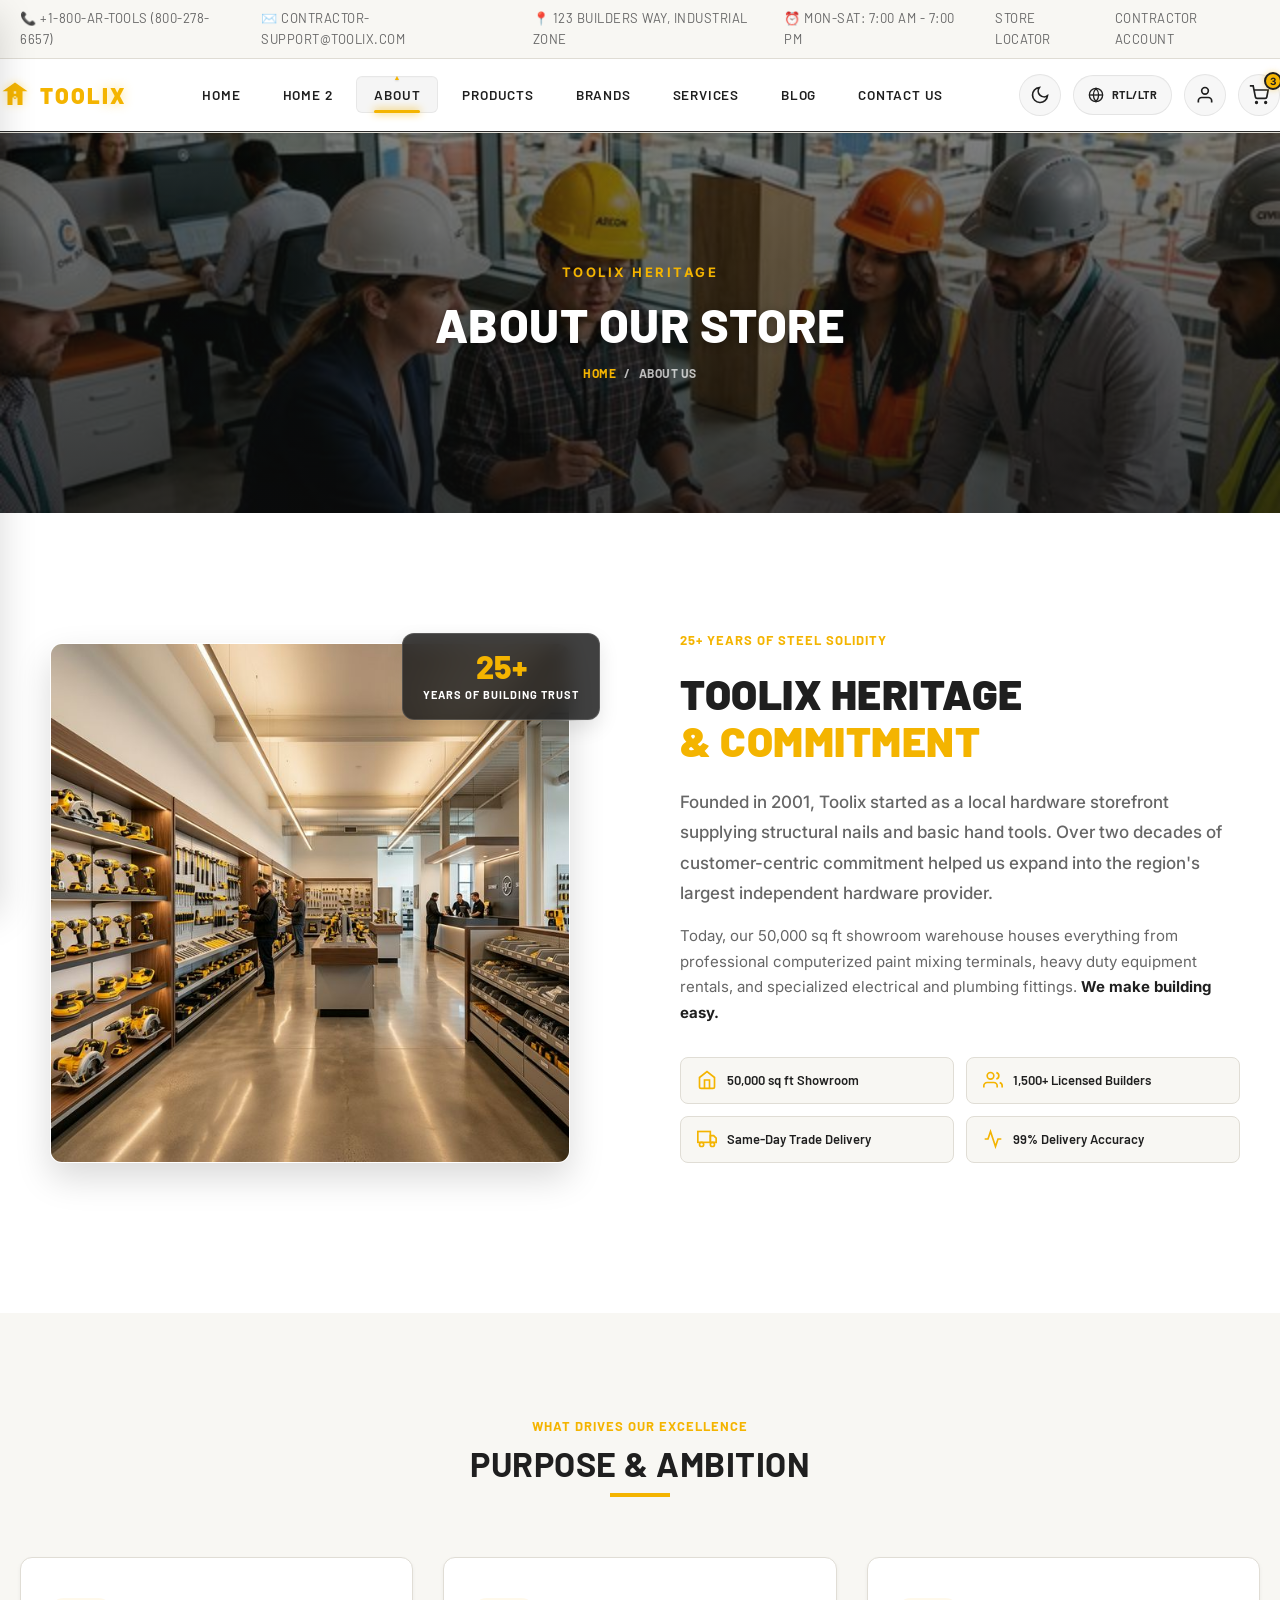
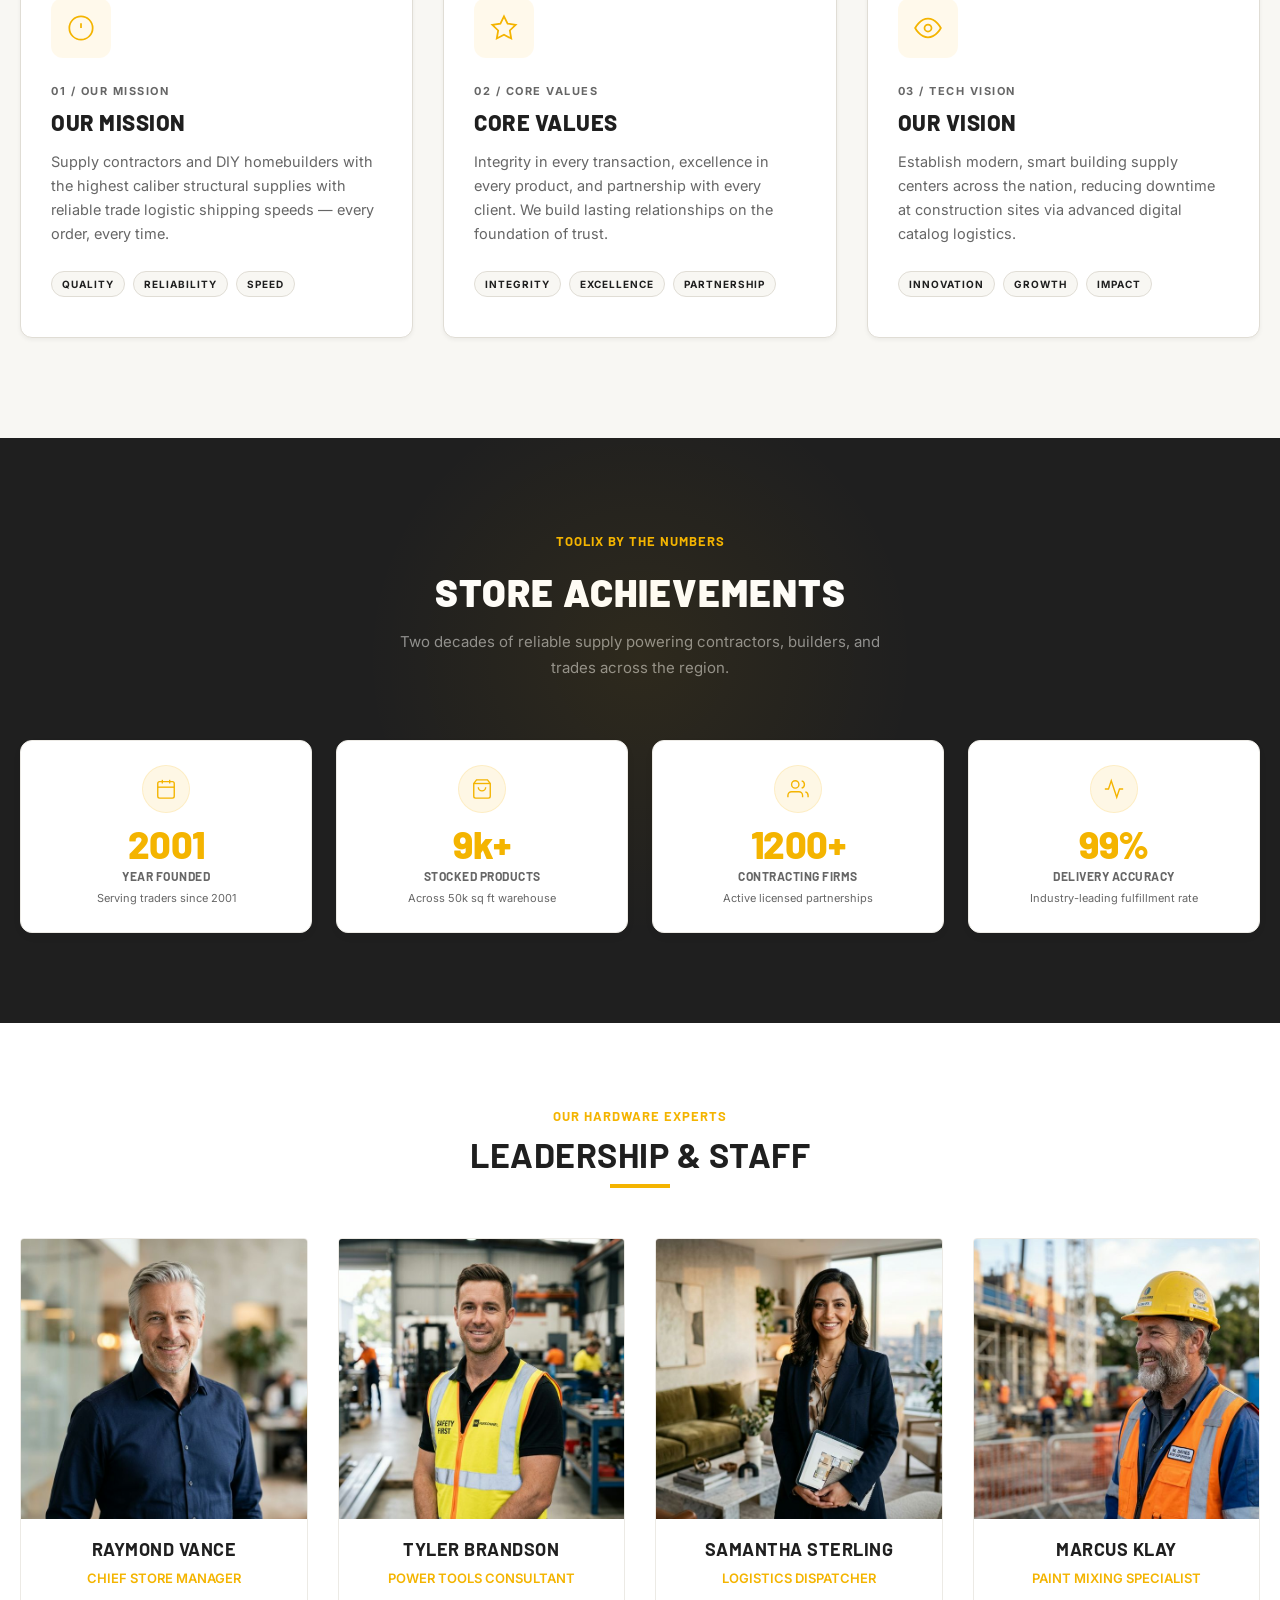
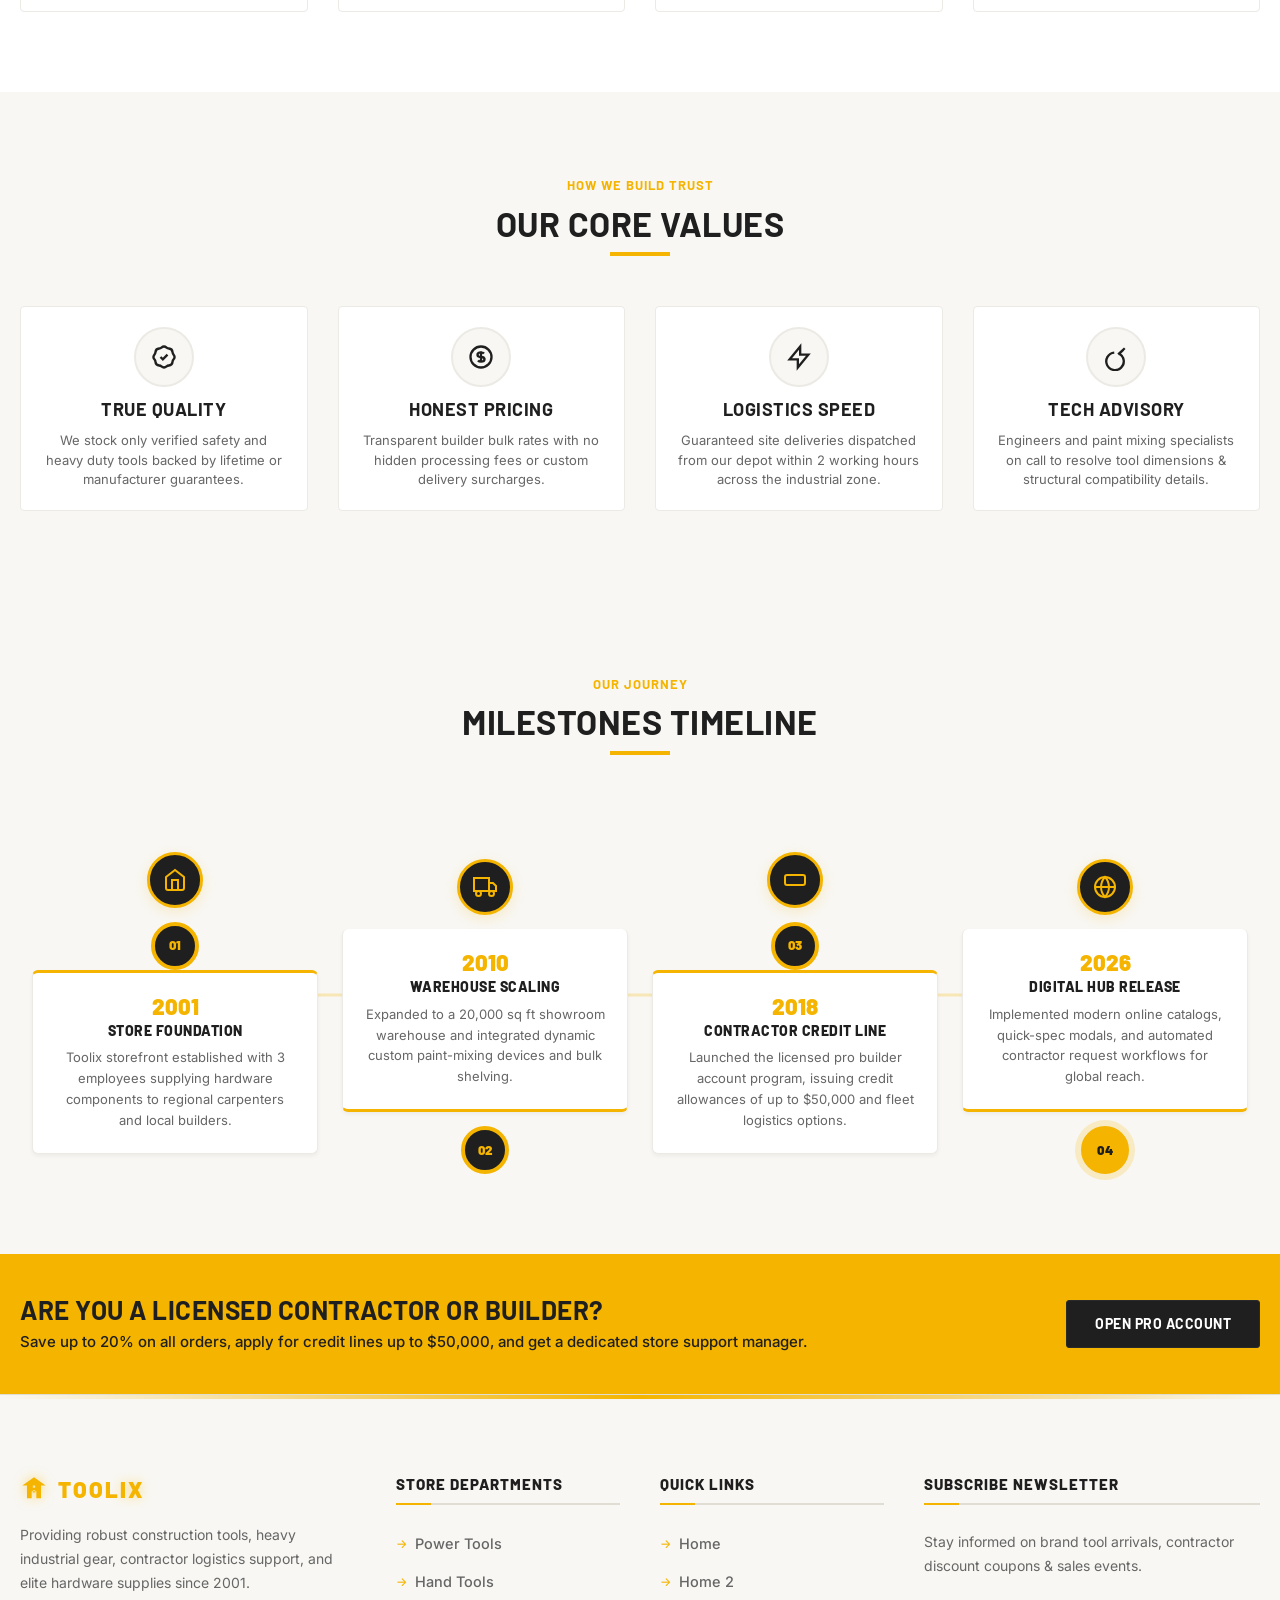
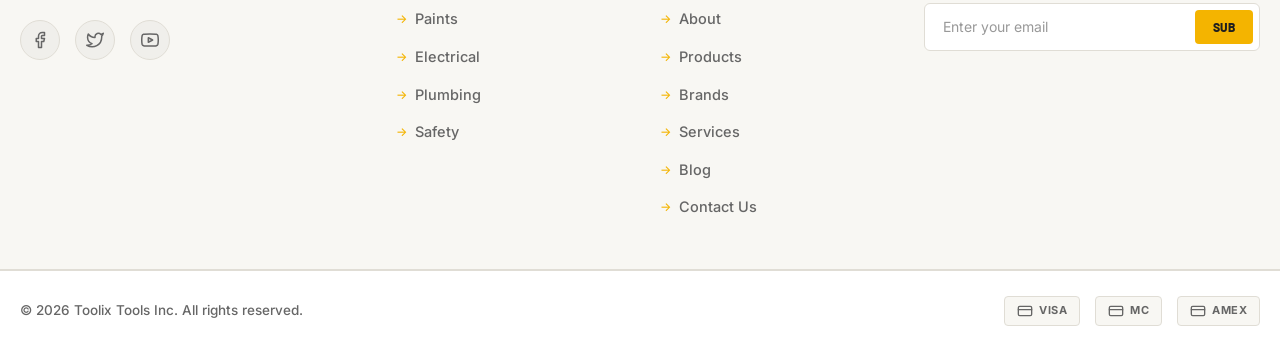
<file: about.html>
﻿<!DOCTYPE html>
<html lang="en">

<head>
    <meta charset="UTF-8">
    <meta name="viewport" content="width=device-width, initial-scale=1.0">
    <title>About Us | Toolix Hardware Store</title>
    <meta name="description"
        content="Learn about Toolix, our story since 2001, our mission, vision, our specialized hardware consultants, and contractor supply expertise.">
    <link rel="stylesheet" href="css/style.css">
    <script>
        // Apply theme/RTL early to prevent visual flicker
        if (localStorage.getItem('toolix-theme') === 'dark') {
            document.documentElement.classList.add('dark-mode');
        }
        if (localStorage.getItem('toolix-dir') === 'rtl') {
            document.documentElement.setAttribute('dir', 'rtl');
        }
    </script>
    <link rel="icon" type="image/svg+xml" href="favicon.svg">
    <link rel="apple-touch-icon" href="favicon.svg">
</head>

<body>

    <!-- Top Bar -->
    <div class="topbar">
        <div class="container topbar-content">
            <div class="topbar-info">
                <span>📞 +1-800-AR-TOOLS (800-278-6657)</span>
                <span>✉️ contractor-support@toolix.com</span>
                <span>📍 123 Builders Way, Industrial Zone</span>
            </div>
            <div class="topbar-links">
                <span>⏰ Mon-Sat: 7:00 AM - 7:00 PM</span>
                <a href="contact.html">Store Locator</a>
                <a href="services.html#contractor-portal">Contractor Account</a>
            </div>
        </div>
    </div>

    <!-- Header -->
    <header>
        <div class="container header-main">
            <!-- Logo -->
            <div class="logo-container">
                <a href="index.html" class="brand-logo" id="logoLink">
                    <svg class="brand-icon" viewBox="0 0 24 24">
                        <path d="M12 2L2 9h4v11h4v-6h4v6h4V9h4L12 2zm1 9h-2V9h2v2zm-2 2h2v2h-2v-2z" />
                    </svg>
                    <span class="toolix-brand">Tool<span class="brand-accent-letter">ix</span></span>
                </a>
            </div>

            <!-- Center: Main Navigation Menu -->
            <nav class="desktop-nav">
                <ul class="nav-links">
                    <li><a href="index.html">Home</a></li>
                    <li><a href="home2.html">Home 2</a></li>
                    <li class="active"><a href="about.html">About</a></li>
                    <li><a href="products.html">Products</a></li>
                    <li><a href="brands.html">Brands</a></li>
                    <li><a href="services.html">Services</a></li>
                    <li><a href="blog.html">Blog</a></li>
                    <li><a href="contact.html">Contact Us</a></li>
                </ul>
            </nav>

            <!-- Header Actions -->
            <div class="header-actions">
                <button class="header-action-btn" id="themeToggleBtn" title="Toggle Light/Dark Mode">
                    <svg viewBox="0 0 24 24" fill="none" stroke="currentColor" stroke-width="2" class="sun-icon"
                        style="display:none; width:20px; height:20px;">
                        <circle cx="12" cy="12" r="5"></circle>
                        <line x1="12" y1="1" x2="12" y2="3"></line>
                        <line x1="12" y1="21" x2="12" y2="23"></line>
                        <line x1="4.22" y1="4.22" x2="5.64" y2="5.64"></line>
                        <line x1="18.36" y1="18.36" x2="19.78" y2="19.78"></line>
                        <line x1="1" y1="12" x2="3" y2="12"></line>
                        <line x1="21" y1="12" x2="23" y2="12"></line>
                        <line x1="4.22" y1="19.78" x2="5.64" y2="18.36"></line>
                        <line x1="18.36" y1="5.64" x2="19.78" y2="4.22"></line>
                    </svg>
                    <svg viewBox="0 0 24 24" fill="none" stroke="currentColor" stroke-width="2" class="moon-icon"
                        style="width:20px; height:20px;">
                        <path d="M21 12.79A9 9 0 1 1 11.21 3 7 7 0 0 0 21 12.79z"></path>
                    </svg>
                </button>
                <button class="header-action-btn" id="rtlToggleBtn" title="Toggle RTL/LTR Direction">
                    <svg viewBox="0 0 24 24" fill="none" stroke="currentColor" stroke-width="2" class="lang-icon"
                        style="width:20px; height:20px;">
                        <circle cx="12" cy="12" r="10"></circle>
                        <line x1="2" y1="12" x2="22" y2="12"></line>
                        <path
                            d="M12 2a15.3 15.3 0 0 1 4 10 15.3 15.3 0 0 1-4 10 15.3 15.3 0 0 1-4-10 15.3 15.3 0 0 1 4-10z">
                        </path>
                    </svg>
                </button>
                <div class="user-menu-wrapper">
                    <button class="header-action-btn" id="userAccountBtn" title="User Account">
                        <svg viewBox="0 0 24 24" fill="none" stroke="currentColor" stroke-width="2"
                            style="width:20px; height:20px;">
                            <path d="M20 21v-2a4 4 0 0 0-4-4H8a4 4 0 0 0-4 4v2" />
                            <circle cx="12" cy="7" r="4" />
                        </svg>
                    </button>
                    <div class="user-dropdown" id="userDropdown">
                        <a href="login.html" class="dropdown-item">Log In</a>
                        <a href="signup.html" class="dropdown-item">Sign Up</a>
                    </div>
                </div>
                <a href="cart.html" class="header-action-btn" title="Your Cart">
                    <svg viewBox="0 0 24 24" fill="none" stroke="currentColor" stroke-width="2">
                        <circle cx="9" cy="21" r="1" />
                        <circle cx="20" cy="21" r="1" />
                        <path d="M1 1h4l2.68 13.39a2 2 0 0 0 2 1.61h9.72a2 2 0 0 0 2-1.61L23 6H6" />
                    </svg>
                    <span class="cart-count">3</span>
                </a>
                <!-- Burger menu link for Mobile screens -->
                <button class="burger-menu" id="burgerMenuBtn" aria-label="Open navigation menu">
                    <svg viewBox="0 0 24 24" fill="none" stroke="currentColor" stroke-width="2">
                        <line x1="3" y1="12" x2="21" y2="12"></line>
                        <line x1="3" y1="6" x2="21" y2="6"></line>
                        <line x1="3" y1="18" x2="21" y2="18"></line>
                    </svg>
                </button>
            </div>
        </div>
    </header>

    <!-- Mobile Navigation Sidebar Drawer -->
    <div class="mobile-menu-overlay" id="mobileOverlay"></div>
    <div class="mobile-nav" id="mobileNav">
        <div class="mobile-nav-header">
            <a href="index.html" class="brand-logo" style="font-size: 22px;">
                <svg class="brand-icon" style="width: 22px; height: 22px;" viewBox="0 0 24 24">
                    <path d="M12 2L2 9h4v11h4v-6h4v6h4V9h4L12 2zm1 9h-2V9h2v2zm-2 2h2v2h-2v-2z" />
                </svg>
                <span class="toolix-brand">Tool<span class="brand-accent-letter">ix</span></span>
            </a>
            <button class="mobile-close-btn" id="mobileCloseBtn">
                <svg viewBox="0 0 24 24" fill="none" stroke="currentColor" stroke-width="2">
                    <line x1="18" y1="6" x2="6" y2="18"></line>
                    <line x1="6" y1="6" x2="18" y2="18"></line>
                </svg>
            </button>
        </div>
        <ul class="mobile-menu-links">
            <li><a href="index.html">Home</a></li>
            <li><a href="home2.html">Home 2</a></li>
            <li><a href="about.html">About</a></li>
            <li><a href="products.html">Products</a></li>
            <li><a href="brands.html">Brands</a></li>
            <li><a href="services.html">Services</a></li>
            <li><a href="blog.html">Blog</a></li>
            <li><a href="contact.html">Contact Us</a></li>
        </ul>
        <div class="mobile-auth-section">
            <a href="login.html" class="mobile-auth-btn mobile-login-btn">
                <svg viewBox="0 0 24 24" fill="none" stroke="currentColor" stroke-width="2">
                    <path d="M15 3h4a2 2 0 0 1 2 2v14a2 2 0 0 1-2 2h-4" />
                    <polyline points="10 17 15 12 10 7" />
                    <line x1="15" y1="12" x2="3" y2="12" />
                </svg>
                Log In
            </a>
            <a href="signup.html" class="mobile-auth-btn mobile-signup-btn">
                <svg viewBox="0 0 24 24" fill="none" stroke="currentColor" stroke-width="2">
                    <path d="M16 21v-2a4 4 0 0 0-4-4H5a4 4 0 0 0-4 4v2" />
                    <circle cx="8.5" cy="7" r="4" />
                    <line x1="20" y1="8" x2="20" y2="14" />
                    <line x1="23" y1="11" x2="17" y2="11" />
                </svg>
                Sign Up
            </a>
        </div>
    </div>

    <!-- Page Header / Subpage Hero -->
    <section class="subpage-hero about-hero">
        <div class="container">
            <span class="subpage-hero-eyebrow">Toolix Heritage</span>
            <h1 class="subpage-hero-title">About Our Store</h1>

            <div class="subpage-hero-breadcrumbs">
                <a href="index.html">Home</a>
                <span>/</span>
                <span>About Us</span>
            </div>
        </div>
    </section>


    <!-- About Intro Section (Premium Redesign) -->
    <section class="about-intro-section fade-in">
        <div class="container">
            <div class="about-intro-grid">

                <!-- Left: Multi-Image collage -->
                <div class="about-intro-image-wrap">
                    <div class="about-img-collage">
                        <div class="about-img-main">
                            <img src="images/store_interior.png" alt="Toolix Store Showroom Floor" loading="lazy">
                        </div>

                        <div class="about-floating-card">
                            <div class="experience-year">25+</div>
                            <div class="experience-text">Years of Building Trust</div>
                        </div>
                    </div>
                </div>

                <!-- Right: Content Block -->
                <div class="about-intro-content">
                    <div class="about-content-inner">
                        <span class="section-subtitle">25+ Years of Steel Solidity</span>
                        <h2 class="about-heading">Toolix Heritage<br><span>&amp; Commitment</span></h2>

                        <p class="about-lead">Founded in 2001, Toolix started as a local hardware storefront supplying
                            structural nails and basic hand tools. Over two decades of customer-centric commitment
                            helped us expand into the region's largest independent hardware provider.</p>

                        <p class="about-desc">Today, our 50,000 sq ft showroom warehouse houses everything from
                            professional computerized paint mixing terminals, heavy duty equipment rentals, and
                            specialized electrical and plumbing fittings. <strong>We make building easy.</strong></p>

                        <!-- Feature Chips -->
                        <div class="about-features">
                            <div class="about-feature-chip">
                                <svg viewBox="0 0 24 24" fill="none" stroke="currentColor" stroke-width="2">
                                    <path d="M3 9l9-7 9 7v11a2 2 0 0 1-2 2H5a2 2 0 0 1-2-2z" />
                                    <polyline points="9 22 9 12 15 12 15 22" />
                                </svg>
                                <span>50,000 sq ft Showroom</span>
                            </div>
                            <div class="about-feature-chip">
                                <svg viewBox="0 0 24 24" fill="none" stroke="currentColor" stroke-width="2">
                                    <path d="M17 21v-2a4 4 0 0 0-4-4H5a4 4 0 0 0-4 4v2" />
                                    <circle cx="9" cy="7" r="4" />
                                    <path d="M23 21v-2a4 4 0 0 0-3-3.87" />
                                    <path d="M16 3.13a4 4 0 0 1 0 7.75" />
                                </svg>
                                <span>1,500+ Licensed Builders</span>
                            </div>
                            <div class="about-feature-chip">
                                <svg viewBox="0 0 24 24" fill="none" stroke="currentColor" stroke-width="2">
                                    <rect x="1" y="3" width="15" height="13" />
                                    <polygon points="16 8 20 8 23 11 23 16 16 16 16 8" />
                                    <circle cx="5.5" cy="18.5" r="2.5" />
                                    <circle cx="18.5" cy="18.5" r="2.5" />
                                </svg>
                                <span>Same-Day Trade Delivery</span>
                            </div>
                            <div class="about-feature-chip">
                                <svg viewBox="0 0 24 24" fill="none" stroke="currentColor" stroke-width="2">
                                    <polyline points="22 12 18 12 15 21 9 3 6 12 2 12" />
                                </svg>
                                <span>99% Delivery Accuracy</span>
                            </div>
                        </div>

                    </div>
                </div>

            </div>
        </div>
    </section>

    <!-- Mission & Vision Section (Redesigned) -->
    <section class="mv-section fade-in">
        <div class="container">
            <div class="mv-section-header">
                <span class="section-subtitle">What Drives Our Excellence</span>
                <h2 class="section-title">Purpose &amp; Ambition</h2>
            </div>
            <div class="mv-cards-grid">
                <!-- Mission -->
                <div class="mv-card mv-card--mission">
                    <div class="mv-card-icon">
                        <svg viewBox="0 0 24 24" fill="none" stroke="currentColor" stroke-width="1.5">
                            <circle cx="12" cy="12" r="10" />
                            <line x1="12" y1="8" x2="12" y2="12" />
                            <line x1="12" y1="16" x2="12.01" y2="16" />
                        </svg>
                    </div>
                    <div class="mv-card-tag">01 / Our Mission</div>
                    <h3>Our Mission</h3>
                    <p>Supply contractors and DIY homebuilders with the highest caliber structural supplies with
                        reliable trade logistic shipping speeds — every order, every time.</p>
                    <div class="mv-card-footer">
                        <span>Quality</span><span>Reliability</span><span>Speed</span>
                    </div>
                </div>
                <!-- Core Value -->
                <div class="mv-card mv-card--values">
                    <div class="mv-card-icon">
                        <svg viewBox="0 0 24 24" fill="none" stroke="currentColor" stroke-width="1.5">
                            <polygon
                                points="12 2 15.09 8.26 22 9.27 17 14.14 18.18 21.02 12 17.77 5.82 21.02 7 14.14 2 9.27 8.91 8.26 12 2" />
                        </svg>
                    </div>
                    <div class="mv-card-tag">02 / Core Values</div>
                    <h3>Core Values</h3>
                    <p>Integrity in every transaction, excellence in every product, and partnership with every client.
                        We build lasting relationships on the foundation of trust.</p>
                    <div class="mv-card-footer">
                        <span>Integrity</span><span>Excellence</span><span>Partnership</span>
                    </div>
                </div>
                <!-- Vision -->
                <div class="mv-card mv-card--vision">
                    <div class="mv-card-icon">
                        <svg viewBox="0 0 24 24" fill="none" stroke="currentColor" stroke-width="1.5">
                            <path d="M1 12s4-8 11-8 11 8 11 8-4 8-11 8-11-8-11-8z" />
                            <circle cx="12" cy="12" r="3" />
                        </svg>
                    </div>
                    <div class="mv-card-tag">03 / Tech Vision</div>
                    <h3>Our Vision</h3>
                    <p>Establish modern, smart building supply centers across the nation, reducing downtime at
                        construction sites via advanced digital catalog logistics.</p>
                    <div class="mv-card-footer">
                        <span>Innovation</span><span>Growth</span><span>Impact</span>
                    </div>
                </div>
            </div>
        </div>
    </section>

    <!-- Stats Section (Redesigned) -->
    <section class="stats-section fade-in">
        <div class="stats-bg-strip"></div>
        <div class="container">
            <div class="stats-section-header">
                <span class="section-subtitle">Toolix By The Numbers</span>
                <h2>Store Achievements</h2>
                <p>Two decades of reliable supply powering contractors, builders, and trades across the region.</p>
            </div>
            <div class="stats-grid">
                <div class="stat-item">
                    <div class="stat-icon">
                        <svg viewBox="0 0 24 24" fill="none" stroke="currentColor" stroke-width="1.5">
                            <rect x="3" y="4" width="18" height="18" rx="2" />
                            <line x1="16" y1="2" x2="16" y2="6" />
                            <line x1="8" y1="2" x2="8" y2="6" />
                            <line x1="3" y1="10" x2="21" y2="10" />
                        </svg>
                    </div>
                    <div class="stat-number" data-target="2001" data-suffix="">0</div>
                    <div class="stat-label">Year Founded</div>
                    <div class="stat-desc">Serving traders since 2001</div>
                </div>
                <div class="stat-item">
                    <div class="stat-icon">
                        <svg viewBox="0 0 24 24" fill="none" stroke="currentColor" stroke-width="1.5">
                            <path d="M6 2L3 6v14a2 2 0 002 2h14a2 2 0 002-2V6l-3-4z" />
                            <line x1="3" y1="6" x2="21" y2="6" />
                            <path d="M16 10a4 4 0 01-8 0" />
                        </svg>
                    </div>
                    <div class="stat-number" data-target="15" data-suffix="k+">0</div>
                    <div class="stat-label">Stocked Products</div>
                    <div class="stat-desc">Across 50k sq ft warehouse</div>
                </div>
                <div class="stat-item">
                    <div class="stat-icon">
                        <svg viewBox="0 0 24 24" fill="none" stroke="currentColor" stroke-width="1.5">
                            <path d="M17 21v-2a4 4 0 00-4-4H5a4 4 0 00-4 4v2" />
                            <circle cx="9" cy="7" r="4" />
                            <path d="M23 21v-2a4 4 0 00-3-3.87" />
                            <path d="M16 3.13a4 4 0 010 7.75" />
                        </svg>
                    </div>
                    <div class="stat-number" data-target="1200" data-suffix="+">0</div>
                    <div class="stat-label">Contracting Firms</div>
                    <div class="stat-desc">Active licensed partnerships</div>
                </div>
                <div class="stat-item">
                    <div class="stat-icon">
                        <svg viewBox="0 0 24 24" fill="none" stroke="currentColor" stroke-width="1.5">
                            <polyline points="22 12 18 12 15 21 9 3 6 12 2 12" />
                        </svg>
                    </div>
                    <div class="stat-number" data-target="99" data-suffix="%">0</div>
                    <div class="stat-label">Delivery Accuracy</div>
                    <div class="stat-desc">Industry-leading fulfillment rate</div>
                </div>
            </div>
        </div>
    </section>

    <!-- Team Members section (Redesigned) -->
    <section class="section-padding fade-in">
        <div class="container">
            <div class="section-title-wrap">
                <span class="section-subtitle">Our Hardware Experts</span>
                <h2 class="section-title">Leadership &amp; Staff</h2>
            </div>

            <div class="team-grid">
                <!-- 1 -->
                <div class="team-card">
                    <div class="team-image">
                        <img src="images/staff_raymond.png" alt="Raymond Vance – Chief Store Manager" />
                        <div class="team-social-overlay">
                            <a href="#" class="team-social-btn" aria-label="LinkedIn">
                                <svg viewBox="0 0 24 24" fill="none" stroke="currentColor" stroke-width="2">
                                    <path
                                        d="M16 8a6 6 0 0 1 6 6v7h-4v-7a2 2 0 0 0-2-2 2 2 0 0 0-2 2v7h-4v-7a6 6 0 0 1 6-6z">
                                    </path>
                                    <rect x="2" y="9" width="4" height="12"></rect>
                                    <circle cx="4" cy="4" r="2"></circle>
                                </svg>
                            </a>
                            <a href="mailto:raymond@toolix.com" class="team-social-btn" aria-label="Email">
                                <svg viewBox="0 0 24 24" fill="none" stroke="currentColor" stroke-width="2">
                                    <path
                                        d="M4 4h16c1.1 0 2 .9 2 2v12c0 1.1-.9 2-2 2H4c-1.1 0-2-.9-2-2V6c0-1.1.9-2 2-2z">
                                    </path>
                                    <polyline points="22,6 12,13 2,6"></polyline>
                                </svg>
                            </a>
                        </div>
                    </div>
                    <div class="team-info">
                        <h4>Raymond Vance</h4>
                        <span>Chief Store Manager</span>
                    </div>
                </div>
                <!-- 2 -->
                <div class="team-card">
                    <div class="team-image">
                        <img src="images/staff_tyler.png" alt="Tyler Brandson – Power Tools Consultant" />
                        <div class="team-social-overlay">
                            <a href="#" class="team-social-btn" aria-label="LinkedIn">
                                <svg viewBox="0 0 24 24" fill="none" stroke="currentColor" stroke-width="2">
                                    <path
                                        d="M16 8a6 6 0 0 1 6 6v7h-4v-7a2 2 0 0 0-2-2 2 2 0 0 0-2 2v7h-4v-7a6 6 0 0 1 6-6z">
                                    </path>
                                    <rect x="2" y="9" width="4" height="12"></rect>
                                    <circle cx="4" cy="4" r="2"></circle>
                                </svg>
                            </a>
                            <a href="mailto:tyler@toolix.com" class="team-social-btn" aria-label="Email">
                                <svg viewBox="0 0 24 24" fill="none" stroke="currentColor" stroke-width="2">
                                    <path
                                        d="M4 4h16c1.1 0 2 .9 2 2v12c0 1.1-.9 2-2 2H4c-1.1 0-2-.9-2-2V6c0-1.1.9-2 2-2z">
                                    </path>
                                    <polyline points="22,6 12,13 2,6"></polyline>
                                </svg>
                            </a>
                        </div>
                    </div>
                    <div class="team-info">
                        <h4>Tyler Brandson</h4>
                        <span>Power Tools Consultant</span>
                    </div>
                </div>
                <!-- 3 -->
                <div class="team-card">
                    <div class="team-image">
                        <img src="images/staff_samantha.png" alt="Samantha Sterling – Logistics Dispatcher" />
                        <div class="team-social-overlay">
                            <a href="#" class="team-social-btn" aria-label="LinkedIn">
                                <svg viewBox="0 0 24 24" fill="none" stroke="currentColor" stroke-width="2">
                                    <path
                                        d="M16 8a6 6 0 0 1 6 6v7h-4v-7a2 2 0 0 0-2-2 2 2 0 0 0-2 2v7h-4v-7a6 6 0 0 1 6-6z">
                                    </path>
                                    <rect x="2" y="9" width="4" height="12"></rect>
                                    <circle cx="4" cy="4" r="2"></circle>
                                </svg>
                            </a>
                            <a href="mailto:samantha@toolix.com" class="team-social-btn" aria-label="Email">
                                <svg viewBox="0 0 24 24" fill="none" stroke="currentColor" stroke-width="2">
                                    <path
                                        d="M4 4h16c1.1 0 2 .9 2 2v12c0 1.1-.9 2-2 2H4c-1.1 0-2-.9-2-2V6c0-1.1.9-2 2-2z">
                                    </path>
                                    <polyline points="22,6 12,13 2,6"></polyline>
                                </svg>
                            </a>
                        </div>
                    </div>
                    <div class="team-info">
                        <h4>Samantha Sterling</h4>
                        <span>Logistics Dispatcher</span>
                    </div>
                </div>
                <!-- 4 -->
                <div class="team-card">
                    <div class="team-image">
                        <img src="images/staff_marcus_k.png" alt="Marcus Klay – Paint Mixing Specialist" />
                        <div class="team-social-overlay">
                            <a href="#" class="team-social-btn" aria-label="LinkedIn">
                                <svg viewBox="0 0 24 24" fill="none" stroke="currentColor" stroke-width="2">
                                    <path
                                        d="M16 8a6 6 0 0 1 6 6v7h-4v-7a2 2 0 0 0-2-2 2 2 0 0 0-2 2v7h-4v-7a6 6 0 0 1 6-6z">
                                    </path>
                                    <rect x="2" y="9" width="4" height="12"></rect>
                                    <circle cx="4" cy="4" r="2"></circle>
                                </svg>
                            </a>
                            <a href="mailto:marcus@toolix.com" class="team-social-btn" aria-label="Email">
                                <svg viewBox="0 0 24 24" fill="none" stroke="currentColor" stroke-width="2">
                                    <path
                                        d="M4 4h16c1.1 0 2 .9 2 2v12c0 1.1-.9 2-2 2H4c-1.1 0-2-.9-2-2V6c0-1.1.9-2 2-2z">
                                    </path>
                                    <polyline points="22,6 12,13 2,6"></polyline>
                                </svg>
                            </a>
                        </div>
                    </div>
                    <div class="team-info">
                        <h4>Marcus Klay</h4>
                        <span>Paint Mixing Specialist</span>
                    </div>
                </div>
            </div>
        </div>
    </section>

    <!-- SECTION 5: Core Values -->
    <section class="section-padding bg-beige fade-in">
        <div class="container">
            <div class="section-title-wrap">
                <span class="section-subtitle">How We Build Trust</span>
                <h2 class="section-title">Our Core Values</h2>
            </div>

            <div class="values-grid">
                <div class="value-card">
                    <div class="value-icon">
                        <svg fill="none" stroke="currentColor" stroke-width="2" viewBox="0 0 24 24">
                            <path
                                d="M9 12l2 2 4-4M7.835 4.697a3.42 3.42 0 001.946-.806 3.42 3.42 0 014.438 0 3.42 3.42 0 001.946.806 3.42 3.42 0 013.138 3.138 3.42 3.42 0 00.806 1.946 3.42 3.42 0 010 4.438 3.42 3.42 0 00-.806 1.946 3.42 3.42 0 01-3.138 3.138 3.42 3.42 0 00-1.946.806 3.42 3.42 0 01-4.438 0 3.42 3.42 0 00-1.946-.806 3.42 3.42 0 01-3.138-3.138 3.42 3.42 0 00-.806-1.946 3.42 3.42 0 010-4.438 3.42 3.42 0 00.806-1.946 3.42 3.42 0 013.138-3.138z" />
                        </svg>
                    </div>
                    <h3>True Quality</h3>
                    <p>We stock only verified safety and heavy duty tools backed by lifetime or manufacturer guarantees.
                    </p>
                </div>

                <div class="value-card">
                    <div class="value-icon">
                        <svg fill="none" stroke="currentColor" stroke-width="2" viewBox="0 0 24 24">
                            <path
                                d="M12 8c-1.657 0-3 .895-3 2s1.343 2 3 2 3 .895 3 2-1.343 2-3 2m0-8c1.11 0 2.08.402 2.599 1M12 8V7m0 1v8m0 0v1m0-1c-1.11 0-2.08-.402-2.599-1M21 12a9 9 0 11-18 0 9 9 0 0118 0z" />
                        </svg>
                    </div>
                    <h3>Honest Pricing</h3>
                    <p>Transparent builder bulk rates with no hidden processing fees or custom delivery surcharges.</p>
                </div>

                <div class="value-card">
                    <div class="value-icon">
                        <svg fill="none" stroke="currentColor" stroke-width="2" viewBox="0 0 24 24">
                            <path d="M13 10V3L4 14h7v7l9-11h-7z" />
                        </svg>
                    </div>
                    <h3>Logistics Speed</h3>
                    <p>Guaranteed site deliveries dispatched from our depot within 2 working hours across the industrial
                        zone.</p>
                </div>

                <div class="value-card">
                    <div class="value-icon">
                        <svg fill="none" stroke="currentColor" stroke-width="2" viewBox="0 0 24 24">
                            <path d="M18.364 5.636l-3.536 3.536m0 0A7.5 7.5 0 1110.5 8.25m3.328 1.48L19.5 4.5" />
                        </svg>
                    </div>
                    <h3>Tech Advisory</h3>
                    <p>Engineers and paint mixing specialists on call to resolve tool dimensions & structural
                        compatibility details.</p>
                </div>
            </div>
        </div>
    </section>

    <!-- SECTION 6: Key Milestones Timeline -->
    <section class="section-padding milestone-section fade-in">
        <div class="container">
            <div class="section-title-wrap">
                <span class="section-subtitle">Our Journey</span>
                <h2 class="section-title">Milestones Timeline</h2>
            </div>

            <div class="milestones-track">

                <!-- Line -->
                <div class="milestones-line"></div>

                <!-- Card 1 -->
                <div class="milestone-card ms-card-top">
                    <div class="ms-icon-wrap">
                        <svg fill="none" stroke="currentColor" stroke-width="2" viewBox="0 0 24 24">
                            <path d="M3 9l9-7 9 7v11a2 2 0 0 1-2 2H5a2 2 0 0 1-2-2z" />
                            <polyline points="9 22 9 12 15 12 15 22" />
                        </svg>
                    </div>
                    <div class="ms-dot"><span>01</span></div>
                    <div class="ms-body">
                        <span class="ms-year">2001</span>
                        <h3 class="ms-title">Store Foundation</h3>
                        <p class="ms-desc">Toolix storefront established with 3 employees supplying hardware components
                            to regional carpenters and local builders.</p>
                    </div>
                </div>

                <!-- Card 2 -->
                <div class="milestone-card ms-card-bottom">
                    <div class="ms-body ms-body-bottom">
                        <span class="ms-year">2010</span>
                        <h3 class="ms-title">Warehouse Scaling</h3>
                        <p class="ms-desc">Expanded to a 20,000 sq ft showroom warehouse and integrated dynamic custom
                            paint-mixing devices and bulk shelving.</p>
                    </div>
                    <div class="ms-dot"><span>02</span></div>
                    <div class="ms-icon-wrap ms-icon-bottom">
                        <svg fill="none" stroke="currentColor" stroke-width="2" viewBox="0 0 24 24">
                            <rect x="1" y="3" width="15" height="13" />
                            <polygon points="16 8 20 8 23 11 23 16 16 16 16 8" />
                            <circle cx="5.5" cy="18.5" r="2.5" />
                            <circle cx="18.5" cy="18.5" r="2.5" />
                        </svg>
                    </div>
                </div>

                <!-- Card 3 -->
                <div class="milestone-card ms-card-top">
                    <div class="ms-icon-wrap">
                        <svg fill="none" stroke="currentColor" stroke-width="2" viewBox="0 0 24 24">
                            <path d="M20 7H4a2 2 0 0 0-2 2v6a2 2 0 0 0 2 2h16a2 2 0 0 0 2-2V9a2 2 0 0 0-2-2z" />
                            <line x1="12" y1="12" x2="12" y2="12" />
                            <path d="M6 12h.01M12 12h.01M18 12h.01" />
                        </svg>
                    </div>
                    <div class="ms-dot"><span>03</span></div>
                    <div class="ms-body">
                        <span class="ms-year">2018</span>
                        <h3 class="ms-title">Contractor Credit Line</h3>
                        <p class="ms-desc">Launched the licensed pro builder account program, issuing credit allowances
                            of up to $50,000 and fleet logistics options.</p>
                    </div>
                </div>

                <!-- Card 4 -->
                <div class="milestone-card ms-card-bottom">
                    <div class="ms-body ms-body-bottom">
                        <span class="ms-year">2026</span>
                        <h3 class="ms-title">Digital Hub Release</h3>
                        <p class="ms-desc">Implemented modern online catalogs, quick-spec modals, and automated
                            contractor request workflows for global reach.</p>
                    </div>
                    <div class="ms-dot ms-dot-active"><span>04</span></div>
                    <div class="ms-icon-wrap ms-icon-bottom">
                        <svg fill="none" stroke="currentColor" stroke-width="2" viewBox="0 0 24 24">
                            <circle cx="12" cy="12" r="10" />
                            <line x1="2" y1="12" x2="22" y2="12" />
                            <path
                                d="M12 2a15.3 15.3 0 0 1 4 10 15.3 15.3 0 0 1-4 10 15.3 15.3 0 0 1-4-10 15.3 15.3 0 0 1 4-10z" />
                        </svg>
                    </div>
                </div>

            </div>
        </div>
    </section>

    <!-- SECTION 7: Contractor CTA Bar -->
    <div class="cta-banner">
        <div class="container cta-banner-content">
            <div class="cta-banner-text">
                <h2>Are You a Licensed Contractor or Builder?</h2>
                <p>Save up to 20% on all orders, apply for credit lines up to $50,000, and get a dedicated store support
                    manager.</p>
            </div>
            <a href="contact.html" class="btn btn-dark">Open Pro Account</a>
        </div>
    </div>

    <!-- Footer -->
    <footer>
        <div class="footer-top">
            <div class="container footer-grid">
                <!-- 1 -->
                <div class="footer-widget">
                    <a href="index.html" class="footer-logo">
                        <svg class="footer-logo-svg" viewBox="0 0 24 24">
                            <path d="M12 2L2 9h4v11h4v-6h4v6h4V9h4L12 2zm1 9h-2V9h2v2zm-2 2h2v2h-2v-2z" />
                        </svg>
                        <span class="toolix-brand">Tool<span class="brand-accent-letter">ix</span></span>
                    </a>
                    <p>Providing robust construction tools, heavy industrial gear, contractor logistics support, and
                        elite hardware supplies since 2001.</p>
                    <div class="social-links">
                        <a href="https://facebook.com" target="_blank" class="social-btn" aria-label="Facebook">
                            <svg viewBox="0 0 24 24" fill="none" stroke="currentColor" stroke-width="2"
                                stroke-linecap="round" stroke-linejoin="round">
                                <path d="M18 2h-3a5 5 0 0 0-5 5v3H7v4h3v8h4v-8h3l1-4h-4V7a1 1 0 0 1 1-1h3z"></path>
                            </svg>
                        </a>
                        <a href="https://twitter.com" target="_blank" class="social-btn" aria-label="Twitter">
                            <svg viewBox="0 0 24 24" fill="none" stroke="currentColor" stroke-width="2"
                                stroke-linecap="round" stroke-linejoin="round">
                                <path
                                    d="M23 3a10.9 10.9 0 0 1-3.14 1.53 4.48 4.48 0 0 0-7.86 3v1A10.66 10.66 0 0 1 3 4s-4 9 5 13a11.64 11.64 0 0 1-7 2c9 5 20 0 20-11.5a4.5 4.5 0 0 0-.08-.83A7.72 7.72 0 0 0 23 3z">
                                </path>
                            </svg>
                        </a>
                        <a href="https://youtube.com" target="_blank" class="social-btn" aria-label="YouTube">
                            <svg viewBox="0 0 24 24" fill="none" stroke="currentColor" stroke-width="2"
                                stroke-linecap="round" stroke-linejoin="round">
                                <path
                                    d="M22.54 6.42a2.78 2.78 0 0 0-1.95-1.96C18.88 4 12 4 12 4s-6.88 0-8.59.46A2.78 2.78 0 0 0 1.46 6.42 29 29 0 0 0 1 12a29 29 0 0 0 .46 5.58 2.78 2.78 0 0 0 1.95 1.96C5.12 20 12 20 12 20s6.88 0 8.59-.46a2.78 2.78 0 0 0 1.95-1.96A29 29 0 0 0 23 12a29 29 0 0 0-.46-5.58z">
                                </path>
                                <polygon points="9.75 15.02 15.5 12 9.75 8.98 9.75 15.02"></polygon>
                            </svg>
                        </a>
                    </div>
                </div>
                <!-- 2 -->
                <div class="footer-widget">
                    <h3>Store Departments</h3>
                    <ul>
                        <li><a href="products.html?category=powertools">Power Tools</a></li>
                        <li><a href="products.html?category=handtools">Hand Tools</a></li>
                        <li><a href="products.html?category=paints">Paints</a></li>
                        <li><a href="products.html?category=electrical">Electrical</a></li>
                        <li><a href="products.html?category=plumbing">Plumbing</a></li>
                        <li><a href="products.html?category=safety">Safety</a></li>
                    </ul>
                </div>
                <!-- 3 -->
                <div class="footer-widget">
                    <h3>Quick Links</h3>
                    <ul>
                        <li><a href="index.html">Home</a></li>
                        <li><a href="home2.html">Home 2</a></li>
                        <li><a href="about.html">About</a></li>
                        <li><a href="products.html">Products</a></li>
                        <li><a href="brands.html">Brands</a></li>
                        <li><a href="services.html">Services</a></li>
                        <li><a href="blog.html">Blog</a></li>
                        <li><a href="contact.html">Contact Us</a></li>
                    </ul>
                </div>
                <!-- 4 -->
                <div class="footer-widget">
                    <h3>Subscribe Newsletter</h3>
                    <p class="footer-newsletter">Stay informed on brand tool arrivals, contractor discount coupons &
                        sales events.</p>
                    <form class="newsletter-form">
                        <input type="email" placeholder="Enter your email" required>
                        <button type="submit">SUB</button>
                    </form>
                </div>
            </div>
        </div>
        <div class="footer-bottom bg-dark">
            <div class="container footer-bottom-content">
                <p>&copy; 2026 Toolix Tools Inc. All rights reserved.</p>
                <div class="footer-payment">
                    <span class="payment-card" title="Visa">
                        <svg viewBox="0 0 24 24" fill="none" stroke="currentColor" stroke-width="2"
                            stroke-linecap="round" stroke-linejoin="round">
                            <rect x="2" y="5" width="20" height="14" rx="2"></rect>
                            <line x1="2" y1="10" x2="22" y2="10"></line>
                        </svg>
                        VISA
                    </span>
                    <span class="payment-card" title="Mastercard">
                        <svg viewBox="0 0 24 24" fill="none" stroke="currentColor" stroke-width="2"
                            stroke-linecap="round" stroke-linejoin="round">
                            <rect x="2" y="5" width="20" height="14" rx="2"></rect>
                            <line x1="2" y1="10" x2="22" y2="10"></line>
                        </svg>
                        MC
                    </span>
                    <span class="payment-card" title="American Express">
                        <svg viewBox="0 0 24 24" fill="none" stroke="currentColor" stroke-width="2"
                            stroke-linecap="round" stroke-linejoin="round">
                            <rect x="2" y="5" width="20" height="14" rx="2"></rect>
                            <line x1="2" y1="10" x2="22" y2="10"></line>
                        </svg>
                        AMEX
                    </span>
                </div>
            </div>
        </div>
    </footer>

    <!-- Scroll to Top Button -->
    <button class="scroll-top" aria-label="Scroll back to top">
        <svg viewBox="0 0 24 24" fill="none" stroke="currentColor" stroke-width="2">
            <polyline points="18 15 12 9 6 15"></polyline>
        </svg>
    </button>

    <script src="js/script.js"></script>
</body>

</html>
</file>
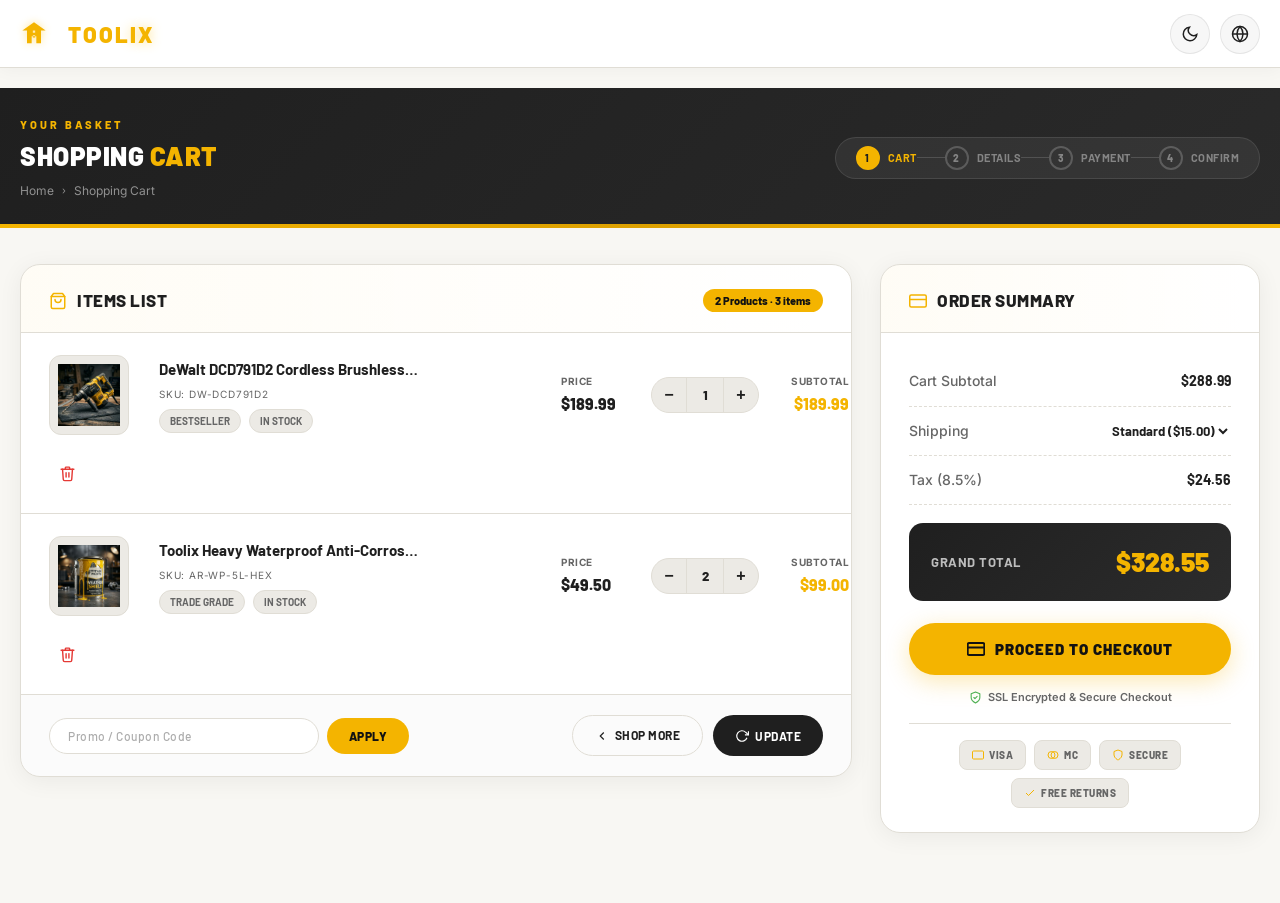
<file: cart.html>
﻿<!DOCTYPE html>
<html lang="en">

<head>
    <meta charset="UTF-8">
    <meta name="viewport" content="width=device-width, initial-scale=1.0">
    <title>Your Shopping Cart | Toolix Tools &amp; Hardware</title>
    <meta name="description"
        content="Review your selected trade-grade tools, building materials, and hardware gear. Apply discount codes and proceed securely to contractor checkout.">
    <link rel="stylesheet" href="css/style.css">
    <script>
        if (localStorage.getItem('toolix-theme') === 'dark') document.documentElement.classList.add('dark-mode');
        if (localStorage.getItem('toolix-dir') === 'rtl') document.documentElement.setAttribute('dir', 'rtl');
    </script>
    <style>
        /* ── Base Reset ── */
        *,
        *::before,
        *::after {
            box-sizing: border-box;
        }

        body {
            display: flex;
            flex-direction: column;
            min-height: 100vh;
            background: var(--bg-light);
            color: var(--dark);
            transition: background 0.3s ease, color 0.3s ease;
            font-family: var(--font-secondary);
            margin: 0;
            padding: 0;
            overflow-x: hidden;
        }

        /* ── Simplified Header ── */
        .simplified-header {
            position: fixed;
            top: 0;
            left: 0;
            width: 100%;
            height: 68px;
            background: var(--light);
            border-bottom: 1px solid var(--gray-border);
            z-index: 1000;
            display: flex;
            align-items: center;
            box-shadow: 0 2px 16px rgba(0, 0, 0, 0.04);
            backdrop-filter: blur(8px);
        }

        .dark-mode .simplified-header {
            box-shadow: 0 2px 16px rgba(0, 0, 0, 0.25);
        }

        .simplified-header .container {
            display: flex;
            justify-content: space-between;
            align-items: center;
            width: 100%;
            max-width: 1320px;
            margin: 0 auto;
            padding: 0 20px;
        }

        .simplified-brand {
            display: flex;
            align-items: center;
            gap: 10px;
            text-decoration: none;
            color: var(--dark) !important;
            font-family: var(--font-primary);
            font-size: 24px;
            font-weight: 800;
            text-transform: uppercase;
            letter-spacing: 0.5px;
        }

        .dark-mode .simplified-brand {
            color: #fff !important;
        }

        .simplified-brand svg {
            width: 28px;
            height: 28px;
            fill: var(--primary);
            transition: transform 0.3s;
        }

        .simplified-brand:hover svg {
            transform: scale(1.08) rotate(-5deg);
        }

        .simplified-actions {
            display: flex;
            align-items: center;
            gap: 10px;
        }

        .simplified-btn {
            background: rgba(0, 0, 0, 0.03) !important;
            border: 1px solid rgba(0, 0, 0, 0.08) !important;
            width: 40px;
            height: 40px;
            border-radius: 50%;
            cursor: pointer;
            display: flex;
            align-items: center;
            justify-content: center;
            transition: all 0.3s ease;
            color: #1F1F1F !important;
        }

        .simplified-btn svg {
            width: 18px;
            height: 18px;
            stroke: #1F1F1F !important;
            fill: none !important;
            transition: all 0.3s;
        }

        .simplified-btn:hover {
            border-color: var(--primary) !important;
            background: rgba(244, 180, 0, 0.08) !important;
            transform: translateY(-2px);
        }

        .simplified-btn:hover svg {
            stroke: var(--primary) !important;
        }

        .dark-mode .simplified-btn {
            background: rgba(255, 255, 255, 0.08) !important;
            border-color: rgba(255, 255, 255, 0.15) !important;
        }

        .dark-mode .simplified-btn svg {
            stroke: #fff !important;
        }

        .dark-mode .simplified-btn:hover {
            background: rgba(244, 180, 0, 0.18) !important;
            border-color: var(--primary) !important;
        }

        #themeToggleBtn:hover svg {
            transform: rotate(45deg) scale(1.1);
        }

        #rtlToggleBtn:hover svg {
            transform: rotate(180deg) scale(1.1);
        }

        /* ── Page shell ── */
        .cart-page {
            padding: 88px 0 70px;
            flex: 1;
        }

        .cart-page .container {
            max-width: 1280px;
            margin: 0 auto;
            padding: 0 20px;
        }

        /* ── Hero strip ── */
        .cart-hero {
            background: linear-gradient(135deg, var(--dark) 0%, #2a2a2a 100%);
            padding: 28px 0;
            margin-bottom: 36px;
            position: relative;
            overflow: hidden;
        }

        .cart-hero::after {
            content: '';
            position: absolute;
            bottom: 0;
            left: 0;
            right: 0;
            height: 4px;
            background: linear-gradient(90deg, var(--primary), var(--primary-hover), var(--primary));
        }

        .cart-hero .container {
            display: flex;
            align-items: center;
            justify-content: space-between;
            flex-wrap: wrap;
            gap: 12px;
        }

        .cart-hero-left {
            display: flex;
            flex-direction: column;
            gap: 4px;
        }

        .cart-hero-eyebrow {
            font-family: var(--font-primary);
            font-size: 11px;
            font-weight: 800;
            text-transform: uppercase;
            letter-spacing: 3px;
            color: var(--primary);
            margin-bottom: 2px;
        }

        .cart-hero-title {
            font-family: var(--font-primary);
            font-size: 26px;
            font-weight: 900;
            text-transform: uppercase;
            color: #fff;
            letter-spacing: 0.5px;
            margin: 0;
        }

        .cart-hero-title span {
            color: var(--primary);
        }

        .cart-hero-breadcrumb {
            display: flex;
            align-items: center;
            gap: 8px;
            font-size: 12px;
            color: rgba(255, 255, 255, 0.5);
            margin-top: 6px;
        }

        .cart-hero-breadcrumb a {
            color: rgba(255, 255, 255, 0.5);
            text-decoration: none;
            transition: color 0.2s;
        }

        .cart-hero-breadcrumb a:hover {
            color: var(--primary);
        }

        .cart-hero-breadcrumb .sep {
            font-size: 10px;
        }

        /* ── Checkout Stepper ── */
        .checkout-stepper {
            display: flex;
            align-items: center;
            gap: 0;
            background: rgba(255, 255, 255, 0.06);
            border: 1px solid rgba(255, 255, 255, 0.1);
            border-radius: 50px;
            padding: 8px 20px;
        }

        .step-item {
            display: flex;
            align-items: center;
            gap: 8px;
            font-family: var(--font-primary);
            font-size: 11px;
            font-weight: 700;
            text-transform: uppercase;
            letter-spacing: 0.5px;
            color: rgba(255, 255, 255, 0.4);
            white-space: nowrap;
        }

        .step-item.active {
            color: var(--primary);
        }

        .step-item.done {
            color: rgba(255, 255, 255, 0.7);
        }

        .step-num {
            width: 24px;
            height: 24px;
            border-radius: 50%;
            border: 2px solid rgba(255, 255, 255, 0.2);
            display: flex;
            align-items: center;
            justify-content: center;
            font-size: 10px;
            font-weight: 800;
            flex-shrink: 0;
        }

        .step-item.active .step-num {
            border-color: var(--primary);
            background: var(--primary);
            color: var(--dark);
        }

        .step-item.done .step-num {
            border-color: rgba(255, 255, 255, 0.4);
            background: rgba(255, 255, 255, 0.1);
            color: #fff;
        }

        .step-connector {
            width: 28px;
            height: 1px;
            background: rgba(255, 255, 255, 0.15);
            flex-shrink: 0;
        }

        @media (max-width: 640px) {
            .checkout-stepper {
                display: none;
            }
        }

        /* ── Cart grid ── */
        .cart-grid {
            display: grid;
            grid-template-columns: 1fr;
            gap: 28px;
            align-items: start;
        }

        @media (min-width: 1024px) {
            .cart-grid {
                grid-template-columns: 1fr 380px;
            }
        }

        /* ── Cards ── */
        .cart-card {
            background: var(--light);
            border: 1px solid var(--gray-border);
            border-radius: 20px;
            box-shadow: 0 4px 24px rgba(0, 0, 0, 0.06);
            overflow: hidden;
            animation: slideUp 0.5s cubic-bezier(0.16, 1, 0.3, 1) both;
        }

        .dark-mode .cart-card {
            box-shadow: 0 4px 24px rgba(0, 0, 0, 0.3);
        }

        .cart-card:nth-child(2) {
            animation-delay: 0.12s;
        }

        @keyframes slideUp {
            from {
                opacity: 0;
                transform: translateY(24px);
            }

            to {
                opacity: 1;
                transform: translateY(0);
            }
        }

        .cart-card-header {
            padding: 22px 28px 18px;
            border-bottom: 1px solid var(--gray-border);
            display: flex;
            align-items: center;
            justify-content: space-between;
            gap: 12px;
            background: linear-gradient(to right, rgba(244, 180, 0, 0.04), transparent);
        }

        .cart-card-title {
            font-family: var(--font-primary);
            font-size: 17px;
            font-weight: 800;
            text-transform: uppercase;
            letter-spacing: 0.5px;
            color: var(--dark);
            display: flex;
            align-items: center;
            gap: 10px;
        }

        .cart-card-title svg {
            width: 18px;
            height: 18px;
            stroke: var(--primary);
            fill: none;
            flex-shrink: 0;
        }

        .cart-badge {
            background: var(--primary);
            color: var(--dark-deep);
            font-family: var(--font-primary);
            font-size: 11px;
            font-weight: 800;
            border-radius: 20px;
            padding: 3px 12px;
            white-space: nowrap;
        }

        .cart-card-body {
            padding: 0;
        }

        /* ── Item row ── */
        .cart-item-card {
            display: grid;
            grid-template-columns: 80px 1fr;
            gap: 0;
            padding: 22px 28px;
            border-bottom: 1px solid var(--gray-border);
            transition: background 0.25s ease;
            position: relative;
        }

        .cart-item-card:last-child {
            border-bottom: none;
        }

        .cart-item-card:hover {
            background: rgba(244, 180, 0, 0.02);
        }

        @media (min-width: 600px) {
            .cart-item-card {
                grid-template-columns: 90px 1fr auto auto 44px;
                gap: 20px;
                align-items: center;
            }
        }

        .cart-item-img-wrap {
            width: 80px;
            height: 80px;
            border-radius: 12px;
            background: var(--gray-light);
            border: 1px solid var(--gray-border);
            overflow: hidden;
            display: flex;
            align-items: center;
            justify-content: center;
            flex-shrink: 0;
            transition: border-color 0.2s;
        }

        .cart-item-card:hover .cart-item-img-wrap {
            border-color: var(--primary);
        }

        .cart-item-img-wrap img {
            width: 100%;
            height: 100%;
            object-fit: contain;
            padding: 8px;
        }

        .cart-item-info {
            display: flex;
            flex-direction: column;
            gap: 5px;
            min-width: 0;
        }

        .cart-item-name {
            font-family: var(--font-primary);
            font-size: 15px;
            font-weight: 700;
            color: var(--dark);
            text-decoration: none;
            transition: color 0.2s;
            white-space: nowrap;
            overflow: hidden;
            text-overflow: ellipsis;
            max-width: 260px;
        }

        .cart-item-name:hover {
            color: var(--primary);
        }

        .cart-item-sku {
            font-size: 10px;
            color: var(--gray);
            letter-spacing: 0.8px;
            text-transform: uppercase;
        }

        .cart-item-meta {
            display: flex;
            gap: 8px;
            margin-top: 2px;
            flex-wrap: wrap;
        }

        .cart-item-tag {
            background: var(--gray-light);
            border: 1px solid var(--gray-border);
            border-radius: 20px;
            font-size: 10px;
            font-weight: 700;
            padding: 3px 10px;
            color: var(--gray);
            font-family: var(--font-primary);
            text-transform: uppercase;
        }

        /* Mobile stacking for price+qty */
        .cart-item-mobile-row {
            grid-column: 1 / -1;
            display: flex;
            align-items: center;
            justify-content: space-between;
            flex-wrap: wrap;
            gap: 12px;
            margin-top: 14px;
        }

        @media (min-width: 600px) {
            .cart-item-mobile-row {
                display: contents;
            }
        }

        .cart-price-col {
            display: flex;
            flex-direction: column;
            gap: 2px;
            min-width: 70px;
        }

        .cart-col-label {
            font-size: 10px;
            color: var(--gray);
            text-transform: uppercase;
            font-weight: 700;
            letter-spacing: 0.5px;
        }

        .cart-price-val {
            font-family: var(--font-primary);
            font-size: 16px;
            font-weight: 800;
            color: var(--dark);
        }

        .cart-subtotal-val {
            font-family: var(--font-primary);
            font-size: 16px;
            font-weight: 800;
            color: var(--primary);
        }

        /* Qty stepper */
        .qty-stepper {
            display: inline-flex;
            align-items: center;
            border: 1.5px solid var(--gray-border);
            border-radius: 50px;
            overflow: hidden;
            background: var(--gray-light);
            transition: border-color 0.2s;
        }

        .qty-stepper:focus-within {
            border-color: var(--primary);
        }

        .qty-btn {
            width: 34px;
            height: 34px;
            background: transparent;
            border: none;
            cursor: pointer;
            font-size: 16px;
            font-weight: 700;
            color: var(--dark);
            display: flex;
            align-items: center;
            justify-content: center;
            transition: all 0.2s;
        }

        .qty-btn:hover {
            background: var(--primary);
            color: var(--dark-deep);
        }

        .qty-val {
            width: 38px;
            height: 34px;
            text-align: center;
            border: none;
            border-left: 1.5px solid var(--gray-border);
            border-right: 1.5px solid var(--gray-border);
            background: transparent;
            font-family: var(--font-primary);
            font-size: 13px;
            font-weight: 800;
            color: var(--dark);
        }

        .qty-val::-webkit-outer-spin-button,
        .qty-val::-webkit-inner-spin-button {
            -webkit-appearance: none;
        }

        /* Remove btn */
        .remove-btn {
            background: transparent;
            border: none;
            width: 36px;
            height: 36px;
            border-radius: 50%;
            cursor: pointer;
            display: flex;
            align-items: center;
            justify-content: center;
            color: #e53935;
            transition: all 0.2s;
        }

        .remove-btn:hover {
            background: rgba(229, 57, 53, 0.1);
            transform: scale(1.1);
        }

        .remove-btn svg {
            width: 17px;
            height: 17px;
            stroke: currentColor;
            fill: none;
        }

        /* ── Cart actions bar ── */
        .cart-actions-bar {
            padding: 20px 28px;
            display: flex;
            flex-direction: column;
            gap: 14px;
            border-top: 1px solid var(--gray-border);
            background: rgba(0, 0, 0, 0.015);
        }

        @media (min-width: 640px) {
            .cart-actions-bar {
                flex-direction: row;
                align-items: center;
                justify-content: space-between;
            }
        }

        .dark-mode .cart-actions-bar {
            background: rgba(255, 255, 255, 0.02);
        }

        .coupon-form {
            display: flex;
            gap: 8px;
            width: 100%;
            max-width: 360px;
        }

        .coupon-input {
            flex: 1;
            padding: 10px 18px;
            border: 1.5px solid var(--gray-border);
            border-radius: 50px;
            font-family: var(--font-primary);
            font-size: 12px;
            font-weight: 700;
            text-transform: uppercase;
            letter-spacing: 0.5px;
            background: var(--light);
            color: var(--dark);
            transition: border-color 0.2s;
        }

        .coupon-input:focus {
            outline: none;
            border-color: var(--primary);
        }

        .coupon-input::placeholder {
            text-transform: none;
            font-weight: 500;
            opacity: 0.6;
        }

        .btn-coupon {
            padding: 10px 22px;
            border-radius: 50px;
            border: none;
            background: var(--primary);
            color: var(--dark-deep);
            font-family: var(--font-primary);
            font-size: 12px;
            font-weight: 800;
            text-transform: uppercase;
            letter-spacing: 0.5px;
            cursor: pointer;
            white-space: nowrap;
            transition: all 0.2s;
        }

        .btn-coupon:hover {
            background: var(--primary-hover);
            transform: translateY(-1px);
        }

        .cart-controls {
            display: flex;
            gap: 10px;
            flex-wrap: wrap;
        }

        .btn-link {
            padding: 10px 22px;
            border-radius: 50px;
            border: 1.5px solid var(--gray-border);
            background: transparent;
            color: var(--dark);
            cursor: pointer;
            font-family: var(--font-primary);
            font-size: 12px;
            font-weight: 700;
            text-transform: uppercase;
            letter-spacing: 0.5px;
            text-decoration: none;
            display: inline-flex;
            align-items: center;
            gap: 6px;
            transition: all 0.25s;
        }

        .btn-link svg {
            width: 14px;
            height: 14px;
            stroke: currentColor;
            fill: none;
        }

        .btn-link:hover {
            border-color: var(--dark);
            background: var(--gray-light);
        }

        .btn-update {
            padding: 10px 22px;
            border-radius: 50px;
            border: none;
            background: var(--dark);
            color: var(--light);
            font-family: var(--font-primary);
            font-size: 12px;
            font-weight: 700;
            text-transform: uppercase;
            letter-spacing: 0.5px;
            cursor: pointer;
            display: inline-flex;
            align-items: center;
            gap: 6px;
            transition: all 0.25s;
        }

        .btn-update svg {
            width: 14px;
            height: 14px;
            stroke: currentColor;
            fill: none;
        }

        .btn-update:hover {
            background: #333;
            transform: translateY(-1px);
        }

        .dark-mode .btn-update {
            background: rgba(255, 255, 255, 0.1);
            border: 1px solid rgba(255, 255, 255, 0.15);
        }

        .dark-mode .btn-update:hover {
            background: rgba(255, 255, 255, 0.18);
        }

        /* ── Order Summary Panel ── */
        .summary-panel {
            position: sticky;
            top: 88px;
        }

        .summary-body {
            padding: 24px 28px;
            display: flex;
            flex-direction: column;
            gap: 0;
        }

        .summary-row {
            display: flex;
            justify-content: space-between;
            align-items: center;
            padding: 13px 0;
            border-bottom: 1px dashed var(--gray-border);
            font-size: 14px;
        }

        .summary-row:last-of-type {
            border-bottom: none;
        }

        .summary-label {
            color: var(--gray);
            font-weight: 500;
        }

        .summary-val {
            font-family: var(--font-primary);
            font-size: 14px;
            font-weight: 700;
            color: var(--dark);
        }

        .summary-discount-val {
            color: #4caf50;
            font-weight: 800;
        }

        .summary-shipping-select {
            border: none;
            background: transparent;
            font-family: var(--font-primary);
            font-size: 13px;
            font-weight: 700;
            color: var(--dark);
            cursor: pointer;
            text-align: right;
        }

        .summary-shipping-select:focus {
            outline: none;
        }

        .summary-shipping-select option {
            background: var(--light);
            color: var(--dark);
        }

        .summary-total-block {
            background: linear-gradient(135deg, var(--dark) 0%, #2c2c2c 100%);
            border-radius: 14px;
            padding: 18px 22px;
            margin: 18px 0 22px;
            display: flex;
            justify-content: space-between;
            align-items: center;
        }

        .summary-total-label {
            font-family: var(--font-primary);
            font-size: 13px;
            font-weight: 700;
            text-transform: uppercase;
            letter-spacing: 0.5px;
            color: rgba(255, 255, 255, 0.7);
        }

        .summary-total-val {
            font-family: var(--font-primary);
            font-size: 26px;
            font-weight: 900;
            color: var(--primary);
        }

        /* Checkout CTA */
        .checkout-btn {
            width: 100%;
            padding: 17px 24px;
            border-radius: 50px;
            border: none;
            background: var(--primary);
            color: var(--dark-deep);
            font-family: var(--font-primary);
            font-size: 15px;
            font-weight: 900;
            text-transform: uppercase;
            letter-spacing: 1px;
            cursor: pointer;
            display: flex;
            align-items: center;
            justify-content: center;
            gap: 10px;
            box-shadow: 0 6px 24px rgba(244, 180, 0, 0.3);
            transition: all 0.3s;
            animation: pulseCTA 2.5s ease-in-out infinite;
        }

        .checkout-btn:hover {
            background: var(--primary-hover);
            transform: translateY(-3px);
            box-shadow: 0 10px 30px rgba(244, 180, 0, 0.45);
            animation: none;
        }

        .checkout-btn svg {
            width: 18px;
            height: 18px;
            stroke: currentColor;
            fill: none;
            flex-shrink: 0;
        }

        @keyframes pulseCTA {

            0%,
            100% {
                box-shadow: 0 6px 24px rgba(244, 180, 0, 0.3);
            }

            50% {
                box-shadow: 0 8px 30px rgba(244, 180, 0, 0.5);
            }
        }

        .summary-security {
            display: flex;
            align-items: center;
            justify-content: center;
            gap: 6px;
            font-size: 11px;
            color: var(--gray);
            margin-top: 14px;
            font-weight: 600;
        }

        .summary-security svg {
            width: 13px;
            height: 13px;
            stroke: #4caf50;
            fill: none;
        }

        .summary-trust-badges {
            display: flex;
            gap: 8px;
            justify-content: center;
            flex-wrap: wrap;
            margin-top: 16px;
            padding-top: 16px;
            border-top: 1px solid var(--gray-border);
        }

        .trust-badge {
            background: var(--gray-light);
            border: 1px solid var(--gray-border);
            border-radius: 8px;
            padding: 6px 12px;
            font-family: var(--font-primary);
            font-size: 10px;
            font-weight: 800;
            text-transform: uppercase;
            letter-spacing: 0.5px;
            color: var(--gray);
            display: flex;
            align-items: center;
            gap: 5px;
        }

        .trust-badge svg {
            width: 12px;
            height: 12px;
            stroke: var(--primary);
            fill: none;
        }

        /* ── Empty state ── */
        .cart-empty-state {
            text-align: center;
            padding: 90px 30px;
            background: var(--light);
            border: 2px dashed var(--gray-border);
            border-radius: 20px;
            box-shadow: var(--shadow-sm);
            animation: slideUp 0.5s ease both;
            max-width: 560px;
            margin: 0 auto;
        }

        .empty-icon {
            width: 90px;
            height: 90px;
            margin: 0 auto 28px;
            stroke: var(--gray);
            fill: none;
            opacity: 0.5;
        }

        .cart-empty-state h3 {
            font-family: var(--font-primary);
            font-size: 24px;
            font-weight: 800;
            text-transform: uppercase;
            color: var(--dark);
            margin-bottom: 10px;
        }

        .cart-empty-state p {
            color: var(--gray);
            font-size: 14px;
            line-height: 1.7;
            max-width: 400px;
            margin: 0 auto 28px;
        }

        .btn-start-shop {
            display: inline-flex;
            align-items: center;
            gap: 8px;
            padding: 14px 36px;
            border-radius: 50px;
            border: none;
            background: var(--primary);
            color: var(--dark-deep);
            font-family: var(--font-primary);
            font-size: 13px;
            font-weight: 800;
            text-transform: uppercase;
            letter-spacing: 0.5px;
            text-decoration: none;
            cursor: pointer;
            box-shadow: 0 6px 20px rgba(244, 180, 0, 0.25);
            transition: all 0.3s;
        }

        .btn-start-shop:hover {
            background: var(--primary-hover);
            transform: translateY(-2px);
            box-shadow: 0 10px 28px rgba(244, 180, 0, 0.38);
        }

        .btn-start-shop svg {
            width: 16px;
            height: 16px;
            stroke: currentColor;
            fill: none;
        }

        /* ── Toast notification ── */
        .cart-toast {
            position: fixed;
            bottom: 28px;
            right: 28px;
            background: var(--dark);
            color: var(--light);
            border-radius: 14px;
            padding: 14px 22px;
            font-family: var(--font-primary);
            font-size: 13px;
            font-weight: 700;
            box-shadow: 0 12px 36px rgba(0, 0, 0, 0.3);
            z-index: 3000;
            transform: translateY(120px);
            opacity: 0;
            transition: all 0.4s cubic-bezier(0.175, 0.885, 0.32, 1.275);
            display: flex;
            align-items: center;
            gap: 10px;
            max-width: calc(100vw - 56px);
            border-left: 4px solid var(--primary);
        }

        .cart-toast.show {
            transform: translateY(0);
            opacity: 1;
        }

        .cart-toast svg {
            width: 16px;
            height: 16px;
            stroke: var(--primary);
            fill: none;
            flex-shrink: 0;
        }

        /* ── Mobile responsiveness ── */
        @media (max-width: 599px) {
            .cart-hero {
                padding: 22px 0;
            }

            .cart-hero-title {
                font-size: 20px;
            }

            .cart-card-header {
                padding: 16px 18px 14px;
            }

            .cart-card-title {
                font-size: 14px;
            }

            .cart-item-card {
                padding: 16px 18px;
                grid-template-columns: 72px 1fr;
            }

            .cart-item-img-wrap {
                width: 72px;
                height: 72px;
            }

            .cart-item-name {
                font-size: 13px;
                max-width: 200px;
            }

            .summary-body {
                padding: 18px 18px;
            }

            .cart-actions-bar {
                padding: 16px 18px;
            }

            .checkout-btn {
                font-size: 13px;
                padding: 14px 20px;
            }

            .summary-total-val {
                font-size: 22px;
            }

            [dir="rtl"] .cart-toast {
                right: auto;
                left: 28px;
            }
        }
    </style>
    <link rel="icon" type="image/svg+xml" href="favicon.svg">
</head>

<body>

    <!-- Simplified Fixed Header -->
    <header class="simplified-header">
        <div class="container">
            <a href="index.html" class="simplified-brand" id="logoLink">
                <svg class="brand-icon" viewBox="0 0 24 24">
                    <path d="M12 2L2 9h4v11h4v-6h4v6h4V9h4L12 2zm1 9h-2V9h2v2zm-2 2h2v2h-2v-2z" />
                </svg>
                <span class="toolix-brand">Tool<span class="brand-accent-letter">ix</span></span>
            </a>
            <div class="simplified-actions">
                <button class="simplified-btn" id="themeToggleBtn" title="Toggle Light/Dark Mode">
                    <svg viewBox="0 0 24 24" fill="none" stroke="currentColor" stroke-width="2" class="sun-icon"
                        style="display:none;">
                        <circle cx="12" cy="12" r="5"></circle>
                        <line x1="12" y1="1" x2="12" y2="3"></line>
                        <line x1="12" y1="21" x2="12" y2="23"></line>
                        <line x1="4.22" y1="4.22" x2="5.64" y2="5.64"></line>
                        <line x1="18.36" y1="18.36" x2="19.78" y2="19.78"></line>
                        <line x1="1" y1="12" x2="3" y2="12"></line>
                        <line x1="21" y1="12" x2="23" y2="12"></line>
                        <line x1="4.22" y1="19.78" x2="5.64" y2="18.36"></line>
                        <line x1="18.36" y1="5.64" x2="19.78" y2="4.22"></line>
                    </svg>
                    <svg viewBox="0 0 24 24" fill="none" stroke="currentColor" stroke-width="2" class="moon-icon">
                        <path d="M21 12.79A9 9 0 1 1 11.21 3 7 7 0 0 0 21 12.79z"></path>
                    </svg>
                </button>
                <button class="simplified-btn" id="rtlToggleBtn" title="Toggle RTL/LTR Direction">
                    <svg viewBox="0 0 24 24" fill="none" stroke="currentColor" stroke-width="2" class="lang-icon">
                        <circle cx="12" cy="12" r="10"></circle>
                        <line x1="2" y1="12" x2="22" y2="12"></line>
                        <path
                            d="M12 2a15.3 15.3 0 0 1 4 10 15.3 15.3 0 0 1-4 10 15.3 15.3 0 0 1-4-10 15.3 15.3 0 0 1 4-10z">
                        </path>
                    </svg>
                </button>
            </div>
        </div>
    </header>

    <!-- Page Shell -->
    <main class="cart-page">

        <!-- Hero Strip -->
        <div class="cart-hero">
            <div class="container">
                <div class="cart-hero-left">
                    <span class="cart-hero-eyebrow">Your Basket</span>
                    <h1 class="cart-hero-title">Shopping <span>Cart</span></h1>
                    <div class="cart-hero-breadcrumb">
                        <a href="index.html">Home</a>
                        <span class="sep">›</span>
                        <span>Shopping Cart</span>
                    </div>
                </div>
                <!-- Checkout Stepper -->
                <div class="checkout-stepper">
                    <div class="step-item active">
                        <div class="step-num">1</div>
                        Cart
                    </div>
                    <div class="step-connector"></div>
                    <div class="step-item">
                        <div class="step-num">2</div>
                        Details
                    </div>
                    <div class="step-connector"></div>
                    <div class="step-item">
                        <div class="step-num">3</div>
                        Payment
                    </div>
                    <div class="step-connector"></div>
                    <div class="step-item">
                        <div class="step-num">4</div>
                        Confirm
                    </div>
                </div>
            </div>
        </div>

        <div class="container">

            <!-- Populated State -->
            <div id="populatedCartState">
                <div class="cart-grid">
                    <!-- Left: Items Panel -->
                    <div class="cart-card">
                        <div class="cart-card-header">
                            <div class="cart-card-title">
                                <svg viewBox="0 0 24 24" stroke-width="2" stroke-linecap="round"
                                    stroke-linejoin="round">
                                    <path d="M6 2L3 6v14a2 2 0 0 0 2 2h14a2 2 0 0 0 2-2V6l-3-4z" />
                                    <line x1="3" y1="6" x2="21" y2="6" />
                                    <path d="M16 10a4 4 0 0 1-8 0" />
                                </svg>
                                Items List
                            </div>
                            <span class="cart-badge" id="cartTotalItemsLabel">2 Products</span>
                        </div>
                        <div class="cart-card-body">
                            <div id="cartItemsContainer">
                                <!-- Rendered by JS -->
                            </div>
                        </div>
                        <!-- Cart Actions Bar -->
                        <div class="cart-actions-bar">
                            <form class="coupon-form" id="couponCodeForm">
                                <input type="text" id="couponInput" class="coupon-input"
                                    placeholder="Promo / Coupon Code">
                                <button type="submit" class="btn-coupon">Apply</button>
                            </form>
                            <div class="cart-controls">
                                <a href="products.html" class="btn-link">
                                    <svg viewBox="0 0 24 24" stroke-width="2">
                                        <polyline points="15 18 9 12 15 6" />
                                    </svg>
                                    Shop More
                                </a>
                                <button type="button" class="btn-update" id="updateCartBtn">
                                    <svg viewBox="0 0 24 24" stroke-width="2">
                                        <polyline points="23 4 23 10 17 10" />
                                        <path d="M20.49 15a9 9 0 1 1-2.12-9.36L23 10" />
                                    </svg>
                                    Update
                                </button>
                            </div>
                        </div>
                    </div>

                    <!-- Right: Order Summary Panel -->
                    <div class="cart-card summary-panel">
                        <div class="cart-card-header">
                            <div class="cart-card-title">
                                <svg viewBox="0 0 24 24" stroke-width="2" stroke-linecap="round"
                                    stroke-linejoin="round">
                                    <rect x="1" y="4" width="22" height="16" rx="2" ry="2" />
                                    <line x1="1" y1="10" x2="23" y2="10" />
                                </svg>
                                Order Summary
                            </div>
                        </div>
                        <div class="summary-body">
                            <div class="summary-row">
                                <span class="summary-label">Cart Subtotal</span>
                                <span class="summary-val" id="summarySubtotal">$0.00</span>
                            </div>
                            <div class="summary-row" id="discountSummaryRow" style="display:none;">
                                <span class="summary-label" style="color:var(--primary);">Promo Discount</span>
                                <span class="summary-val summary-discount-val" id="summaryDiscount">-$0.00</span>
                            </div>
                            <div class="summary-row">
                                <span class="summary-label">Shipping</span>
                                <select class="summary-shipping-select" id="shippingSelector">
                                    <option value="15.00">Standard ($15.00)</option>
                                    <option value="35.00">Express ($35.00)</option>
                                    <option value="0.00">Store Pick-up (Free)</option>
                                </select>
                            </div>
                            <div class="summary-row">
                                <span class="summary-label">Tax (8.5%)</span>
                                <span class="summary-val" id="summaryTax">$0.00</span>
                            </div>

                            <!-- Total block -->
                            <div class="summary-total-block">
                                <span class="summary-total-label">Grand Total</span>
                                <span class="summary-total-val" id="summaryGrandTotal">$0.00</span>
                            </div>

                            <!-- Checkout Button -->
                            <button type="button" class="checkout-btn" id="proceedCheckoutBtn">
                                <svg viewBox="0 0 24 24" stroke-width="2.5" stroke-linecap="round"
                                    stroke-linejoin="round">
                                    <rect x="1" y="4" width="22" height="16" rx="2" />
                                    <line x1="1" y1="10" x2="23" y2="10" />
                                </svg>
                                Proceed to Checkout
                            </button>

                            <!-- Security note -->
                            <div class="summary-security">
                                <svg viewBox="0 0 24 24" stroke-width="2" stroke-linecap="round"
                                    stroke-linejoin="round">
                                    <path d="M12 22s8-4 8-10V5l-8-3-8 3v7c0 6 8 10 8 10z" />
                                    <polyline points="9 12 11 14 15 10" />
                                </svg>
                                SSL Encrypted &amp; Secure Checkout
                            </div>

                            <!-- Trust badges -->
                            <div class="summary-trust-badges">
                                <div class="trust-badge">
                                    <svg viewBox="0 0 24 24" stroke-width="2">
                                        <rect x="1" y="4" width="22" height="16" rx="2" />
                                    </svg>
                                    VISA
                                </div>
                                <div class="trust-badge">
                                    <svg viewBox="0 0 24 24" stroke-width="2">
                                        <circle cx="9" cy="12" r="7" />
                                        <circle cx="15" cy="12" r="7" />
                                    </svg>
                                    MC
                                </div>
                                <div class="trust-badge">
                                    <svg viewBox="0 0 24 24" stroke-width="2">
                                        <path d="M12 22s8-4 8-10V5l-8-3-8 3v7c0 6 8 10 8 10z" />
                                    </svg>
                                    SECURE
                                </div>
                                <div class="trust-badge">
                                    <svg viewBox="0 0 24 24" stroke-width="2">
                                        <polyline points="20 6 9 17 4 12" />
                                    </svg>
                                    FREE RETURNS
                                </div>
                            </div>
                        </div>
                    </div>
                </div>
            </div>

            <!-- Empty State -->
            <div id="emptyCartState" style="display:none;">
                <div class="cart-empty-state">
                    <svg class="empty-icon" viewBox="0 0 24 24" stroke-linecap="round" stroke-linejoin="round"
                        stroke-width="1.2">
                        <circle cx="9" cy="21" r="1"></circle>
                        <circle cx="20" cy="21" r="1"></circle>
                        <path d="M1 1h4l2.68 13.39a2 2 0 0 0 2 1.61h9.72a2 2 0 0 0 2-1.61L23 6H6"></path>
                        <line x1="10" y1="11" x2="14" y2="15" stroke-linecap="round" />
                        <line x1="14" y1="11" x2="10" y2="15" stroke-linecap="round" />
                    </svg>
                    <h3>Your Cart is Empty</h3>
                    <p>Equip your trade projects with professional-grade power tools, building supplies and contractor
                        hardware from global leading brands.</p>
                    <a href="products.html" class="btn-start-shop">
                        <svg viewBox="0 0 24 24" stroke-width="2">
                            <line x1="5" y1="12" x2="19" y2="12" />
                            <polyline points="12 5 19 12 12 19" />
                        </svg>
                        Start Shopping
                    </a>
                </div>
            </div>

        </div>
    </main>

    <!-- Toast -->
    <div class="cart-toast" id="cartToast">
        <svg viewBox="0 0 24 24">
            <polyline points="20 6 9 17 4 12"></polyline>
        </svg>
        <span id="cartToastMessage">Cart updated!</span>
    </div>

    <script src="js/script.js"></script>
    <script>
        document.addEventListener('DOMContentLoaded', () => {

            let cartItems = [
                { id: 1, name: "DeWalt DCD791D2 Cordless Brushless Compact Drill", sku: "DW-DCD791D2", price: 189.99, qty: 1, image: "images/flash_sale_drill.png", badge: "Bestseller" },
                { id: 2, name: "Toolix Heavy Waterproof Anti-Corrosive Paint (5L)", sku: "AR-WP-5L-HEX", price: 49.50, qty: 2, image: "images/flash_sale_paint.png", badge: "Trade Grade" }
            ];

            let discountRate = 0;
            let activeCoupon = null;

            const cartContainer = document.getElementById('cartItemsContainer');
            const totalItemsLabel = document.getElementById('cartTotalItemsLabel');
            const populatedState = document.getElementById('populatedCartState');
            const emptyState = document.getElementById('emptyCartState');
            const summarySubtotal = document.getElementById('summarySubtotal');
            const summaryDiscount = document.getElementById('summaryDiscount');
            const discountRow = document.getElementById('discountSummaryRow');
            const shippingSelector = document.getElementById('shippingSelector');
            const summaryTax = document.getElementById('summaryTax');
            const summaryGrandTotal = document.getElementById('summaryGrandTotal');

            function renderCart() {
                if (!cartItems.length) {
                    populatedState.style.display = 'none';
                    emptyState.style.display = 'block';
                    updateCartBadge(0);
                    return;
                }
                populatedState.style.display = 'block';
                emptyState.style.display = 'none';

                const totalQty = cartItems.reduce((a, i) => a + i.qty, 0);
                totalItemsLabel.textContent = `${cartItems.length} Product${cartItems.length > 1 ? 's' : ''} · ${totalQty} item${totalQty > 1 ? 's' : ''}`;
                updateCartBadge(totalQty);

                cartContainer.innerHTML = '';
                cartItems.forEach(item => {
                    const sub = (item.price * item.qty).toFixed(2);
                    const el = document.createElement('div');
                    el.className = 'cart-item-card';
                    el.setAttribute('data-id', item.id);
                    el.innerHTML = `
                        <div class="cart-item-img-wrap">
                            <img src="${item.image}" alt="${item.name}" loading="lazy">
                        </div>
                        <div class="cart-item-info">
                            <a href="products.html" class="cart-item-name" title="${item.name}">${item.name}</a>
                            <span class="cart-item-sku">SKU: ${item.sku}</span>
                            <div class="cart-item-meta">
                                ${item.badge ? `<span class="cart-item-tag">${item.badge}</span>` : ''}
                                <span class="cart-item-tag">In Stock</span>
                            </div>
                        </div>
                        <div class="cart-item-mobile-row">
                            <div class="cart-price-col">
                                <span class="cart-col-label">Price</span>
                                <span class="cart-price-val">$${item.price.toFixed(2)}</span>
                            </div>
                            <div class="qty-stepper">
                                <button type="button" class="qty-btn dec-qty" data-id="${item.id}" aria-label="Decrease">&#8722;</button>
                                <input type="number" class="qty-val" value="${item.qty}" min="1" max="99" data-id="${item.id}" aria-label="Quantity">
                                <button type="button" class="qty-btn inc-qty" data-id="${item.id}" aria-label="Increase">&#43;</button>
                            </div>
                            <div class="cart-price-col" style="text-align:right;">
                                <span class="cart-col-label">Subtotal</span>
                                <span class="cart-subtotal-val">$${sub}</span>
                            </div>
                        </div>
                        <button type="button" class="remove-btn rm-item" data-id="${item.id}" title="Remove item">
                            <svg viewBox="0 0 24 24" stroke-width="2" stroke-linecap="round" stroke-linejoin="round">
                                <polyline points="3 6 5 6 21 6"/>
                                <path d="M19 6l-1 14a2 2 0 0 1-2 2H8a2 2 0 0 1-2-2L5 6"/>
                                <path d="M10 11v6M14 11v6"/>
                                <path d="M9 6V4a1 1 0 0 1 1-1h4a1 1 0 0 1 1 1v2"/>
                            </svg>
                        </button>
                    `;
                    cartContainer.appendChild(el);
                });

                cartContainer.querySelectorAll('.dec-qty').forEach(btn =>
                    btn.addEventListener('click', () => changeQty(+btn.dataset.id, -1)));
                cartContainer.querySelectorAll('.inc-qty').forEach(btn =>
                    btn.addEventListener('click', () => changeQty(+btn.dataset.id, 1)));
                cartContainer.querySelectorAll('.qty-val').forEach(inp =>
                    inp.addEventListener('change', () => {
                        let v = Math.max(1, parseInt(inp.value) || 1);
                        inp.value = v;
                        setQty(+inp.dataset.id, v);
                    }));
                cartContainer.querySelectorAll('.rm-item').forEach(btn =>
                    btn.addEventListener('click', () => removeItem(+btn.dataset.id)));

                calcTotals();
            }

            function changeQty(id, delta) {
                const item = cartItems.find(i => i.id === id);
                if (item) { item.qty = Math.max(1, item.qty + delta); renderCart(); }
            }
            function setQty(id, val) {
                const item = cartItems.find(i => i.id === id);
                if (item) { item.qty = val; renderCart(); }
            }
            function removeItem(id) {
                const item = cartItems.find(i => i.id === id);
                if (item) {
                    const el = document.querySelector(`.cart-item-card[data-id="${id}"]`);
                    if (el) { el.style.opacity = '0'; el.style.transform = 'translateX(20px)'; el.style.transition = 'all 0.3s'; }
                    setTimeout(() => {
                        cartItems = cartItems.filter(i => i.id !== id);
                        showToast(`"${item.name.substring(0, 28)}..." removed.`);
                        renderCart();
                    }, 300);
                }
            }

            function calcTotals() {
                const sub = cartItems.reduce((a, i) => a + i.price * i.qty, 0);
                const disc = sub * discountRate;
                const afterDisc = sub - disc;
                const ship = parseFloat(shippingSelector.value);
                const tax = afterDisc * 0.085;
                const total = afterDisc + ship + tax;

                summarySubtotal.textContent = `$${sub.toFixed(2)}`;
                if (disc > 0) {
                    summaryDiscount.textContent = `-$${disc.toFixed(2)}`;
                    discountRow.style.display = 'flex';
                } else {
                    discountRow.style.display = 'none';
                }
                summaryTax.textContent = `$${tax.toFixed(2)}`;
                summaryGrandTotal.textContent = `$${total.toFixed(2)}`;
            }

            function updateCartBadge(count) {
                document.querySelectorAll('.cart-count').forEach(el => el.textContent = count);
            }

            function showToast(msg) {
                const toast = document.getElementById('cartToast');
                document.getElementById('cartToastMessage').textContent = msg;
                toast.classList.add('show');
                clearTimeout(toast._timer);
                toast._timer = setTimeout(() => toast.classList.remove('show'), 3200);
            }

            shippingSelector.addEventListener('change', calcTotals);

            document.getElementById('couponCodeForm').addEventListener('submit', e => {
                e.preventDefault();
                const code = document.getElementById('couponInput').value.trim().toUpperCase();
                const codes = { 'CONTR20': [0.20, "20% Contractor discount applied!"], 'FALL10': [0.10, "10% seasonal discount applied!"], 'TOOLIX15': [0.15, "15% Toolix loyalty discount applied!"] };
                if (codes[code]) {
                    discountRate = codes[code][0];
                    activeCoupon = code;
                    showToast(`Code '${code}': ${codes[code][1]}`);
                    calcTotals();
                } else {
                    showToast("Invalid code. Try: CONTR20, FALL10, or TOOLIX15.");
                }
            });

            document.getElementById('updateCartBtn').addEventListener('click', () => {
                showToast("Cart totals updated and synced.");
                calcTotals();
            });

            document.getElementById('proceedCheckoutBtn').addEventListener('click', () => {
                const total = summaryGrandTotal.textContent;
                showToast(`Initiating secure checkout — ${total}`);
                setTimeout(() => {
                    window.location.href = 'login.html';
                }, 1400);
            });

            renderCart();
        });
    </script>
</body>

</html>
</file>
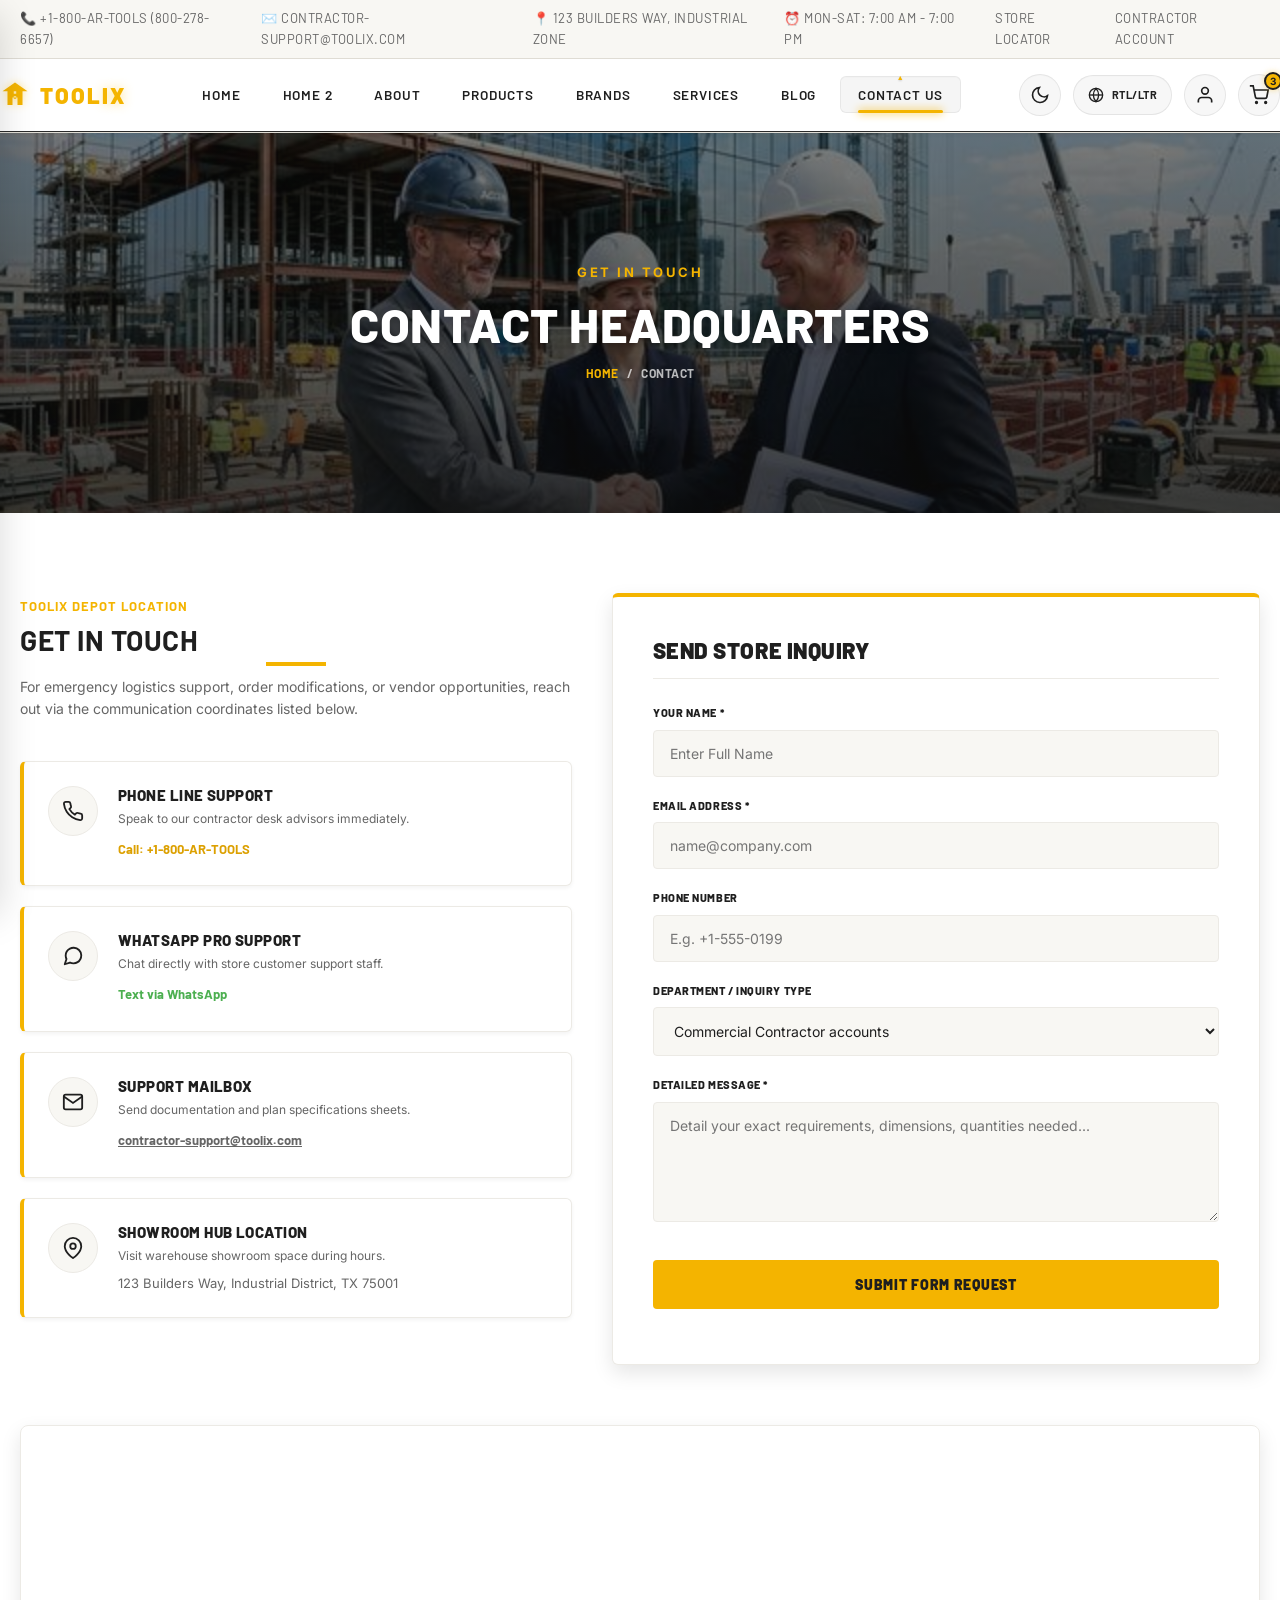
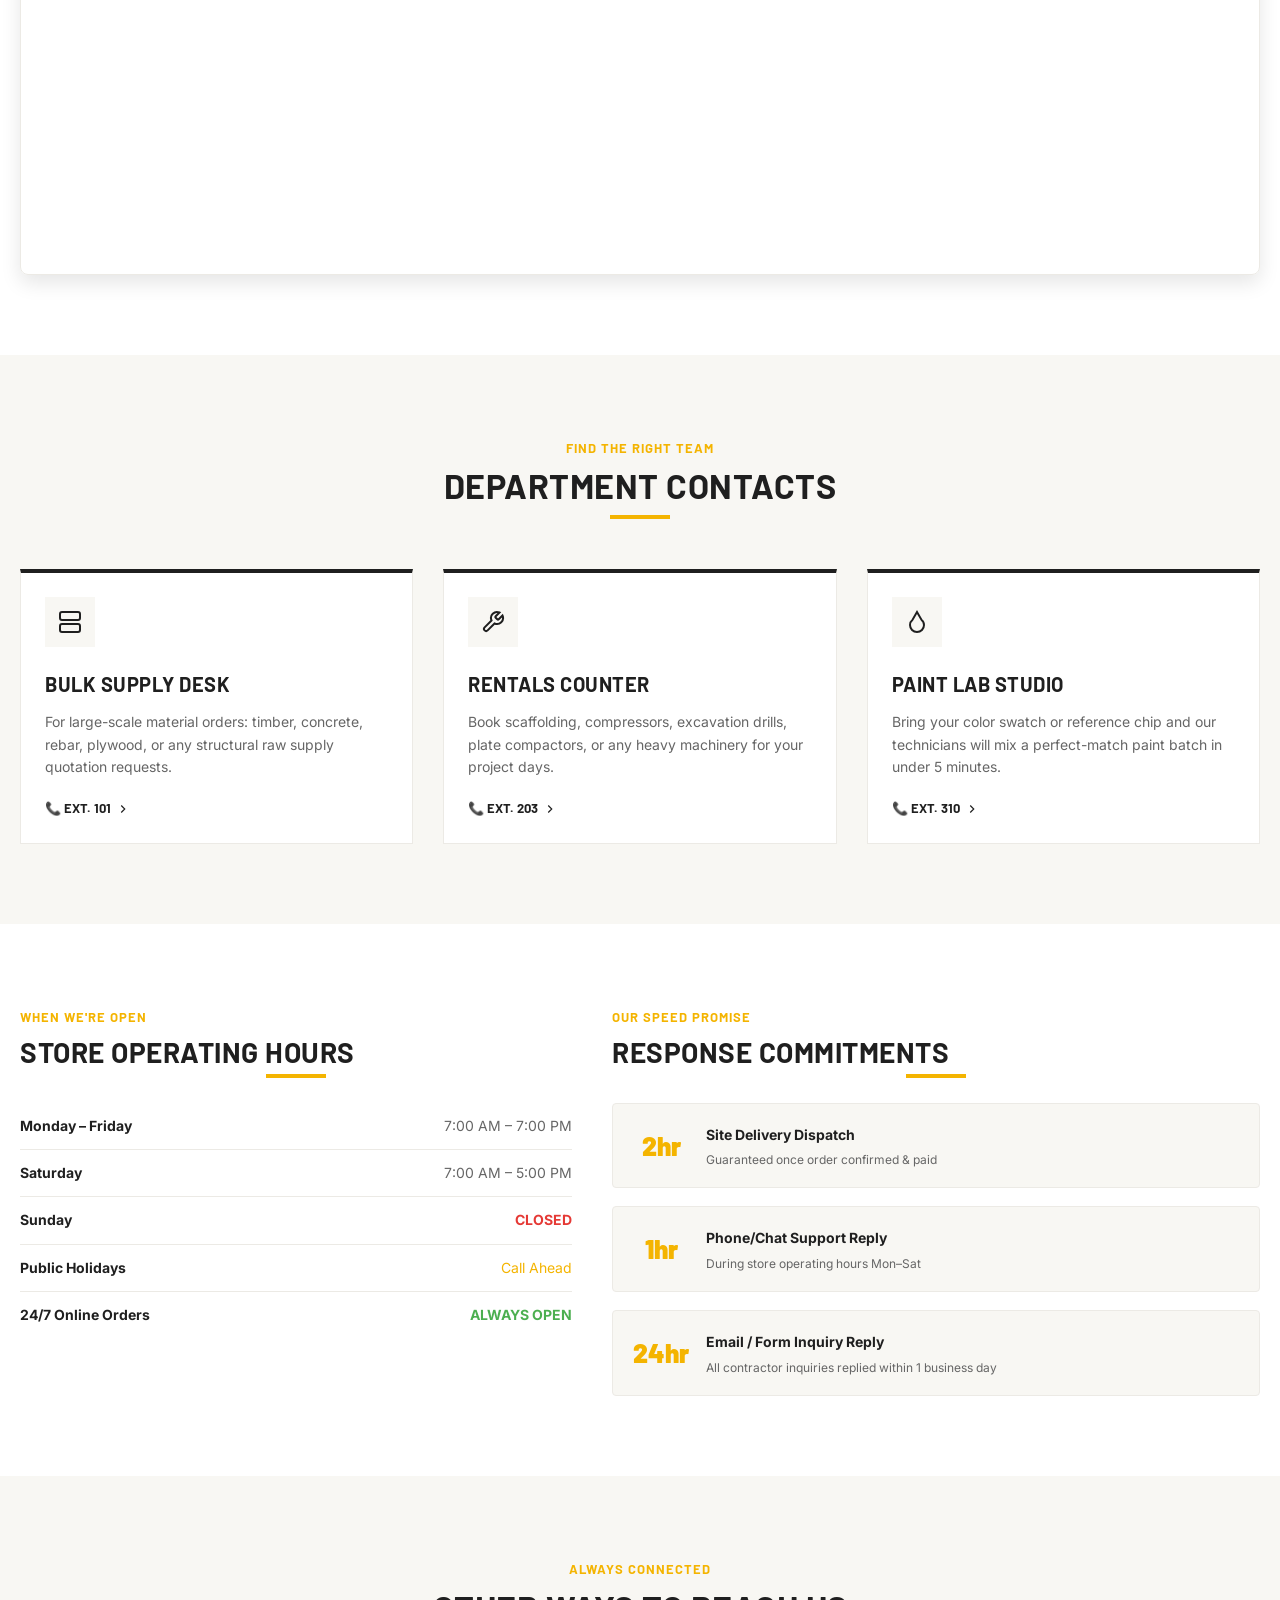
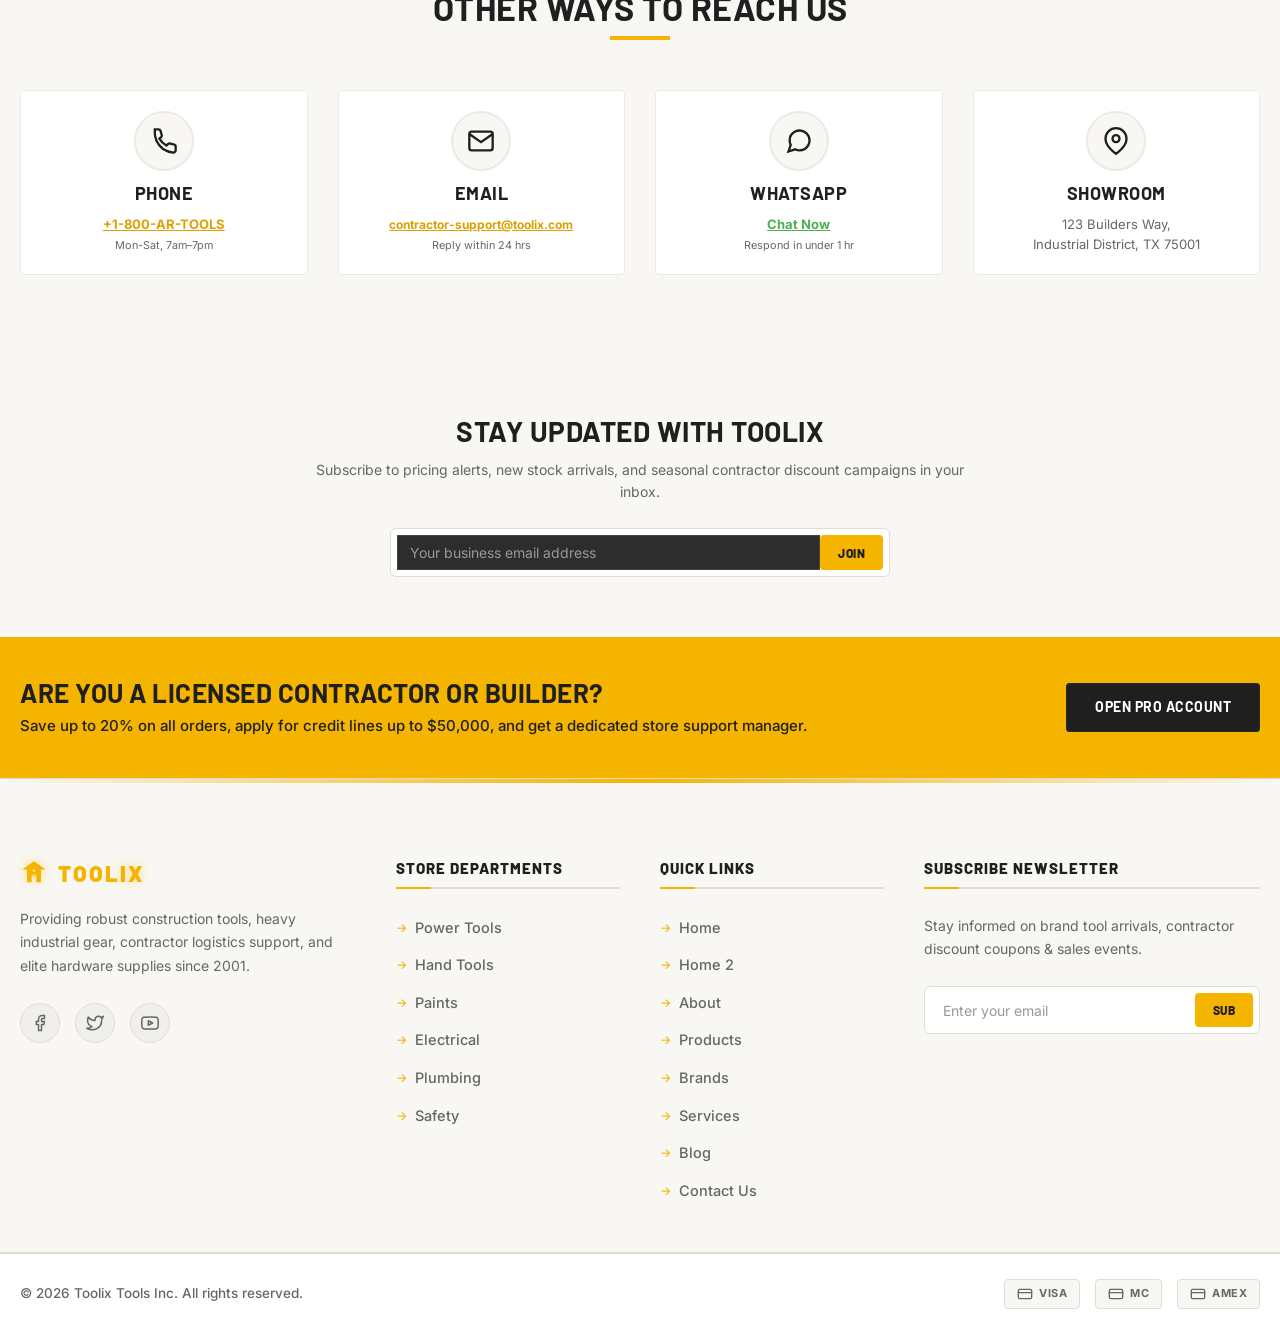
<file: contact.html>
﻿<!DOCTYPE html>
<html lang="en">

<head>
    <meta charset="UTF-8">
    <meta name="viewport" content="width=device-width, initial-scale=1.0">
    <title>Contact Us | Toolix Store Support Desk</title>
    <meta name="description"
        content="Get in touch with Toolix. Click-to-call, text via WhatsApp, submit contractor inquiries, verify operational hours or view store showroom coordinates.">
    <link rel="stylesheet" href="css/style.css">
    <style>
        /* ── Modern Premium Contact Cards Redesign ── */
        .contact-grid {
            display: grid;
            grid-template-columns: 1.15fr 1.35fr;
            gap: 40px;
            align-items: start;
        }

        .contact-info-wrap {
            display: flex;
            flex-direction: column;
            gap: 20px;
        }

        .contact-info-item {
            background: var(--light);
            border: 1px solid var(--gray-light) !important;
            border-left: 4px solid var(--primary) !important;
            /* signature yellow left border */
            padding: 24px;
            border-radius: 6px;
            display: flex;
            gap: 20px;
            box-shadow: var(--shadow-sm) !important;
            transition: transform 0.3s ease, box-shadow 0.3s ease, border-color 0.3s ease;
        }

        [dir="rtl"] .contact-info-item {
            border-left: 1px solid var(--gray-light) !important;
            border-right: 4px solid var(--primary) !important;
        }

        .contact-info-item:hover {
            transform: translateY(-3px);
            box-shadow: var(--shadow-md) !important;
            border-color: var(--primary) !important;
        }

        .contact-info-icon {
            width: 50px;
            height: 50px;
            background: var(--bg-light) !important;
            border: 1px solid var(--gray-light) !important;
            border-radius: 50% !important;
            /* perfect circle */
            display: flex;
            align-items: center;
            justify-content: center;
            flex: 0 0 50px;
            transition: background-color 0.3s ease, transform 0.3s ease;
        }

        .contact-info-item:hover .contact-info-icon {
            background-color: var(--primary) !important;
            transform: scale(1.05);
        }

        .contact-info-icon svg {
            width: 22px;
            height: 22px;
            stroke: var(--dark) !important;
            fill: none;
            transition: stroke 0.3s ease;
        }

        .contact-info-item:hover .contact-info-icon svg {
            stroke: var(--dark-deep) !important;
        }

        .contact-info-text h3 {
            font-family: var(--font-primary);
            font-size: 15px;
            text-transform: uppercase;
            font-weight: 800;
            letter-spacing: 0.03em;
            margin-bottom: 6px;
            color: var(--dark) !important;
            margin-top: 0;
        }

        .contact-info-text p {
            font-size: 12px;
            line-height: 1.5;
            color: var(--gray) !important;
            margin-bottom: 8px;
        }

        .contact-info-text a {
            font-family: var(--font-primary);
            font-size: 13px;
            font-weight: 700;
            text-decoration: none;
            transition: color 0.2s;
        }

        /* Form Wrapper Modernization */
        .contact-form-wrap {
            background: var(--light);
            border: 1px solid var(--gray-light) !important;
            border-top: 4px solid var(--primary) !important;
            /* yellow highlight on top */
            padding: 40px;
            border-radius: 6px;
            box-shadow: var(--shadow-md) !important;
        }

        .contact-form-wrap h2 {
            font-family: var(--font-primary);
            font-size: 22px;
            text-transform: uppercase;
            font-weight: 900;
            letter-spacing: 0.02em;
            color: var(--dark) !important;
            margin-bottom: 25px;
            border-bottom: 1px solid var(--gray-light);
            padding-bottom: 15px;
            margin-top: 0;
        }

        .form-group {
            margin-bottom: 20px;
        }

        .form-group label {
            font-family: var(--font-primary);
            font-weight: 800;
            font-size: 11px;
            letter-spacing: 0.05em;
            color: var(--dark) !important;
            margin-bottom: 8px;
            display: block;
        }

        .form-control {
            border: 1px solid var(--gray-light) !important;
            background: var(--bg-light) !important;
            color: var(--dark) !important;
            border-radius: 4px;
            padding: 14px 16px;
            font-size: 14px;
            transition: border-color 0.2s, box-shadow 0.2s, background-color 0.2s;
        }

        .form-control:focus {
            background-color: var(--light) !important;
            border-color: var(--primary) !important;
            box-shadow: 0 0 0 3px rgba(244, 180, 0, 0.15) !important;
        }

        /* Submit Button custom spacing */
        #contactForm button[type="submit"] {
            padding: 16px;
            font-size: 14px;
            font-weight: 900;
            letter-spacing: 0.05em;
            text-transform: uppercase;
            border-radius: 4px;
            margin-top: 10px;
            transition: background-color 0.2s, transform 0.2s;
        }

        #contactForm button[type="submit"]:hover {
            transform: translateY(-2px);
        }

        /* Custom styling for embedded map */
        .map-container {
            margin-top: 60px;
            border: 1px solid var(--gray-light) !important;
            border-radius: 8px;
            box-shadow: var(--shadow-md) !important;
            overflow: hidden;
            height: 450px;
        }

        /* Dark Mode contact styles override */
        .dark-mode .contact-info-item {
            background-color: #1a1a19 !important;
            border-color: #2c2c2b !important;
            border-left: 4px solid var(--primary) !important;
        }

        [dir="rtl"].dark-mode .contact-info-item {
            border-left: 1px solid #2c2c2b !important;
            border-right: 4px solid var(--primary) !important;
        }

        .dark-mode .contact-info-icon {
            background-color: #242220 !important;
            border-color: #383633 !important;
        }

        .dark-mode .contact-form-wrap {
            background-color: #1a1a19 !important;
            border-color: #2c2c2b !important;
            border-top: 4px solid var(--primary) !important;
        }

        .dark-mode .form-control {
            background-color: #242220 !important;
            border-color: #383633 !important;
            color: #ffffff !important;
        }

        .dark-mode .form-control:focus {
            background-color: #1a1a19 !important;
            border-color: var(--primary) !important;
        }

        @media (max-width: 992px) {
            .contact-grid {
                grid-template-columns: 1fr;
                gap: 40px;
            }
        }
    </style>
    <script>
        // Apply theme/RTL early to prevent visual flicker
        if (localStorage.getItem('toolix-theme') === 'dark') {
            document.documentElement.classList.add('dark-mode');
        }
        if (localStorage.getItem('toolix-dir') === 'rtl') {
            document.documentElement.setAttribute('dir', 'rtl');
        }
    </script>
    <link rel="icon" type="image/svg+xml" href="favicon.svg">
    <link rel="apple-touch-icon" href="favicon.svg">
</head>

<body>

    <!-- Top Bar -->
    <div class="topbar">
        <div class="container topbar-content">
            <div class="topbar-info">
                <span>📞 +1-800-AR-TOOLS (800-278-6657)</span>
                <span>✉️ contractor-support@toolix.com</span>
                <span>📍 123 Builders Way, Industrial Zone</span>
            </div>
            <div class="topbar-links">
                <span>⏰ Mon-Sat: 7:00 AM - 7:00 PM</span>
                <a href="contact.html">Store Locator</a>
                <a href="services.html#contractor-portal">Contractor Account</a>
            </div>
        </div>
    </div>

    <!-- Header -->
    <header>
        <div class="container header-main">
            <!-- Logo -->
            <div class="logo-container">
                <a href="index.html" class="brand-logo" id="logoLink">
                    <svg class="brand-icon" viewBox="0 0 24 24">
                        <path d="M12 2L2 9h4v11h4v-6h4v6h4V9h4L12 2zm1 9h-2V9h2v2zm-2 2h2v2h-2v-2z" />
                    </svg>
                    <span class="toolix-brand">Tool<span class="brand-accent-letter">ix</span></span>
                </a>
            </div>

            <!-- Center: Main Navigation Menu -->
            <nav class="desktop-nav">
                <ul class="nav-links">
                    <li><a href="index.html">Home</a></li>
                    <li><a href="home2.html">Home 2</a></li>
                    <li><a href="about.html">About</a></li>
                    <li><a href="products.html">Products</a></li>
                    <li><a href="brands.html">Brands</a></li>
                    <li><a href="services.html">Services</a></li>
                    <li><a href="blog.html">Blog</a></li>
                    <li class="active"><a href="contact.html">Contact Us</a></li>
                </ul>
            </nav>

            <!-- Header Actions -->
            <div class="header-actions">
                <button class="header-action-btn" id="themeToggleBtn" title="Toggle Light/Dark Mode">
                    <svg viewBox="0 0 24 24" fill="none" stroke="currentColor" stroke-width="2" class="sun-icon"
                        style="display:none; width:20px; height:20px;">
                        <circle cx="12" cy="12" r="5"></circle>
                        <line x1="12" y1="1" x2="12" y2="3"></line>
                        <line x1="12" y1="21" x2="12" y2="23"></line>
                        <line x1="4.22" y1="4.22" x2="5.64" y2="5.64"></line>
                        <line x1="18.36" y1="18.36" x2="19.78" y2="19.78"></line>
                        <line x1="1" y1="12" x2="3" y2="12"></line>
                        <line x1="21" y1="12" x2="23" y2="12"></line>
                        <line x1="4.22" y1="19.78" x2="5.64" y2="18.36"></line>
                        <line x1="18.36" y1="5.64" x2="19.78" y2="4.22"></line>
                    </svg>
                    <svg viewBox="0 0 24 24" fill="none" stroke="currentColor" stroke-width="2" class="moon-icon"
                        style="width:20px; height:20px;">
                        <path d="M21 12.79A9 9 0 1 1 11.21 3 7 7 0 0 0 21 12.79z"></path>
                    </svg>
                </button>
                <button class="header-action-btn" id="rtlToggleBtn" title="Toggle RTL/LTR Direction">
                    <svg viewBox="0 0 24 24" fill="none" stroke="currentColor" stroke-width="2" class="lang-icon"
                        style="width:20px; height:20px;">
                        <circle cx="12" cy="12" r="10"></circle>
                        <line x1="2" y1="12" x2="22" y2="12"></line>
                        <path
                            d="M12 2a15.3 15.3 0 0 1 4 10 15.3 15.3 0 0 1-4 10 15.3 15.3 0 0 1-4-10 15.3 15.3 0 0 1 4-10z">
                        </path>
                    </svg>
                </button>
                <div class="user-menu-wrapper">
                    <button class="header-action-btn" id="userAccountBtn" title="User Account">
                        <svg viewBox="0 0 24 24" fill="none" stroke="currentColor" stroke-width="2"
                            style="width:20px; height:20px;">
                            <path d="M20 21v-2a4 4 0 0 0-4-4H8a4 4 0 0 0-4 4v2" />
                            <circle cx="12" cy="7" r="4" />
                        </svg>
                    </button>
                    <div class="user-dropdown" id="userDropdown">
                        <a href="login.html" class="dropdown-item">Log In</a>
                        <a href="signup.html" class="dropdown-item">Sign Up</a>
                    </div>
                </div>
                <a href="cart.html" class="header-action-btn" title="Your Cart">
                    <svg viewBox="0 0 24 24" fill="none" stroke="currentColor" stroke-width="2">
                        <circle cx="9" cy="21" r="1" />
                        <circle cx="20" cy="21" r="1" />
                        <path d="M1 1h4l2.68 13.39a2 2 0 0 0 2 1.61h9.72a2 2 0 0 0 2-1.61L23 6H6" />
                    </svg>
                    <span class="cart-count">3</span>
                </a>
                <!-- Burger menu link for Mobile screens -->
                <button class="burger-menu" id="burgerMenuBtn" aria-label="Open navigation menu">
                    <svg viewBox="0 0 24 24" fill="none" stroke="currentColor" stroke-width="2">
                        <line x1="3" y1="12" x2="21" y2="12"></line>
                        <line x1="3" y1="6" x2="21" y2="6"></line>
                        <line x1="3" y1="18" x2="21" y2="18"></line>
                    </svg>
                </button>
            </div>
        </div>
    </header>

    <!-- Mobile Navigation Sidebar Drawer -->
    <div class="mobile-menu-overlay" id="mobileOverlay"></div>
    <div class="mobile-nav" id="mobileNav">
        <div class="mobile-nav-header">
            <a href="index.html" class="brand-logo" style="font-size: 22px;">
                <svg class="brand-icon" style="width: 22px; height: 22px;" viewBox="0 0 24 24">
                    <path d="M12 2L2 9h4v11h4v-6h4v6h4V9h4L12 2zm1 9h-2V9h2v2zm-2 2h2v2h-2v-2z" />
                </svg>
                <span class="toolix-brand">Tool<span class="brand-accent-letter">ix</span></span>
            </a>
            <button class="mobile-close-btn" id="mobileCloseBtn">
                <svg viewBox="0 0 24 24" fill="none" stroke="currentColor" stroke-width="2">
                    <line x1="18" y1="6" x2="6" y2="18"></line>
                    <line x1="6" y1="6" x2="18" y2="18"></line>
                </svg>
            </button>
        </div>
        <ul class="mobile-menu-links">
            <li><a href="index.html">Home</a></li>
            <li><a href="home2.html">Home 2</a></li>
            <li><a href="about.html">About</a></li>
            <li><a href="products.html">Products</a></li>
            <li><a href="brands.html">Brands</a></li>
            <li><a href="services.html">Services</a></li>
            <li><a href="blog.html">Blog</a></li>
            <li><a href="contact.html">Contact Us</a></li>
        </ul>
        <div class="mobile-auth-section">
            <a href="login.html" class="mobile-auth-btn mobile-login-btn">
                <svg viewBox="0 0 24 24" fill="none" stroke="currentColor" stroke-width="2">
                    <path d="M15 3h4a2 2 0 0 1 2 2v14a2 2 0 0 1-2 2h-4" />
                    <polyline points="10 17 15 12 10 7" />
                    <line x1="15" y1="12" x2="3" y2="12" />
                </svg>
                Log In
            </a>
            <a href="signup.html" class="mobile-auth-btn mobile-signup-btn">
                <svg viewBox="0 0 24 24" fill="none" stroke="currentColor" stroke-width="2">
                    <path d="M16 21v-2a4 4 0 0 0-4-4H5a4 4 0 0 0-4 4v2" />
                    <circle cx="8.5" cy="7" r="4" />
                    <line x1="20" y1="8" x2="20" y2="14" />
                    <line x1="23" y1="11" x2="17" y2="11" />
                </svg>
                Sign Up
            </a>
        </div>
    </div>

    <!-- Page Header / Subpage Hero -->
    <section class="subpage-hero contact-hero">
        <div class="container">
            <span class="subpage-hero-eyebrow">Get In Touch</span>
            <h1 class="subpage-hero-title">Contact Headquarters</h1>

            <div class="subpage-hero-breadcrumbs">
                <a href="index.html">Home</a>
                <span>/</span>
                <span>Contact</span>
            </div>
        </div>
    </section>


    <!-- Contact Form & Info Grid -->
    <section class="section-padding fade-in" id="support">
        <div class="container">
            <div class="contact-grid">

                <!-- Info Column -->
                <div class="contact-info-wrap">
                    <div class="section-title-wrap" style="text-align:left; margin-bottom:20px;">
                        <span class="section-subtitle">Toolix Depot Location</span>
                        <h2 class="section-title" style="font-size: 28px; padding-bottom: 8px; margin-bottom: 10px;">Get
                            In Touch</h2>
                        <p style="font-size:14px; color:var(--gray)">For emergency logistics support, order
                            modifications, or vendor opportunities, reach out via the communication coordinates listed
                            below.</p>
                    </div>

                    <!-- Contact items -->
                    <div class="contact-info-item">
                        <div class="contact-info-icon">
                            <svg viewBox="0 0 24 24" fill="none" stroke="currentColor" stroke-width="2">
                                <path
                                    d="M22 16.92v3a2 2 0 0 1-2.18 2 19.79 19.79 0 0 1-8.63-3.07 19.5 19.5 0 0 1-6-6 19.79 19.79 0 0 1-3.07-8.67A2 2 0 0 1 4.11 2h3a2 2 0 0 1 2 1.72 12.84 12.84 0 0 0 .7 2.81 2 2 0 0 1-.45 2.11L8.09 9.91a16 16 0 0 0 6 6l1.27-1.27a2 2 0 0 1 2.11-.45 12.84 12.84 0 0 0 2.81.7A2 2 0 0 1 22 16.92z" />
                            </svg>
                        </div>
                        <div class="contact-info-text">
                            <h3>Phone Line Support</h3>
                            <p>Speak to our contractor desk advisors immediately.</p>
                            <a href="tel:+18002786657" style="font-weight:700; color:var(--primary-hover);">Call:
                                +1-800-AR-TOOLS</a>
                        </div>
                    </div>

                    <div class="contact-info-item">
                        <div class="contact-info-icon">
                            <!-- Custom WhatsApp SVG representation -->
                            <svg viewBox="0 0 24 24" fill="none" stroke="currentColor" stroke-width="2"
                                stroke-linecap="round" stroke-linejoin="round">
                                <path
                                    d="M21 11.5a8.38 8.38 0 0 1-.9 3.8 8.5 8.5 0 0 1-7.6 4.7 8.38 8.38 0 0 1-3.8-.9L3 21l1.9-5.7a8.38 8.38 0 0 1-.9-3.8 8.5 8.5 0 0 1 4.7-7.6 8.38 8.38 0 0 1 3.8-.9h.5a8.48 8.48 0 0 1 8 8v.5z" />
                            </svg>
                        </div>
                        <div class="contact-info-text">
                            <h3>WhatsApp Pro Support</h3>
                            <p>Chat directly with store customer support staff.</p>
                            <a href="https://wa.me/18002786657?text=Hi%20Toolix,%20I%20have%20a%20contracting%20inquiry"
                                target="_blank" style="font-weight:700; color:#4CAF50;">Text via WhatsApp</a>
                        </div>
                    </div>

                    <div class="contact-info-item">
                        <div class="contact-info-icon">
                            <svg viewBox="0 0 24 24" fill="none" stroke="currentColor" stroke-width="2">
                                <path d="M4 4h16c1.1 0 2 .9 2 2v12c0 1.1-.9 2-2 2H4c-1.1 0-2-.9-2-2V6c0-1.1.9-2 2-2z" />
                                <polyline points="22,6 12,13 2,6" />
                            </svg>
                        </div>
                        <div class="contact-info-text">
                            <h3>Support Mailbox</h3>
                            <p>Send documentation and plan specifications sheets.</p>
                            <a href="mailto:contractor-support@toolix.com"
                                style="font-weight:700; text-decoration:underline;">contractor-support@toolix.com</a>
                        </div>
                    </div>

                    <div class="contact-info-item">
                        <div class="contact-info-icon">
                            <svg viewBox="0 0 24 24" fill="none" stroke="currentColor" stroke-width="2">
                                <path d="M21 10c0 7-9 13-9 13s-9-6-9-13a9 9 0 0 1 18 0z" />
                                <circle cx="12" cy="10" r="3" />
                            </svg>
                        </div>
                        <div class="contact-info-text">
                            <h3>Showroom Hub Location</h3>
                            <p>Visit warehouse showroom space during hours.</p>
                            <address style="font-style:normal; font-size:13px; color:var(--gray)">123 Builders Way,
                                Industrial District, TX 75001</address>
                        </div>
                    </div>
                </div>

                <!-- Form Column -->
                <div class="contact-form-wrap">
                    <h2>Send Store Inquiry</h2>
                    <form id="contactForm">
                        <div class="form-group">
                            <label for="name">Your Name *</label>
                            <input type="text" id="name" class="form-control" placeholder="Enter Full Name" required>
                        </div>

                        <div class="form-group">
                            <label for="email">Email Address *</label>
                            <input type="email" id="email" class="form-control" placeholder="name@company.com" required>
                        </div>

                        <div class="form-group">
                            <label for="phone">Phone Number</label>
                            <input type="tel" id="phone" class="form-control" placeholder="E.g. +1-555-0199">
                        </div>

                        <div class="form-group">
                            <label for="inquiryType">Department / Inquiry Type</label>
                            <select id="inquiryType" class="form-control">
                                <option value="contractor">Commercial Contractor accounts</option>
                                <option value="rental">Heavy machinery tool rentals</option>
                                <option value="paint">Paint color matching services</option>
                                <option value="bulk">Bulk materials supply logistics</option>
                                <option value="other">General store information</option>
                            </select>
                        </div>

                        <div class="form-group">
                            <label for="message">Detailed Message *</label>
                            <textarea id="message" class="form-control"
                                placeholder="Detail your exact requirements, dimensions, quantities needed..."
                                required></textarea>
                        </div>

                        <button type="submit" class="btn btn-primary" style="width:100%;">Submit Form Request</button>
                        <div id="formFeedback" style="margin-top:15px; font-size:13px; font-weight:600;"></div>
                    </form>
                </div>

            </div>

            <!-- Embedded map container -->
            <div class="map-container">
                <!-- Mock Google Map representation using stylized leaf shapes or general clean embedding -->
                <iframe
                    src="https://www.google.com/maps/embed?pb=!1m18!1m12!1m3!1d3350.627618991471!2d-96.81845188481283!3d32.88161798094038!2m3!1f0!2f0!3f0!3m2!1i1024!2i768!4f13.1!3m3!1m2!1s0x0%3A0x0!2zMzLCNDYnNTMuOCJOIDk2wrA0OScwOC40Ilc!5e0!3m2!1sen!2sus!4v1620000000000!5m2!1sen!2sus"></iframe>
            </div>
        </div>
    </section>

    <!-- SECTION 3: Department Directory -->
    <section class="section-padding bg-beige fade-in">
        <div class="container">
            <div class="section-title-wrap">
                <span class="section-subtitle">Find the Right Team</span>
                <h2 class="section-title">Department Contacts</h2>
            </div>

            <div class="services-grid">
                <div class="service-card">
                    <div class="service-icon">
                        <svg fill="none" stroke="currentColor" stroke-width="2" viewBox="0 0 24 24">
                            <rect x="2" y="2" width="20" height="8" rx="2" />
                            <rect x="2" y="14" width="20" height="8" rx="2" />
                        </svg>
                    </div>
                    <h3>Bulk Supply Desk</h3>
                    <p>For large-scale material orders: timber, concrete, rebar, plywood, or any structural raw supply
                        quotation requests.</p>
                    <a href="tel:+18002786657" class="service-link">📞 Ext. 101 <svg class="chevron" fill="none"
                            stroke="currentColor" stroke-width="2" viewBox="0 0 24 24">
                            <polyline points="9 18 15 12 9 6" />
                        </svg></a>
                </div>

                <div class="service-card">
                    <div class="service-icon">
                        <svg fill="none" stroke="currentColor" stroke-width="2" viewBox="0 0 24 24">
                            <path
                                d="M14.7 6.3a1 1 0 0 0 0 1.4l1.6 1.6a1 1 0 0 0 1.4 0l3.77-3.77a6 6 0 0 1-7.94 7.94l-6.91 6.91a2.12 2.12 0 0 1-3-3l6.91-6.91a6 6 0 0 1 7.94-7.94l-3.76 3.76z" />
                        </svg>
                    </div>
                    <h3>Rentals Counter</h3>
                    <p>Book scaffolding, compressors, excavation drills, plate compactors, or any heavy machinery for
                        your project days.</p>
                    <a href="tel:+18002786657" class="service-link">📞 Ext. 203 <svg class="chevron" fill="none"
                            stroke="currentColor" stroke-width="2" viewBox="0 0 24 24">
                            <polyline points="9 18 15 12 9 6" />
                        </svg></a>
                </div>

                <div class="service-card">
                    <div class="service-icon">
                        <svg fill="none" stroke="currentColor" stroke-width="2" viewBox="0 0 24 24">
                            <path
                                d="M12 22a7 7 0 0 0 7-7c0-2.31-1.02-4.14-2.58-5.32L12 2l-4.42 7.68A7.03 7.03 0 0 0 5 15a7 7 0 0 0 7 7z" />
                        </svg>
                    </div>
                    <h3>Paint Lab Studio</h3>
                    <p>Bring your color swatch or reference chip and our technicians will mix a perfect-match paint
                        batch in under 5 minutes.</p>
                    <a href="tel:+18002786657" class="service-link">📞 Ext. 310 <svg class="chevron" fill="none"
                            stroke="currentColor" stroke-width="2" viewBox="0 0 24 24">
                            <polyline points="9 18 15 12 9 6" />
                        </svg></a>
                </div>
            </div>
        </div>
    </section>

    <!-- SECTION 4: Store Hours & Quick Metrics -->
    <section class="section-padding fade-in">
        <div class="container">
            <div class="contact-grid">
                <!-- Hours column -->
                <div>
                    <div class="section-title-wrap" style="text-align:left; margin-bottom:25px;">
                        <span class="section-subtitle">When We're Open</span>
                        <h2 class="section-title" style="font-size:28px; padding-bottom:8px; margin-bottom:10px;">Store
                            Operating Hours</h2>
                    </div>
                    <table style="width:100%; border-collapse:collapse; font-size:14px;">
                        <tbody>
                            <tr style="border-bottom:1px solid var(--gray-light);">
                                <td style="padding:12px 0; font-weight:700;">Monday – Friday</td>
                                <td style="padding:12px 0; color:var(--gray); text-align:right;">7:00 AM – 7:00 PM</td>
                            </tr>
                            <tr style="border-bottom:1px solid var(--gray-light);">
                                <td style="padding:12px 0; font-weight:700;">Saturday</td>
                                <td style="padding:12px 0; color:var(--gray); text-align:right;">7:00 AM – 5:00 PM</td>
                            </tr>
                            <tr style="border-bottom:1px solid var(--gray-light);">
                                <td style="padding:12px 0; font-weight:700;">Sunday</td>
                                <td style="padding:12px 0; color:#E53935; font-weight:700; text-align:right;">CLOSED
                                </td>
                            </tr>
                            <tr style="border-bottom:1px solid var(--gray-light);">
                                <td style="padding:12px 0; font-weight:700;">Public Holidays</td>
                                <td style="padding:12px 0; color:#F4B400; text-align:right;">Call Ahead</td>
                            </tr>
                            <tr>
                                <td style="padding:12px 0; font-weight:700;">24/7 Online Orders</td>
                                <td style="padding:12px 0; color:#4CAF50; font-weight:700; text-align:right;">ALWAYS
                                    OPEN</td>
                            </tr>
                        </tbody>
                    </table>
                </div>

                <!-- Response times column -->
                <div>
                    <div class="section-title-wrap" style="text-align:left; margin-bottom:25px;">
                        <span class="section-subtitle">Our Speed Promise</span>
                        <h2 class="section-title" style="font-size:28px; padding-bottom:8px; margin-bottom:10px;">
                            Response Commitments</h2>
                    </div>
                    <div style="display:flex; flex-direction:column; gap: 18px;">
                        <div
                            style="display:flex; align-items:center; gap:15px; padding:18px; background:var(--bg-light); border:1px solid var(--gray-light); border-radius:4px;">
                            <div
                                style="font-size:26px; font-family:var(--font-primary); font-weight:900; color:var(--primary); min-width:60px; text-align:center;">
                                2hr</div>
                            <div>
                                <strong style="font-size:14px;">Site Delivery Dispatch</strong>
                                <p style="font-size:12px; color:var(--gray); margin:3px 0 0;">Guaranteed once order
                                    confirmed &amp; paid</p>
                            </div>
                        </div>
                        <div
                            style="display:flex; align-items:center; gap:15px; padding:18px; background:var(--bg-light); border:1px solid var(--gray-light); border-radius:4px;">
                            <div
                                style="font-size:26px; font-family:var(--font-primary); font-weight:900; color:var(--primary); min-width:60px; text-align:center;">
                                1hr</div>
                            <div>
                                <strong style="font-size:14px;">Phone/Chat Support Reply</strong>
                                <p style="font-size:12px; color:var(--gray); margin:3px 0 0;">During store operating
                                    hours Mon–Sat</p>
                            </div>
                        </div>
                        <div
                            style="display:flex; align-items:center; gap:15px; padding:18px; background:var(--bg-light); border:1px solid var(--gray-light); border-radius:4px;">
                            <div
                                style="font-size:26px; font-family:var(--font-primary); font-weight:900; color:var(--primary); min-width:60px; text-align:center;">
                                24hr</div>
                            <div>
                                <strong style="font-size:14px;">Email / Form Inquiry Reply</strong>
                                <p style="font-size:12px; color:var(--gray); margin:3px 0 0;">All contractor inquiries
                                    replied within 1 business day</p>
                            </div>
                        </div>
                    </div>
                </div>
            </div>
        </div>
    </section>

    <!-- SECTION 5: Quick Social / Alternative Channels -->
    <section class="section-padding bg-beige fade-in">
        <div class="container">
            <div class="section-title-wrap">
                <span class="section-subtitle">Always Connected</span>
                <h2 class="section-title">Other Ways To Reach Us</h2>
            </div>

            <div class="values-grid">
                <div class="value-card">
                    <div class="value-icon">
                        <svg fill="none" stroke="currentColor" stroke-width="2" viewBox="0 0 24 24">
                            <path
                                d="M22 16.92v3a2 2 0 0 1-2.18 2 19.79 19.79 0 0 1-8.63-3.07A19.5 19.5 0 0 1 4.11 2h3a2 2 0 0 1 2 1.72A12.84 12.84 0 0 0 10 6.53a2 2 0 0 1-.45 2.11L8.09 9.91a16 16 0 0 0 6 6l1.27-1.27a2 2 0 0 1 2.11-.45 12.84 12.84 0 0 0 2.81.7A2 2 0 0 1 22 16.92z" />
                        </svg>
                    </div>
                    <h3>Phone</h3>
                    <p><a href="tel:+18002786657"
                            style="color:var(--primary-hover); font-weight:700;">+1-800-AR-TOOLS</a><br><small
                            style="color:var(--gray);">Mon-Sat, 7am–7pm</small></p>
                </div>

                <div class="value-card">
                    <div class="value-icon">
                        <svg fill="none" stroke="currentColor" stroke-width="2" viewBox="0 0 24 24">
                            <path d="M4 4h16c1.1 0 2 .9 2 2v12c0 1.1-.9 2-2 2H4c-1.1 0-2-.9-2-2V6c0-1.1.9-2 2-2z" />
                            <polyline points="22,6 12,13 2,6" />
                        </svg>
                    </div>
                    <h3>Email</h3>
                    <p><a href="mailto:contractor-support@toolix.com"
                            style="color:var(--primary-hover); font-weight:700; font-size:12px; word-break:break-all;">contractor-support@toolix.com</a><br><small
                            style="color:var(--gray);">Reply within 24 hrs</small></p>
                </div>

                <div class="value-card">
                    <div class="value-icon">
                        <svg fill="none" stroke="currentColor" stroke-width="2" viewBox="0 0 24 24">
                            <path
                                d="M21 11.5a8.38 8.38 0 0 1-.9 3.8 8.5 8.5 0 0 1-7.6 4.7 8.38 8.38 0 0 1-3.8-.9L3 21l1.9-5.7a8.38 8.38 0 0 1-.9-3.8 8.5 8.5 0 0 1 4.7-7.6 8.38 8.38 0 0 1 3.8-.9h.5a8.48 8.48 0 0 1 8 8v.5z" />
                        </svg>
                    </div>
                    <h3>WhatsApp</h3>
                    <p><a href="https://wa.me/18002786657" target="_blank" style="color:#4CAF50; font-weight:700;">Chat
                            Now</a><br><small style="color:var(--gray);">Respond in under 1 hr</small></p>
                </div>

                <div class="value-card">
                    <div class="value-icon">
                        <svg fill="none" stroke="currentColor" stroke-width="2" viewBox="0 0 24 24">
                            <path d="M21 10c0 7-9 13-9 13s-9-6-9-13a9 9 0 0 1 18 0z" />
                            <circle cx="12" cy="10" r="3" />
                        </svg>
                    </div>
                    <h3>Showroom</h3>
                    <p style="color:var(--gray); font-size:13px;">123 Builders Way,<br>Industrial District, TX 75001</p>
                </div>
            </div>
        </div>
    </section>

    <!-- SECTION 6: Contact Newsletter Signup -->
    <section class="section-padding bg-dark fade-in" style="padding:60px 0;">
        <div class="container" style="max-width:700px; text-align:center;">
            <h2
                style="font-size:28px; margin-bottom:10px; color:var(--primary); text-transform:uppercase; font-family:var(--font-primary);">
                Stay Updated with Toolix</h2>
            <p style="font-size:14px; margin-bottom:25px; color:#cfcfcf;">Subscribe to pricing alerts, new stock
                arrivals, and seasonal contractor discount campaigns in your inbox.</p>
            <form class="newsletter-form" style="max-width: 500px; margin: 0 auto;">
                <input type="email" placeholder="Your business email address"
                    style="background:#2d2d2d; border:1px solid #444; color:#fff;" required>
                <button type="submit" style="background:var(--primary); color:var(--dark);">JOIN</button>
            </form>
        </div>
    </section>

    <!-- Contractor CTA Bar -->
    <div class="cta-banner">
        <div class="container cta-banner-content">
            <div class="cta-banner-text">
                <h2>Are You a Licensed Contractor or Builder?</h2>
                <p>Save up to 20% on all orders, apply for credit lines up to $50,000, and get a dedicated store support
                    manager.</p>
            </div>
            <a href="contact.html" class="btn btn-dark">Open Pro Account</a>
        </div>
    </div>

    <!-- Footer -->
    <footer>
        <div class="footer-top">
            <div class="container footer-grid">
                <!-- 1 -->
                <div class="footer-widget">
                    <a href="index.html" class="footer-logo">
                        <svg class="footer-logo-svg" viewBox="0 0 24 24">
                            <path d="M12 2L2 9h4v11h4v-6h4v6h4V9h4L12 2zm1 9h-2V9h2v2zm-2 2h2v2h-2v-2z" />
                        </svg>
                        <span class="toolix-brand">Tool<span class="brand-accent-letter">ix</span></span>
                    </a>
                    <p>Providing robust construction tools, heavy industrial gear, contractor logistics support, and
                        elite hardware supplies since 2001.</p>
                    <div class="social-links">
                        <a href="https://facebook.com" target="_blank" class="social-btn" aria-label="Facebook">
                            <svg viewBox="0 0 24 24" fill="none" stroke="currentColor" stroke-width="2"
                                stroke-linecap="round" stroke-linejoin="round">
                                <path d="M18 2h-3a5 5 0 0 0-5 5v3H7v4h3v8h4v-8h3l1-4h-4V7a1 1 0 0 1 1-1h3z"></path>
                            </svg>
                        </a>
                        <a href="https://twitter.com" target="_blank" class="social-btn" aria-label="Twitter">
                            <svg viewBox="0 0 24 24" fill="none" stroke="currentColor" stroke-width="2"
                                stroke-linecap="round" stroke-linejoin="round">
                                <path
                                    d="M23 3a10.9 10.9 0 0 1-3.14 1.53 4.48 4.48 0 0 0-7.86 3v1A10.66 10.66 0 0 1 3 4s-4 9 5 13a11.64 11.64 0 0 1-7 2c9 5 20 0 20-11.5a4.5 4.5 0 0 0-.08-.83A7.72 7.72 0 0 0 23 3z">
                                </path>
                            </svg>
                        </a>
                        <a href="https://youtube.com" target="_blank" class="social-btn" aria-label="YouTube">
                            <svg viewBox="0 0 24 24" fill="none" stroke="currentColor" stroke-width="2"
                                stroke-linecap="round" stroke-linejoin="round">
                                <path
                                    d="M22.54 6.42a2.78 2.78 0 0 0-1.95-1.96C18.88 4 12 4 12 4s-6.88 0-8.59.46A2.78 2.78 0 0 0 1.46 6.42 29 29 0 0 0 1 12a29 29 0 0 0 .46 5.58 2.78 2.78 0 0 0 1.95 1.96C5.12 20 12 20 12 20s6.88 0 8.59-.46a2.78 2.78 0 0 0 1.95-1.96A29 29 0 0 0 23 12a29 29 0 0 0-.46-5.58z">
                                </path>
                                <polygon points="9.75 15.02 15.5 12 9.75 8.98 9.75 15.02"></polygon>
                            </svg>
                        </a>
                    </div>
                </div>
                <!-- 2 -->
                <div class="footer-widget">
                    <h3>Store Departments</h3>
                    <ul>
                        <li><a href="products.html?category=powertools">Power Tools</a></li>
                        <li><a href="products.html?category=handtools">Hand Tools</a></li>
                        <li><a href="products.html?category=paints">Paints</a></li>
                        <li><a href="products.html?category=electrical">Electrical</a></li>
                        <li><a href="products.html?category=plumbing">Plumbing</a></li>
                        <li><a href="products.html?category=safety">Safety</a></li>
                    </ul>
                </div>
                <!-- 3 -->
                <div class="footer-widget">
                    <h3>Quick Links</h3>
                    <ul>
                        <li><a href="index.html">Home</a></li>
                        <li><a href="home2.html">Home 2</a></li>
                        <li><a href="about.html">About</a></li>
                        <li><a href="products.html">Products</a></li>
                        <li><a href="brands.html">Brands</a></li>
                        <li><a href="services.html">Services</a></li>
                        <li><a href="blog.html">Blog</a></li>
                        <li><a href="contact.html">Contact Us</a></li>
                    </ul>
                </div>
                <!-- 4 -->
                <div class="footer-widget">
                    <h3>Subscribe Newsletter</h3>
                    <p class="footer-newsletter">Stay informed on brand tool arrivals, contractor discount coupons &
                        sales events.</p>
                    <form class="newsletter-form">
                        <input type="email" placeholder="Enter your email" required>
                        <button type="submit">SUB</button>
                    </form>
                </div>
            </div>
        </div>
        <div class="footer-bottom bg-dark">
            <div class="container footer-bottom-content">
                <p>&copy; 2026 Toolix Tools Inc. All rights reserved.</p>
                <div class="footer-payment">
                    <span class="payment-card" title="Visa">
                        <svg viewBox="0 0 24 24" fill="none" stroke="currentColor" stroke-width="2"
                            stroke-linecap="round" stroke-linejoin="round">
                            <rect x="2" y="5" width="20" height="14" rx="2"></rect>
                            <line x1="2" y1="10" x2="22" y2="10"></line>
                        </svg>
                        VISA
                    </span>
                    <span class="payment-card" title="Mastercard">
                        <svg viewBox="0 0 24 24" fill="none" stroke="currentColor" stroke-width="2"
                            stroke-linecap="round" stroke-linejoin="round">
                            <rect x="2" y="5" width="20" height="14" rx="2"></rect>
                            <line x1="2" y1="10" x2="22" y2="10"></line>
                        </svg>
                        MC
                    </span>
                    <span class="payment-card" title="American Express">
                        <svg viewBox="0 0 24 24" fill="none" stroke="currentColor" stroke-width="2"
                            stroke-linecap="round" stroke-linejoin="round">
                            <rect x="2" y="5" width="20" height="14" rx="2"></rect>
                            <line x1="2" y1="10" x2="22" y2="10"></line>
                        </svg>
                        AMEX
                    </span>
                </div>
            </div>
        </div>
    </footer>

    <!-- Scroll to Top Button -->
    <button class="scroll-top" aria-label="Scroll back to top">
        <svg viewBox="0 0 24 24" fill="none" stroke="currentColor" stroke-width="2">
            <polyline points="18 15 12 9 6 15"></polyline>
        </svg>
    </button>

    <script src="js/script.js"></script>
</body>

</html>
</file>
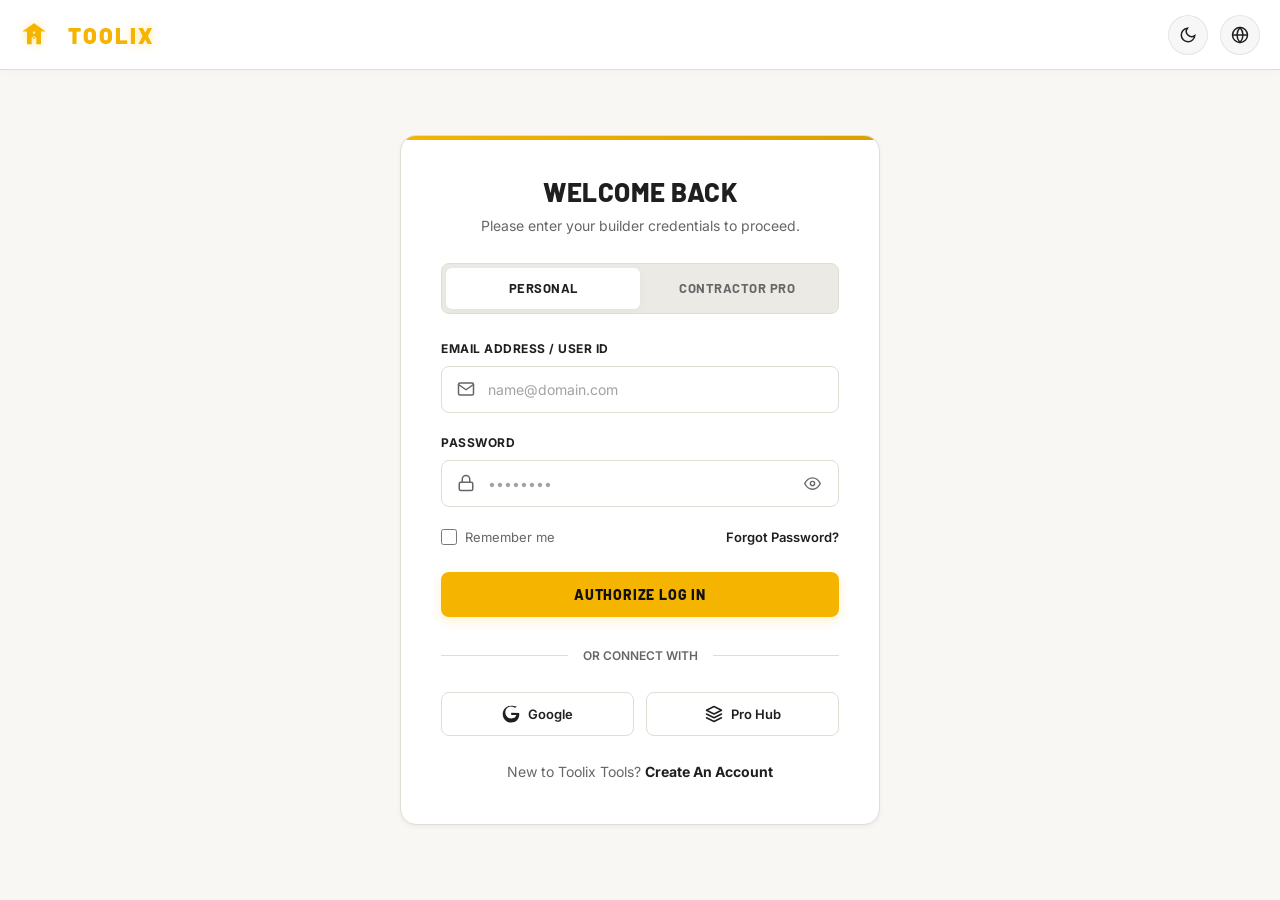
<file: login.html>
﻿<!DOCTYPE html>
<html lang="en">

<head>
    <meta charset="UTF-8">
    <meta name="viewport" content="width=device-width, initial-scale=1.0">
    <title>Account Login | Toolix Tools & Hardware</title>
    <meta name="description"
        content="Access your Toolix Contractor account, order history, contractor logs, tracking metrics, and pro-builder bulk pricing.">
    <link rel="stylesheet" href="css/style.css">
    <script>
        // Apply theme/RTL early to prevent visual flicker
        if (localStorage.getItem('toolix-theme') === 'dark') {
            document.documentElement.classList.add('dark-mode');
        }
        if (localStorage.getItem('toolix-dir') === 'rtl') {
            document.documentElement.setAttribute('dir', 'rtl');
        }
    </script>
    <style>
        /* ── Simplified Layout Styles ── */
        body {
            display: flex;
            flex-direction: column;
            min-height: 100vh;
            background: var(--bg-light);
            color: var(--dark);
            transition: background 0.3s ease, color 0.3s ease;
            font-family: var(--font-secondary);
            margin: 0;
            padding: 0;
        }

        .simplified-header {
            position: fixed;
            top: 0;
            left: 0;
            width: 100%;
            height: 70px;
            background-color: var(--light);
            border-bottom: 1px solid var(--gray-border);
            z-index: 1000;
            display: flex;
            align-items: center;
            transition: all 0.3s ease;
            box-shadow: 0 2px 10px rgba(0, 0, 0, 0.02);
        }

        .dark-mode .simplified-header {
            box-shadow: 0 2px 10px rgba(0, 0, 0, 0.2);
            background-color: var(--light);
            /* Uses dark color variables in dark mode */
        }

        .simplified-header .container {
            display: flex;
            justify-content: space-between;
            align-items: center;
            width: 100%;
            max-width: 1320px;
            margin: 0 auto;
            padding: 0 20px;
        }

        .simplified-brand {
            display: flex;
            align-items: center;
            gap: 10px;
            text-decoration: none;
            color: var(--dark) !important;
            font-family: var(--font-primary);
            font-size: 24px;
            font-weight: 800;
            text-transform: uppercase;
            letter-spacing: 0.5px;
        }

        .simplified-brand svg {
            width: 28px;
            height: 28px;
            fill: var(--primary);
            transition: transform 0.3s ease;
        }

        .simplified-brand:hover svg {
            transform: scale(1.05);
        }

        .simplified-actions {
            display: flex;
            align-items: center;
            gap: 12px;
        }

        .simplified-btn {
            background: rgba(0, 0, 0, 0.03) !important;
            border: 1px solid rgba(0, 0, 0, 0.08) !important;
            width: 40px;
            height: 40px;
            border-radius: 50%;
            color: #1F1F1F !important;
            cursor: pointer;
            display: flex;
            align-items: center;
            justify-content: center;
            transition: all 0.3s ease;
        }

        .simplified-btn svg {
            width: 18px;
            height: 18px;
            stroke: #1F1F1F !important;
            fill: none !important;
            transition: all 0.3s ease;
        }

        .simplified-btn:hover {
            border-color: var(--primary) !important;
            background: rgba(244, 180, 0, 0.08) !important;
            transform: translateY(-2px);
        }

        .simplified-btn:hover svg {
            stroke: var(--primary) !important;
        }

        #themeToggleBtn:hover svg {
            transform: rotate(45deg) scale(1.1);
        }

        #rtlToggleBtn:hover svg {
            transform: rotate(180deg) scale(1.1);
        }

        /* Responsive Dark Mode overrides for togglers and header elements */
        .dark-mode .simplified-btn {
            background: rgba(255, 255, 255, 0.08) !important;
            border-color: rgba(255, 255, 255, 0.15) !important;
            color: #FFFFFF !important;
        }

        .dark-mode .simplified-btn svg {
            stroke: #FFFFFF !important;
        }

        .dark-mode .simplified-btn:hover {
            background: rgba(244, 180, 0, 0.18) !important;
            border-color: var(--primary) !important;
        }

        .dark-mode .simplified-brand {
            color: #FFFFFF !important;
        }

        /* ── Centering elements & Page Content ── */
        .auth-section {
            padding: 100px 20px 40px;
            /* high top padding to clear fixed header */
            display: flex;
            align-items: center;
            justify-content: center;
            flex-grow: 1;
            min-height: 100vh;
            width: 100%;
        }

        .auth-container {
            max-width: 480px;
            width: 100%;
            margin: 0 auto;
        }

        .auth-card {
            background: var(--light);
            border: 1px solid var(--gray-border);
            border-radius: 16px;
            padding: 40px;
            box-shadow: var(--shadow-sm);
            transition: all 0.3s ease;
            position: relative;
            overflow: hidden;
            animation: cardAppear 0.5s cubic-bezier(0.16, 1, 0.3, 1);
        }

        @keyframes cardAppear {
            from {
                opacity: 0;
                transform: translateY(20px);
            }

            to {
                opacity: 1;
                transform: translateY(0);
            }
        }

        /* Glowing top border indicator for elite coding design */
        .auth-card::before {
            content: '';
            position: absolute;
            top: 0;
            left: 0;
            right: 0;
            height: 4px;
            background: linear-gradient(90deg, var(--primary), var(--primary-hover));
        }

        .dark-mode .auth-card {
            box-shadow: 0 10px 40px rgba(0, 0, 0, 0.35);
        }

        .auth-header {
            text-align: center;
            margin-bottom: 25px;
        }

        .auth-header h2 {
            font-size: 26px;
            font-weight: 800;
            color: var(--dark) !important;
            margin-bottom: 8px;
            letter-spacing: 0.5px;
        }

        .auth-header p {
            color: var(--gray);
            font-size: 14px;
        }

        /* Tabs for Account Type Selection */
        .auth-tabs {
            display: flex;
            background: var(--gray-light);
            padding: 4px;
            border-radius: 8px;
            margin-bottom: 25px;
            border: 1px solid var(--gray-border);
            transition: all 0.3s ease;
        }

        .auth-tab {
            flex: 1;
            padding: 10px;
            text-align: center;
            font-family: var(--font-primary);
            font-weight: 700;
            font-size: 13px;
            text-transform: uppercase;
            letter-spacing: 0.5px;
            border-radius: 6px;
            cursor: pointer;
            color: var(--gray);
            transition: all 0.2s ease;
        }

        .auth-tab.active {
            background: var(--light);
            color: var(--dark);
            box-shadow: 0 2px 8px rgba(0, 0, 0, 0.04);
        }

        .auth-form-group {
            margin-bottom: 20px;
            position: relative;
        }

        .auth-form-group label {
            display: block;
            margin-bottom: 8px;
            font-size: 12px;
            font-weight: 700;
            text-transform: uppercase;
            letter-spacing: 0.5px;
            color: var(--dark);
        }

        .input-icon-wrap {
            position: relative;
            display: flex;
            align-items: center;
        }

        .input-icon-wrap>svg:first-of-type {
            position: absolute;
            left: 16px;
            width: 18px;
            height: 18px;
            color: var(--gray);
            transition: color 0.3s ease;
            pointer-events: none;
            z-index: 1;
        }

        /* Eye toggle button for password field */
        .pw-toggle-btn {
            position: absolute;
            right: 14px;
            background: none;
            border: none;
            cursor: pointer;
            padding: 4px;
            display: flex;
            align-items: center;
            justify-content: center;
            color: var(--gray);
            transition: color 0.2s ease;
            z-index: 2;
        }

        [dir="rtl"] .pw-toggle-btn {
            right: auto;
            left: 14px;
        }

        .pw-toggle-btn svg {
            width: 17px;
            height: 17px;
            stroke: currentColor;
            fill: none;
            pointer-events: none;
            transition: stroke 0.2s ease;
        }

        .pw-toggle-btn:hover {
            color: var(--primary);
        }

        [dir="rtl"] .input-icon-wrap svg {
            left: auto;
            right: 16px;
        }

        .auth-input {
            width: 100%;
            padding: 14px 16px 14px 46px;
            border-radius: 8px;
            border: 1px solid var(--gray-border);
            font-family: var(--font-secondary);
            font-size: 14px;
            background: var(--light);
            color: var(--dark);
            transition: all 0.3s ease;
            box-sizing: border-box;
        }

        /* Password input gets extra right padding for eye toggle */
        .auth-input.password-field {
            padding-right: 46px;
        }

        [dir="rtl"] .auth-input.password-field {
            padding-right: 46px;
            padding-left: 46px;
        }

        .auth-input::placeholder {
            color: var(--gray);
            opacity: 0.6;
        }

        [dir="rtl"] .auth-input {
            padding: 14px 46px 14px 16px;
        }

        .auth-input:focus {
            outline: none;
            border-color: var(--primary);
            box-shadow: 0 0 10px rgba(244, 180, 0, 0.15);
        }

        .auth-input:focus+svg {
            color: var(--primary);
        }

        .auth-options {
            display: flex;
            justify-content: space-between;
            align-items: center;
            margin-bottom: 24px;
            font-size: 13px;
        }

        .remember-me {
            display: flex;
            align-items: center;
            gap: 8px;
            cursor: pointer;
            color: var(--gray);
        }

        .remember-me input {
            cursor: pointer;
            accent-color: var(--primary);
            width: 16px;
            height: 16px;
        }

        .forgot-pass {
            color: var(--dark);
            text-decoration: none;
            font-weight: 600;
            transition: color 0.2s ease;
        }

        .forgot-pass:hover {
            color: var(--primary);
        }

        .auth-btn {
            width: 100%;
            padding: 14px 20px;
            border-radius: 8px !important;
            font-size: 14px !important;
            font-weight: 800 !important;
            letter-spacing: 0.8px;
            text-transform: uppercase;
            border: none;
            cursor: pointer;
            background: var(--primary);
            color: var(--dark-deep) !important;
            box-shadow: 0 4px 12px rgba(244, 180, 0, 0.2);
            transition: all 0.3s ease;
        }

        .auth-btn:hover {
            background: var(--primary-hover);
            transform: translateY(-2px);
            box-shadow: 0 6px 18px rgba(244, 180, 0, 0.35);
        }

        .social-login-separator {
            text-align: center;
            margin: 25px 0;
            position: relative;
        }

        .social-login-separator::before {
            content: "";
            position: absolute;
            top: 50%;
            left: 0;
            right: 0;
            height: 1px;
            background: var(--gray-border);
            z-index: 1;
        }

        .social-login-separator span {
            background: var(--light);
            padding: 0 15px;
            font-size: 12px;
            color: var(--gray);
            font-weight: 600;
            text-transform: uppercase;
            position: relative;
            z-index: 2;
        }

        .social-buttons {
            display: flex;
            gap: 12px;
            margin-bottom: 25px;
        }

        .social-btn-auth {
            flex: 1;
            display: flex;
            align-items: center;
            justify-content: center;
            gap: 8px;
            padding: 12px;
            border-radius: 8px;
            background: var(--light);
            border: 1px solid var(--gray-border);
            cursor: pointer;
            font-family: var(--font-secondary);
            font-size: 13px;
            font-weight: 600;
            color: var(--dark);
            transition: all 0.3s ease;
        }

        .social-btn-auth:hover {
            border-color: var(--primary);
            background: rgba(244, 180, 0, 0.05);
        }

        .social-btn-auth svg {
            width: 18px;
            height: 18px;
        }

        .auth-footer-note {
            text-align: center;
            font-size: 14px;
            color: var(--gray);
        }

        .auth-footer-note a {
            color: var(--dark);
            text-decoration: none;
            font-weight: 700;
            transition: color 0.2s ease;
        }

        .auth-footer-note a:hover {
            color: var(--primary);
        }

        .form-feedback-auth {
            margin-top: 15px;
            padding: 10px 14px;
            border-radius: 6px;
            font-size: 12px;
            font-weight: 600;
            text-align: center;
            display: none;
        }

        .form-feedback-auth.success {
            background: rgba(76, 175, 80, 0.12);
            color: #4CAF50;
            display: block;
        }

        .form-feedback-auth.error {
            background: rgba(229, 57, 53, 0.12);
            color: #E53935;
            display: block;
        }

        .form-feedback-auth.loading {
            background: rgba(244, 180, 0, 0.12);
            color: #F4B400;
            display: block;
        }
    </style>
    <link rel="icon" type="image/svg+xml" href="favicon.svg">
    <link rel="apple-touch-icon" href="favicon.svg">
</head>

<body>

    <!-- Simplified Fixed Header -->
    <header class="simplified-header">
        <div class="container">
            <!-- Left: Logo & Brand Name -->
            <a href="index.html" class="simplified-brand" id="logoLink">
                <svg class="brand-icon" viewBox="0 0 24 24">
                    <path d="M12 2L2 9h4v11h4v-6h4v6h4V9h4L12 2zm1 9h-2V9h2v2zm-2 2h2v2h-2v-2z" />
                </svg><span class="toolix-brand">Tool<span class="brand-accent-letter">ix</span></span>
            </a>

            <!-- Right: Theme and RTL togglers -->
            <div class="simplified-actions">
                <button class="simplified-btn" id="themeToggleBtn" title="Toggle Light/Dark Mode">
                    <svg viewBox="0 0 24 24" fill="none" stroke="currentColor" stroke-width="2" class="sun-icon"
                        style="display:none;">
                        <circle cx="12" cy="12" r="5"></circle>
                        <line x1="12" y1="1" x2="12" y2="3"></line>
                        <line x1="12" y1="21" x2="12" y2="23"></line>
                        <line x1="4.22" y1="4.22" x2="5.64" y2="5.64"></line>
                        <line x1="18.36" y1="18.36" x2="19.78" y2="19.78"></line>
                        <line x1="1" y1="12" x2="3" y2="12"></line>
                        <line x1="21" y1="12" x2="23" y2="12"></line>
                        <line x1="4.22" y1="19.78" x2="5.64" y2="18.36"></line>
                        <line x1="18.36" y1="5.64" x2="19.78" y2="4.22"></line>
                    </svg>
                    <svg viewBox="0 0 24 24" fill="none" stroke="currentColor" stroke-width="2" class="moon-icon">
                        <path d="M21 12.79A9 9 0 1 1 11.21 3 7 7 0 0 0 21 12.79z"></path>
                    </svg>
                </button>
                <button class="simplified-btn" id="rtlToggleBtn" title="Toggle RTL/LTR Direction">
                    <svg viewBox="0 0 24 24" fill="none" stroke="currentColor" stroke-width="2" class="lang-icon">
                        <circle cx="12" cy="12" r="10"></circle>
                        <line x1="2" y1="12" x2="22" y2="12"></line>
                        <path
                            d="M12 2a15.3 15.3 0 0 1 4 10 15.3 15.3 0 0 1-4 10 15.3 15.3 0 0 1-4-10 15.3 15.3 0 0 1 4-10z">
                        </path>
                    </svg>
                </button>
            </div>
        </div>
    </header>

    <!-- Main Auth Form Shell -->
    <main class="auth-section">
        <div class="auth-container">
            <div class="auth-card">
                <div class="auth-header">
                    <h2 id="authTitle">Welcome Back</h2>
                    <p id="authSubtitle">Please enter your builder credentials to proceed.</p>
                </div>

                <!-- Personal / Contractor Tabs -->
                <div class="auth-tabs">
                    <div class="auth-tab active" id="tabPersonal">Personal</div>
                    <div class="auth-tab" id="tabContractor">Contractor Pro</div>
                </div>

                <form id="loginMainForm">
                    <div class="auth-form-group">
                        <label for="loginEmail" id="emailLabel">Email Address / User ID</label>
                        <div class="input-icon-wrap">
                            <input type="text" id="loginEmail" class="auth-input" placeholder="name@domain.com"
                                required>
                            <svg viewBox="0 0 24 24" fill="none" stroke="currentColor" stroke-width="2"
                                stroke-linecap="round" stroke-linejoin="round">
                                <path d="M4 4h16c1.1 0 2 .9 2 2v12c0 1.1-.9 2-2 2H4c-1.1 0-2-.9-2-2V6c0-1.1.9-2 2-2z">
                                </path>
                                <polyline points="22,6 12,13 2,6"></polyline>
                            </svg>
                        </div>
                    </div>

                    <div class="auth-form-group">
                        <label for="loginPassword">Password</label>
                        <div class="input-icon-wrap">
                            <input type="password" id="loginPassword" class="auth-input password-field"
                                placeholder="••••••••" required autocomplete="current-password">
                            <svg viewBox="0 0 24 24" fill="none" stroke="currentColor" stroke-width="2"
                                stroke-linecap="round" stroke-linejoin="round">
                                <rect x="3" y="11" width="18" height="11" rx="2" ry="2"></rect>
                                <path d="M7 11V7a5 5 0 0 1 10 0v4"></path>
                            </svg>
                            <!-- Eye Toggle Button -->
                            <button type="button" class="pw-toggle-btn" id="pwToggleBtn" title="Show/hide password"
                                aria-label="Toggle password visibility">
                                <!-- Eye icon (password hidden) -->
                                <svg id="eyeIcon" viewBox="0 0 24 24" stroke-linecap="round" stroke-linejoin="round"
                                    stroke-width="2">
                                    <path d="M1 12s4-8 11-8 11 8 11 8-4 8-11 8-11-8-11-8z" />
                                    <circle cx="12" cy="12" r="3" />
                                </svg>
                                <!-- Eye-off icon (password visible) -->
                                <svg id="eyeOffIcon" viewBox="0 0 24 24" stroke-linecap="round" stroke-linejoin="round"
                                    stroke-width="2" style="display:none;">
                                    <path
                                        d="M17.94 17.94A10.07 10.07 0 0 1 12 20c-7 0-11-8-11-8a18.45 18.45 0 0 1 5.06-5.94M9.9 4.24A9.12 9.12 0 0 1 12 4c7 0 11 8 11 8a18.5 18.5 0 0 1-2.16 3.19m-6.72-1.07a3 3 0 1 1-4.24-4.24" />
                                    <line x1="1" y1="1" x2="23" y2="23" />
                                </svg>
                            </button>
                        </div>
                    </div>

                    <div class="auth-options">
                        <label class="remember-me">
                            <input type="checkbox" id="rememberMe">
                            <span>Remember me</span>
                        </label>
                        <a href="#" class="forgot-pass" id="forgotPassLink">Forgot Password?</a>
                    </div>

                    <button type="submit" class="btn btn-primary auth-btn">Authorize Log In</button>

                    <div id="loginFeedback" class="form-feedback-auth"></div>
                </form>

                <div class="social-login-separator">
                    <span>Or Connect With</span>
                </div>

                <div class="social-buttons">
                    <button class="social-btn-auth" id="btnGoogleAuth">
                        <svg viewBox="0 0 24 24" fill="currentColor">
                            <path
                                d="M12.24 10.285V13.4h6.887c-.275 1.565-1.88 4.604-6.887 4.604-4.33 0-7.866-3.577-7.866-8s3.536-8 7.866-8c2.46 0 4.105 1.025 5.047 1.926l2.427-2.334C17.955 2.192 15.34 1 12.24 1 6.033 1 1 6.033 1 12.24s5.033 11.24 11.24 11.24c6.478 0 10.793-4.537 10.793-10.986 0-.74-.08-1.3-.178-1.78l-10.615-.43z" />
                        </svg>
                        Google
                    </button>
                    <button class="social-btn-auth" id="btnContractorAuth">
                        <svg viewBox="0 0 24 24" fill="none" stroke="currentColor" stroke-width="2"
                            stroke-linecap="round" stroke-linejoin="round">
                            <polygon points="12 2 2 7 12 12 22 7 12 2" />
                            <polyline points="2 17 12 22 22 17" />
                            <polyline points="2 12 12 17 22 12" />
                        </svg>
                        Pro Hub
                    </button>
                </div>

                <div class="auth-footer-note">
                    New to Toolix Tools? <a href="signup.html">Create An Account</a>
                </div>
            </div>
        </div>
    </main>

    <script src="js/script.js"></script>
    <script>
        document.addEventListener('DOMContentLoaded', () => {
            const personalTab = document.getElementById('tabPersonal');
            const contractorTab = document.getElementById('tabContractor');
            const authTitle = document.getElementById('authTitle');
            const authSubtitle = document.getElementById('authSubtitle');
            const emailInput = document.getElementById('loginEmail');
            const emailLabel = document.getElementById('emailLabel');

            let activeTab = 'personal';

            personalTab.addEventListener('click', () => {
                personalTab.classList.add('active');
                contractorTab.classList.remove('active');
                activeTab = 'personal';
                authTitle.textContent = 'Welcome Back';
                authSubtitle.textContent = 'Please enter your builder credentials to proceed.';
                emailLabel.textContent = 'Email Address / User ID';
                emailInput.placeholder = 'name@domain.com';
                emailInput.type = 'email';
            });

            contractorTab.addEventListener('click', () => {
                contractorTab.classList.add('active');
                personalTab.classList.remove('active');
                activeTab = 'contractor';
                authTitle.textContent = 'Pro Contractor Login';
                authSubtitle.textContent = 'Gain access to bulk pricing indices and project credit metrics.';
                emailLabel.textContent = 'Contractor License / ID';
                emailInput.placeholder = 'e.g. LIC-998822-PRO';
                emailInput.type = 'text';
            });

            // ── Password show/hide toggle ──
            const pwInput = document.getElementById('loginPassword');
            const pwToggleBtn = document.getElementById('pwToggleBtn');
            const eyeIcon = document.getElementById('eyeIcon');
            const eyeOffIcon = document.getElementById('eyeOffIcon');

            pwToggleBtn.addEventListener('click', () => {
                const isHidden = pwInput.type === 'password';
                pwInput.type = isHidden ? 'text' : 'password';
                eyeIcon.style.display = isHidden ? 'none' : 'block';
                eyeOffIcon.style.display = isHidden ? 'block' : 'none';
                pwToggleBtn.setAttribute('aria-label', isHidden ? 'Hide password' : 'Show password');
            });

            // ── Helper: show feedback banner ──
            const form = document.getElementById('loginMainForm');
            const feedback = document.getElementById('loginFeedback');

            function showFeedback(type, html) {
                feedback.className = 'form-feedback-auth ' + type;
                feedback.innerHTML = html;
            }

            // ── Main form submit ──
            form.addEventListener('submit', (e) => {
                e.preventDefault();
                showFeedback('loading', 'Authenticating credentials through secure pipeline...');

                // Simulate server validation (replace with real API call)
                setTimeout(() => {
                    const email = emailInput.value.trim();
                    const password = pwInput.value.trim();

                    if (!email || !password) {
                        showFeedback('error', '&#x274C; Please fill in all required fields.');
                        return;
                    }

                    // Demo: accept any non-empty credentials and redirect
                    showFeedback('success', '&#x1F3C1; <strong>Login Authorized!</strong> Redirecting to your dashboard&hellip;');
                    setTimeout(() => {
                        window.location.href = 'index.html';
                    }, 1200);
                }, 1500);
            });

            // ── Google SSO flow ──
            document.getElementById('btnGoogleAuth').addEventListener('click', (e) => {
                e.preventDefault();
                showFeedback('loading', 'Connecting to Google authentication&hellip;');

                // Simulate OAuth round-trip (replace with real OAuth redirect/popup)
                setTimeout(() => {
                    // Demo: Randomly simulate success or failure to showcase both states
                    const authSuccess = Math.random() > 0.3; // 70% success for demo
                    if (authSuccess) {
                        showFeedback('success', '&#x2714; <strong>Google Sign-In Successful!</strong> Redirecting&hellip;');
                        setTimeout(() => { window.location.href = 'index.html'; }, 1000);
                    } else {
                        showFeedback('error', '&#x274C; Google authentication could not be completed. Please try again or use email/password login.');
                    }
                }, 1800);
            });

            // ── Contractor Pro Hub flow ──
            document.getElementById('btnContractorAuth').addEventListener('click', (e) => {
                e.preventDefault();
                showFeedback('loading', 'Verifying Contractor Pro Hub credentials&hellip;');

                // Simulate license verification (replace with real API call)
                setTimeout(() => {
                    const licenseId = emailInput.value.trim();
                    if (!licenseId) {
                        showFeedback('error', '&#x274C; Please enter your Contractor License ID in the field above before connecting via Pro Hub.');
                        return;
                    }
                    // Demo: accept any non-empty license ID as valid
                    showFeedback('success', '&#x2714; <strong>Pro Hub Access Granted!</strong> Redirecting to contractor dashboard&hellip;');
                    setTimeout(() => { window.location.href = 'index.html'; }, 1000);
                }, 1800);
            });

            // ── Forgot password ──
            document.getElementById('forgotPassLink').addEventListener('click', (e) => {
                e.preventDefault();
                const userVal = emailInput.value.trim();
                if (!userVal) {
                    showFeedback('error', '&#x26A0; Enter your email or contractor ID above to receive a reset link.');
                } else {
                    showFeedback('success', `&#x2709; Recovery link sent to <strong>${userVal.substring(0, 30)}</strong>. Check your inbox.`);
                }
            });
        });
    </script>
</body>

</html>
</file>
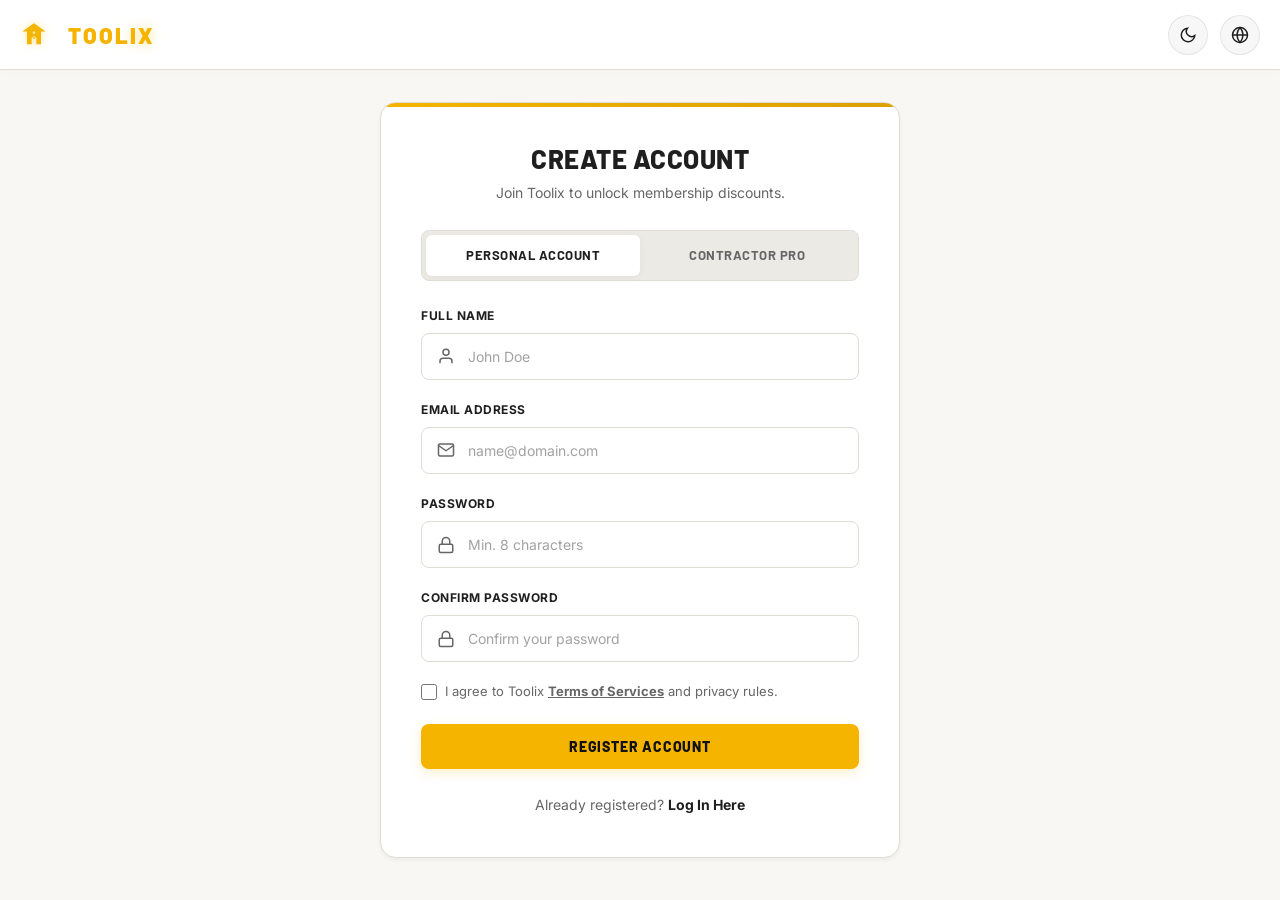
<file: signup.html>
﻿<!DOCTYPE html>
<html lang="en">

<head>
    <meta charset="UTF-8">
    <meta name="viewport" content="width=device-width, initial-scale=1.0">
    <title>Create Account | Toolix Tools & Hardware</title>
    <meta name="description"
        content="Register a Toolix account to leverage member discounts, track building supplies tracking, and register contractor credit accounts.">
    <link rel="stylesheet" href="css/style.css">
    <script>
        // Apply theme/RTL early to prevent visual flicker
        if (localStorage.getItem('toolix-theme') === 'dark') {
            document.documentElement.classList.add('dark-mode');
        }
        if (localStorage.getItem('toolix-dir') === 'rtl') {
            document.documentElement.setAttribute('dir', 'rtl');
        }
    </script>
    <style>
        /* ── Simplified Layout Styles ── */
        body {
            display: flex;
            flex-direction: column;
            min-height: 100vh;
            background: var(--bg-light);
            color: var(--dark);
            transition: background 0.3s ease, color 0.3s ease;
            font-family: var(--font-secondary);
            margin: 0;
            padding: 0;
        }

        .simplified-header {
            position: fixed;
            top: 0;
            left: 0;
            width: 100%;
            height: 70px;
            background-color: var(--light);
            border-bottom: 1px solid var(--gray-border);
            z-index: 1000;
            display: flex;
            align-items: center;
            transition: all 0.3s ease;
            box-shadow: 0 2px 10px rgba(0, 0, 0, 0.02);
        }

        .dark-mode .simplified-header {
            box-shadow: 0 2px 10px rgba(0, 0, 0, 0.2);
            background-color: var(--light);
        }

        .simplified-header .container {
            display: flex;
            justify-content: space-between;
            align-items: center;
            width: 100%;
            max-width: 1320px;
            margin: 0 auto;
            padding: 0 20px;
        }

        .simplified-brand {
            display: flex;
            align-items: center;
            gap: 10px;
            text-decoration: none;
            color: var(--dark) !important;
            font-family: var(--font-primary);
            font-size: 24px;
            font-weight: 800;
            text-transform: uppercase;
            letter-spacing: 0.5px;
        }

        .simplified-brand svg {
            width: 28px;
            height: 28px;
            fill: var(--primary);
            transition: transform 0.3s ease;
        }

        .simplified-brand:hover svg {
            transform: scale(1.05);
        }

        .simplified-actions {
            display: flex;
            align-items: center;
            gap: 12px;
        }

        .simplified-btn {
            background: rgba(0, 0, 0, 0.03) !important;
            border: 1px solid rgba(0, 0, 0, 0.08) !important;
            width: 40px;
            height: 40px;
            border-radius: 50%;
            color: #1F1F1F !important;
            cursor: pointer;
            display: flex;
            align-items: center;
            justify-content: center;
            transition: all 0.3s ease;
        }

        .simplified-btn svg {
            width: 18px;
            height: 18px;
            stroke: #1F1F1F !important;
            fill: none !important;
            transition: all 0.3s ease;
        }

        .simplified-btn:hover {
            border-color: var(--primary) !important;
            background: rgba(244, 180, 0, 0.08) !important;
            transform: translateY(-2px);
        }

        .simplified-btn:hover svg {
            stroke: var(--primary) !important;
        }

        #themeToggleBtn:hover svg {
            transform: rotate(45deg) scale(1.1);
        }

        #rtlToggleBtn:hover svg {
            transform: rotate(180deg) scale(1.1);
        }

        /* Responsive Dark Mode overrides for togglers and header elements */
        .dark-mode .simplified-btn {
            background: rgba(255, 255, 255, 0.08) !important;
            border-color: rgba(255, 255, 255, 0.15) !important;
            color: #FFFFFF !important;
        }

        .dark-mode .simplified-btn svg {
            stroke: #FFFFFF !important;
        }

        .dark-mode .simplified-btn:hover {
            background: rgba(244, 180, 0, 0.18) !important;
            border-color: var(--primary) !important;
        }

        .dark-mode .simplified-brand {
            color: #FFFFFF !important;
        }

        /* ── Centering elements & Page Content ── */
        .auth-section {
            padding: 100px 20px 40px;
            /* high top padding to clear fixed header */
            display: flex;
            align-items: center;
            justify-content: center;
            flex-grow: 1;
            min-height: 100vh;
            width: 100%;
        }

        .auth-container {
            max-width: 520px;
            width: 100%;
            margin: 0 auto;
        }

        .auth-card {
            background: var(--light);
            border: 1px solid var(--gray-border);
            border-radius: 16px;
            padding: 40px;
            box-shadow: var(--shadow-sm);
            transition: all 0.3s ease;
            position: relative;
            overflow: hidden;
            animation: cardAppear 0.5s cubic-bezier(0.16, 1, 0.3, 1);
        }

        @keyframes cardAppear {
            from {
                opacity: 0;
                transform: translateY(20px);
            }

            to {
                opacity: 1;
                transform: translateY(0);
            }
        }

        /* Glowing top border indicator for elite coding design */
        .auth-card::before {
            content: '';
            position: absolute;
            top: 0;
            left: 0;
            right: 0;
            height: 4px;
            background: linear-gradient(90deg, var(--primary), var(--primary-hover));
        }

        .dark-mode .auth-card {
            box-shadow: 0 10px 40px rgba(0, 0, 0, 0.35);
        }

        .auth-header {
            text-align: center;
            margin-bottom: 25px;
        }

        .auth-header h2 {
            font-size: 26px;
            font-weight: 800;
            color: var(--dark) !important;
            margin-bottom: 8px;
            letter-spacing: 0.5px;
        }

        .auth-header p {
            color: var(--gray);
            font-size: 14px;
        }

        /* Tabs for Account Type Selection */
        .auth-tabs {
            display: flex;
            background: var(--gray-light);
            padding: 4px;
            border-radius: 8px;
            margin-bottom: 25px;
            border: 1px solid var(--gray-border);
            transition: all 0.3s ease;
        }

        .auth-tab {
            flex: 1;
            padding: 10px;
            text-align: center;
            font-family: var(--font-primary);
            font-weight: 700;
            font-size: 13px;
            text-transform: uppercase;
            letter-spacing: 0.5px;
            border-radius: 6px;
            cursor: pointer;
            color: var(--gray);
            transition: all 0.2s ease;
        }

        .auth-tab.active {
            background: var(--light);
            color: var(--dark);
            box-shadow: 0 2px 8px rgba(0, 0, 0, 0.04);
        }

        .auth-form-group {
            margin-bottom: 20px;
            position: relative;
        }

        .auth-form-group label {
            display: block;
            margin-bottom: 8px;
            font-size: 12px;
            font-weight: 700;
            text-transform: uppercase;
            letter-spacing: 0.5px;
            color: var(--dark);
        }

        .input-icon-wrap {
            position: relative;
            display: flex;
            align-items: center;
        }

        .input-icon-wrap svg {
            position: absolute;
            left: 16px;
            width: 18px;
            height: 18px;
            color: var(--gray);
            transition: color 0.3s ease;
            pointer-events: none;
        }

        [dir="rtl"] .input-icon-wrap svg {
            left: auto;
            right: 16px;
        }

        .auth-input {
            width: 100%;
            padding: 14px 16px 14px 46px;
            border-radius: 8px;
            border: 1px solid var(--gray-border);
            font-family: var(--font-secondary);
            font-size: 14px;
            background: var(--light);
            color: var(--dark);
            transition: all 0.3s ease;
        }

        .auth-input::placeholder {
            color: var(--gray);
            opacity: 0.6;
        }

        [dir="rtl"] .auth-input {
            padding: 14px 46px 14px 16px;
        }

        .auth-input:focus {
            outline: none;
            border-color: var(--primary);
            box-shadow: 0 0 10px rgba(244, 180, 0, 0.15);
        }

        .auth-input:focus+svg {
            color: var(--primary);
        }

        .auth-options {
            display: flex;
            justify-content: space-between;
            align-items: center;
            margin-bottom: 24px;
            font-size: 13px;
        }

        .remember-me {
            display: flex;
            align-items: flex-start;
            gap: 8px;
            cursor: pointer;
            color: var(--gray);
            line-height: 1.4;
        }

        .remember-me input {
            cursor: pointer;
            accent-color: var(--primary);
            width: 16px;
            height: 16px;
            margin-top: 2px;
        }

        .auth-btn {
            width: 100%;
            padding: 14px 20px;
            border-radius: 8px !important;
            font-size: 14px !important;
            font-weight: 800 !important;
            letter-spacing: 0.8px;
            text-transform: uppercase;
            border: none;
            cursor: pointer;
            background: var(--primary);
            color: var(--dark-deep) !important;
            box-shadow: 0 4px 12px rgba(244, 180, 0, 0.2);
            transition: all 0.3s ease;
        }

        .auth-btn:hover {
            background: var(--primary-hover);
            transform: translateY(-2px);
            box-shadow: 0 6px 18px rgba(244, 180, 0, 0.35);
        }

        .auth-footer-note {
            text-align: center;
            font-size: 14px;
            color: var(--gray);
            margin-top: 25px;
        }

        .auth-footer-note a {
            color: var(--dark);
            text-decoration: none;
            font-weight: 700;
            transition: color 0.2s ease;
        }

        .auth-footer-note a:hover {
            color: var(--primary);
        }

        .form-feedback-auth {
            margin-top: 15px;
            padding: 10px 14px;
            border-radius: 6px;
            font-size: 12px;
            font-weight: 600;
            text-align: center;
            display: none;
        }

        .form-feedback-auth.success {
            background: rgba(76, 175, 80, 0.12);
            color: #4CAF50;
            display: block;
        }

        .form-feedback-auth.error {
            background: rgba(229, 57, 53, 0.12);
            color: #E53935;
            display: block;
        }

        .form-feedback-auth.loading {
            background: rgba(244, 180, 0, 0.12);
            color: #F4B400;
            display: block;
        }
    </style>
    <link rel="icon" type="image/svg+xml" href="favicon.svg">
    <link rel="apple-touch-icon" href="favicon.svg">
</head>

<body>

    <!-- Simplified Fixed Header -->
    <header class="simplified-header">
        <div class="container">
            <!-- Left: Logo & Brand Name -->
            <a href="index.html" class="simplified-brand" id="logoLink">
                <svg class="brand-icon" viewBox="0 0 24 24">
                    <path d="M12 2L2 9h4v11h4v-6h4v6h4V9h4L12 2zm1 9h-2V9h2v2zm-2 2h2v2h-2v-2z" />
                </svg><span class="toolix-brand">Tool<span class="brand-accent-letter">ix</span></span>
            </a>

            <!-- Right: Theme and RTL togglers -->
            <div class="simplified-actions">
                <button class="simplified-btn" id="themeToggleBtn" title="Toggle Light/Dark Mode">
                    <svg viewBox="0 0 24 24" fill="none" stroke="currentColor" stroke-width="2" class="sun-icon"
                        style="display:none;">
                        <circle cx="12" cy="12" r="5"></circle>
                        <line x1="12" y1="1" x2="12" y2="3"></line>
                        <line x1="12" y1="21" x2="12" y2="23"></line>
                        <line x1="4.22" y1="4.22" x2="5.64" y2="5.64"></line>
                        <line x1="18.36" y1="18.36" x2="19.78" y2="19.78"></line>
                        <line x1="1" y1="12" x2="3" y2="12"></line>
                        <line x1="21" y1="12" x2="23" y2="12"></line>
                        <line x1="4.22" y1="19.78" x2="5.64" y2="18.36"></line>
                        <line x1="18.36" y1="5.64" x2="19.78" y2="4.22"></line>
                    </svg>
                    <svg viewBox="0 0 24 24" fill="none" stroke="currentColor" stroke-width="2" class="moon-icon">
                        <path d="M21 12.79A9 9 0 1 1 11.21 3 7 7 0 0 0 21 12.79z"></path>
                    </svg>
                </button>
                <button class="simplified-btn" id="rtlToggleBtn" title="Toggle RTL/LTR Direction">
                    <svg viewBox="0 0 24 24" fill="none" stroke="currentColor" stroke-width="2" class="lang-icon">
                        <circle cx="12" cy="12" r="10"></circle>
                        <line x1="2" y1="12" x2="22" y2="12"></line>
                        <path
                            d="M12 2a15.3 15.3 0 0 1 4 10 15.3 15.3 0 0 1-4 10 15.3 15.3 0 0 1-4-10 15.3 15.3 0 0 1 4-10z">
                        </path>
                    </svg>
                </button>
            </div>
        </div>
    </header>

    <!-- Main Auth Form Shell -->
    <main class="auth-section">
        <div class="auth-container">
            <div class="auth-card">
                <div class="auth-header">
                    <h2 id="authTitle">Create Account</h2>
                    <p id="authSubtitle">Join Toolix to unlock membership discounts.</p>
                </div>

                <!-- Personal / Contractor Tabs -->
                <div class="auth-tabs">
                    <div class="auth-tab active" id="tabPersonal">Personal Account</div>
                    <div class="auth-tab" id="tabContractor">Contractor Pro</div>
                </div>

                <form id="signupMainForm">
                    <div class="auth-form-group">
                        <label for="signupName" id="nameLabel">Full Name</label>
                        <div class="input-icon-wrap">
                            <input type="text" id="signupName" class="auth-input" placeholder="John Doe" required>
                            <svg viewBox="0 0 24 24" fill="none" stroke="currentColor" stroke-width="2"
                                stroke-linecap="round" stroke-linejoin="round">
                                <path d="M20 21v-2a4 4 0 0 0-4-4H8a4 4 0 0 0-4 4v2"></path>
                                <circle cx="12" cy="7" r="4"></circle>
                            </svg>
                        </div>
                    </div>

                    <div class="auth-form-group">
                        <label for="signupEmail">Email Address</label>
                        <div class="input-icon-wrap">
                            <input type="email" id="signupEmail" class="auth-input" placeholder="name@domain.com"
                                required>
                            <svg viewBox="0 0 24 24" fill="none" stroke="currentColor" stroke-width="2"
                                stroke-linecap="round" stroke-linejoin="round">
                                <path d="M4 4h16c1.1 0 2 .9 2 2v12c0 1.1-.9 2-2 2H4c-1.1 0-2-.9-2-2V6c0-1.1.9-2 2-2z">
                                </path>
                                <polyline points="22,6 12,13 2,6"></polyline>
                            </svg>
                        </div>
                    </div>

                    <div class="auth-form-group" id="licenseGroup" style="display: none;">
                        <label for="signupLicense">Contractor License #</label>
                        <div class="input-icon-wrap">
                            <input type="text" id="signupLicense" class="auth-input" placeholder="e.g. LIC-998822-PRO">
                            <svg viewBox="0 0 24 24" fill="none" stroke="currentColor" stroke-width="2"
                                stroke-linecap="round" stroke-linejoin="round">
                                <path
                                    d="M14.7 6.3a1 1 0 0 0 0 1.4l1.6 1.6a1 1 0 0 0 1.4 0l3.77-3.77a6 6 0 0 1-7.94 7.94l-6.91 6.91a2.12 2.12 0 0 1-3-3l6.91-6.91a6 6 0 0 1 7.94-7.94l-3.76 3.76z">
                                </path>
                            </svg>
                        </div>
                    </div>

                    <div class="auth-form-group">
                        <label for="signupPassword">Password</label>
                        <div class="input-icon-wrap">
                            <input type="password" id="signupPassword" class="auth-input"
                                placeholder="Min. 8 characters" required>
                            <svg viewBox="0 0 24 24" fill="none" stroke="currentColor" stroke-width="2"
                                stroke-linecap="round" stroke-linejoin="round">
                                <rect x="3" y="11" width="18" height="11" rx="2" ry="2"></rect>
                                <path d="M7 11V7a5 5 0 0 1 10 0v4"></path>
                            </svg>
                        </div>
                    </div>

                    <div class="auth-form-group">
                        <label for="signupConfirmPassword">Confirm Password</label>
                        <div class="input-icon-wrap">
                            <input type="password" id="signupConfirmPassword" class="auth-input"
                                placeholder="Confirm your password" required>
                            <svg viewBox="0 0 24 24" fill="none" stroke="currentColor" stroke-width="2"
                                stroke-linecap="round" stroke-linejoin="round">
                                <rect x="3" y="11" width="18" height="11" rx="2" ry="2"></rect>
                                <path d="M7 11V7a5 5 0 0 1 10 0v4"></path>
                            </svg>
                        </div>
                    </div>

                    <div class="auth-options">
                        <label class="remember-me">
                            <input type="checkbox" id="termsCheck" required>
                            <span>I agree to Toolix <a href="#" style="color: inherit; font-weight:700;">Terms of
                                    Services</a> and privacy rules.</span>
                        </label>
                    </div>

                    <button type="submit" class="btn btn-primary auth-btn">Register Account</button>

                    <div id="signupFeedback" class="form-feedback-auth"></div>
                </form>

                <div class="auth-footer-note">
                    Already registered? <a href="login.html">Log In Here</a>
                </div>
            </div>
        </div>
    </main>

    <script src="js/script.js"></script>
    <script>
        document.addEventListener('DOMContentLoaded', () => {
            const personalTab = document.getElementById('tabPersonal');
            const contractorTab = document.getElementById('tabContractor');
            const authTitle = document.getElementById('authTitle');
            const authSubtitle = document.getElementById('authSubtitle');
            const nameLabel = document.getElementById('nameLabel');
            const licenseGroup = document.getElementById('licenseGroup');
            const licenseInput = document.getElementById('signupLicense');

            let activeTab = 'personal';

            personalTab.addEventListener('click', () => {
                personalTab.classList.add('active');
                contractorTab.classList.remove('active');
                activeTab = 'personal';
                authTitle.textContent = 'Create Account';
                authSubtitle.textContent = 'Join Toolix to unlock membership discounts.';
                nameLabel.textContent = 'Full Name';
                licenseGroup.style.display = 'none';
                licenseInput.removeAttribute('required');
            });

            contractorTab.addEventListener('click', () => {
                contractorTab.classList.add('active');
                personalTab.classList.remove('active');
                activeTab = 'contractor';
                authTitle.textContent = 'Register Pro Contractor';
                authSubtitle.textContent = 'Register commercial logs, tax exemptions & credit metrics.';
                nameLabel.textContent = 'Company Name / Principal';
                licenseGroup.style.display = 'block';
                licenseInput.setAttribute('required', 'true');
            });

            // Form Submit Logic
            const form = document.getElementById('signupMainForm');
            const feedback = document.getElementById('signupFeedback');

            form.addEventListener('submit', (e) => {
                e.preventDefault();
                feedback.className = 'form-feedback-auth loading';
                feedback.textContent = 'Generating credentials & registration key...';

                const password = document.getElementById('signupPassword').value;
                const confirmPassword = document.getElementById('signupConfirmPassword').value;

                if (password !== confirmPassword) {
                    setTimeout(() => {
                        feedback.className = 'form-feedback-auth error';
                        feedback.textContent = '❌ Passwords do not match. Please verify.';
                    }, 800);
                    return;
                }

                if (password.length < 8) {
                    setTimeout(() => {
                        feedback.className = 'form-feedback-auth error';
                        feedback.textContent = '❌ Password must be at least 8 characters long.';
                    }, 800);
                    return;
                }

                setTimeout(() => {
                    feedback.className = 'form-feedback-auth success';
                    feedback.innerHTML = `🏁 <strong>Account Created!</strong> Welcome to Toolix Tools network. Redirection...`;
                    setTimeout(() => {
                        window.location.href = 'login.html';
                    }, 1200);
                }, 1500);
            });
        });
    </script>
</body>

</html>
</file>
<file: css/style.css>
@import url('https://fonts.googleapis.com/css2?family=Barlow:wght@400;500;600;700;800&family=Inter:wght@300;400;500;600;700&display=swap');

:root {
    --primary: #F4B400;
    --primary-hover: #DCA000;
    --dark: #1F1F1F;
    --dark-light: #2A2A2A;
    --dark-deep: #121212;
    --light: #FFFFFF;
    --bg-light: #F8F7F3;
    --gray: #666666;
    --gray-light: #ECEAE5;
    --gray-border: #E0DDD5;
    --shadow-sm: 0 2px 4px rgba(0, 0, 0, 0.05);
    --shadow-md: 0 8px 20px rgba(0, 0, 0, 0.1);
    --shadow-lg: 0 15px 35px rgba(0, 0, 0, 0.15);
    --transition: all 0.3s cubic-bezier(0.25, 0.8, 0.25, 1);
    --font-primary: 'Barlow', sans-serif;
    --font-secondary: 'Inter', sans-serif;
}

* {
    box-sizing: border-box;
    margin: 0;
    padding: 0;
}

html {
    scroll-behavior: smooth;
}

body {
    font-family: var(--font-secondary);
    background-color: var(--light);
    color: var(--dark);
    line-height: 1.6;
    overflow-x: hidden;
}

/* Typography */
h1,
h2,
h3,
h4,
h5,
h6,
.brand-logo {
    font-family: var(--font-primary);
    font-weight: 700;
    text-transform: uppercase;
    letter-spacing: 0.5px;
    line-height: 1.2;
}

/* Layout Utilities */
.container {
    width: 100%;
    max-width: 1320px;
    margin: 0 auto;
    padding: 0 20px;
}

.section-padding {
    padding: 80px 0;
}

.bg-beige {
    background-color: var(--bg-light);
}

.bg-dark {
    background-color: var(--dark);
    color: var(--light);
}

/* Topbar */
.topbar {
    background-color: var(--dark-deep);
    color: var(--gray-light);
    font-size: 13px;
    padding: 8px 0;
    border-bottom: 1px solid var(--dark-light);
    font-family: var(--font-primary);
    text-transform: uppercase;
    letter-spacing: 0.5px;
}

.topbar-content {
    display: flex;
    justify-content: space-between;
    align-items: center;
}

.topbar-info,
.topbar-links {
    display: flex;
    gap: 20px;
}

.topbar-links a {
    color: var(--gray-light);
    text-decoration: none;
    transition: var(--transition);
}

.topbar-links a:hover {
    color: var(--primary);
}

/* Header & Navigation */
header {
    background-color: var(--dark);
    color: var(--light);
    position: sticky;
    top: 0;
    z-index: 1000;
    box-shadow: var(--shadow-sm);
    transition: var(--transition);
}

.header-main {
    display: flex;
    justify-content: space-between;
    align-items: center;
    padding: 15px 0;
    border-bottom: 1px solid var(--dark-light);
}

/* Desktop Nav Styles (Single Row Header with Premium Animations) */
.desktop-nav {
    display: block;
}

.desktop-nav .nav-links {
    position: relative;
    display: flex;
    align-items: center;
    gap: 6px;
    height: auto;
    z-index: 1;
}

.desktop-nav .nav-links>li {
    height: auto;
    position: relative;
}

.desktop-nav .nav-links>li>a {
    color: var(--light) !important;
    font-family: var(--font-primary);
    font-weight: 600;
    text-transform: uppercase;
    font-size: 13.5px;
    letter-spacing: 0.8px;
    padding: 8px 18px;
    transition: color 0.3s cubic-bezier(0.25, 0.8, 0.25, 1);
    height: auto;
    display: inline-block;
    position: relative;
}

/* Icon-assisted hover/active indicator: Industrial Dot/Arrow */
.desktop-nav .nav-links>li>a::before {
    content: '▲';
    font-size: 7px;
    position: absolute;
    top: -4px;
    left: 50%;
    transform: translateX(-50%) translateY(-6px);
    color: var(--primary);
    opacity: 0;
    transition: all 0.3s cubic-bezier(0.25, 0.8, 0.25, 1);
    pointer-events: none;
    text-shadow: 0 0 5px var(--primary);
}

.desktop-nav .nav-links>li:hover>a::before,
.desktop-nav .nav-links>li.active>a::before {
    opacity: 1;
    transform: translateX(-50%) translateY(0);
}

/* Underline active indicator */
.desktop-nav .nav-links>li>a::after {
    content: '';
    position: absolute;
    bottom: -1px;
    left: 18px;
    right: 18px;
    height: 2px;
    background: var(--primary);
    border-radius: 4px;
    transform: scaleX(0);
    transform-origin: center;
    transition: transform 0.35s cubic-bezier(0.25, 0.8, 0.25, 1);
    box-shadow: 0 0 8px var(--primary);
}

.desktop-nav .nav-links>li.active>a::after {
    transform: scaleX(1);
}

/* Sliding pill background styling */
.nav-hover-pill {
    position: absolute;
    top: 0;
    left: 0;
    background: rgba(255, 255, 255, 0.05);
    border-radius: 6px;
    z-index: -1;
    transition: all 0.32s cubic-bezier(0.25, 0.8, 0.25, 1);
    pointer-events: none;
    border: 1px solid rgba(255, 255, 255, 0.08);
    box-shadow: inset 0 1px 1px rgba(255, 255, 255, 0.08);
}

html:not(.dark-mode) .nav-hover-pill {
    background: rgba(0, 0, 0, 0.04);
    border-color: rgba(0, 0, 0, 0.06);
    box-shadow: inset 0 1px 1px rgba(0, 0, 0, 0.02);
}

.logo-container {
    display: flex;
    align-items: center;
}

.brand-logo {
    font-size: 24px;
    text-decoration: none;
    color: var(--light);
    display: flex;
    align-items: center;
    gap: 0;
    letter-spacing: 1.5px;
    font-weight: 800;
    text-transform: uppercase;
    line-height: 1;
}

.brand-logo span {
    color: var(--primary);
}

.toolix-brand {
    font-size: 22px;
    font-weight: 900;
    letter-spacing: 2px;
    text-transform: uppercase;
    color: var(--primary);
    line-height: 1;
    font-family: var(--font-primary);
}

.brand-accent-letter {
    color: var(--primary);
    text-shadow: 0 0 12px rgba(255, 193, 7, 0.45);
    font-style: normal;
}

.brand-icon {
    width: 30px;
    height: 30px;
    fill: var(--primary);
    margin-right: 10px;
    flex-shrink: 0;
    filter: drop-shadow(0 0 4px rgba(255, 193, 7, 0.4));
}

[dir="rtl"] .brand-icon {
    margin-right: 0;
    margin-left: 8px;
}

.search-bar {
    flex: 0 1 500px;
    display: flex;
    background: var(--dark-light);
    border-radius: 4px;
    padding: 4px;
    border: 1px solid var(--dark-light);
    transition: var(--transition);
}

.search-bar:focus-within {
    border-color: var(--primary);
}

.search-bar input {
    flex: 1;
    background: transparent;
    border: none;
    padding: 8px 12px;
    color: var(--light);
    font-family: var(--font-secondary);
    font-size: 14px;
}

.search-bar input:focus {
    outline: none;
}

.search-bar button {
    background: var(--primary);
    border: none;
    padding: 8px 16px;
    color: var(--dark);
    font-weight: bold;
    border-radius: 2px;
    cursor: pointer;
    transition: var(--transition);
}

.search-bar button:hover {
    background: var(--primary-hover);
}

.header-actions {
    display: flex;
    align-items: center;
    gap: 20px;
}

.header-action-btn {
    background: rgba(255, 255, 255, 0.03);
    border: 1px solid rgba(255, 255, 255, 0.08);
    width: 42px;
    height: 42px;
    border-radius: 50%;
    color: var(--light);
    position: relative;
    cursor: pointer;
    display: flex;
    align-items: center;
    justify-content: center;
    transition: all 0.3s cubic-bezier(0.25, 0.8, 0.25, 1);
    box-shadow: inset 0 1px 1.5px rgba(255, 255, 255, 0.05);
}

.header-action-btn svg {
    width: 20px;
    height: 20px;
    stroke: var(--light);
    transition: all 0.3s cubic-bezier(0.25, 0.8, 0.25, 1);
}

.header-action-btn:hover {
    background: rgba(244, 180, 0, 0.08);
    border-color: var(--primary);
    transform: translateY(-2px);
    box-shadow: 0 0 12px rgba(244, 180, 0, 0.25), inset 0 1px 1px rgba(255, 255, 255, 0.1);
}

.header-action-btn:hover svg {
    stroke: var(--primary);
    transform: scale(1.1);
}

/* Micro-interactions: Rotation on hover */
#themeToggleBtn:hover svg {
    transform: rotate(45deg) scale(1.1);
}

#rtlToggleBtn:hover svg {
    transform: rotate(180deg) scale(1.1);
}

.cart-count {
    position: absolute;
    top: -3px;
    right: -3px;
    background: var(--primary);
    color: var(--dark);
    border-radius: 50%;
    width: 18px;
    height: 18px;
    font-size: 10px;
    font-weight: 700;
    display: flex;
    align-items: center;
    justify-content: center;
    border: 2px solid var(--dark);
    box-shadow: 0 0 6px rgba(244, 180, 0, 0.4);
    transition: all 0.3s cubic-bezier(0.25, 0.8, 0.25, 1);
    z-index: 2;
}

.header-action-btn:hover .cart-count {
    transform: scale(1.1);
}

/* User Account Button — Desktop, 1024px, 768px only (hidden on mobile) */
.user-account-btn:hover svg {
    transform: scale(1.15) translateY(-1px);
}

/* ── 1024px Responsive Header — Single Row Layout ── */
@media (max-width: 1024px) {

    /* Tighter container to prevent content overflow */
    .container {
        max-width: 100%;
        padding: 0 12px;
        box-sizing: border-box;
    }

    /* Header single-row enforcement */
    header {
        overflow: hidden;
        box-shadow: var(--shadow-sm);
    }

    .header-main {
        padding: 10px 0;
        gap: 8px;
        flex-wrap: nowrap;
        align-items: center;
        display: flex;
        border-bottom: 1px solid var(--dark-light);
        width: 100%;
        box-sizing: border-box;
        overflow: hidden;
    }

    /* Logo: compact and fixed width */
    .logo-container {
        flex: 0 0 auto;
        min-width: 0;
    }

    .brand-logo {
        font-size: 17px;
        gap: 0;
        white-space: nowrap;
    }

    .brand-icon {
        width: 20px;
        height: 20px;
        margin-right: 5px;
        flex-shrink: 0;
    }

    .toolix-brand {
        font-size: 16px;
        letter-spacing: 0.5px;
    }

    /* Desktop nav: fill remaining space, items tightly packed */
    .desktop-nav {
        flex: 1 1 auto;
        min-width: 0;
        display: flex;
        justify-content: center;
        overflow: hidden;
    }

    .desktop-nav .nav-links {
        gap: 0;
        flex-wrap: nowrap;
        justify-content: center;
        align-items: center;
        width: 100%;
    }

    .desktop-nav .nav-links>li {
        flex-shrink: 1;
        min-width: 0;
    }

    .desktop-nav .nav-links>li>a {
        font-size: 11px;
        padding: 6px 8px;
        letter-spacing: 0.3px;
        white-space: nowrap;
        display: inline-flex;
        align-items: center;
        overflow: hidden;
        text-overflow: ellipsis;
    }

    .desktop-nav .nav-links>li>a::after {
        left: 8px;
        right: 8px;
        height: 1.5px;
    }

    .desktop-nav .nav-links>li>a::before {
        font-size: 5px;
        top: -2px;
    }

    /* Header actions: compact circle buttons, no labels */
    .header-actions {
        gap: 6px;
        flex-shrink: 0;
        flex-wrap: nowrap;
        align-items: center;
        min-width: 0;
    }

    .header-action-btn {
        width: 34px;
        height: 34px;
        flex: 0 0 34px;
        padding: 0;
        border-radius: 50%;
        display: flex;
        align-items: center;
        justify-content: center;
    }

    .header-action-btn svg {
        width: 16px;
        height: 16px;
    }

    /* RTL/LTR toggle: hide the text label, make it circular */
    #rtlToggleBtn.header-action-btn {
        width: 34px !important;
        height: 34px !important;
        padding: 0 !important;
        border-radius: 50% !important;
        gap: 0 !important;
        flex: 0 0 34px !important;
        display: flex !important;
        align-items: center !important;
        justify-content: center !important;
    }

    #rtlToggleBtn.header-action-btn::after {
        display: none !important;
        content: none !important;
    }

    #rtlToggleBtn.header-action-btn svg.lang-icon {
        width: 16px !important;
        height: 16px !important;
    }

    .cart-count {
        width: 15px;
        height: 15px;
        font-size: 9px;
    }

    /* Topbar adjustments for 1024px */
    .topbar {
        font-size: 11px;
    }

    .topbar-info,
    .topbar-links {
        gap: 12px;
    }

    .topbar-info span,
    .topbar-links span,
    .topbar-links a {
        font-size: 11px;
    }

    /* Brand accent letter scale */
    .brand-accent-letter {
        text-shadow: 0 0 10px rgba(255, 193, 7, 0.35);
    }

    /* Prevent horizontal scroll from any stray elements */
    body {
        overflow-x: hidden;
    }
}

/* Nav Menu */
.nav-container {
    display: flex;
    justify-content: space-between;
    align-items: center;
    height: 50px;
}

.categories-dropdown {
    position: relative;
}

.categories-btn {
    background: var(--primary);
    color: var(--dark);
    border: none;
    padding: 13px 20px;
    font-family: var(--font-primary);
    font-weight: 700;
    font-size: 14px;
    text-transform: uppercase;
    cursor: pointer;
    display: flex;
    align-items: center;
    gap: 10px;
    transition: var(--transition);
}

.categories-btn:hover {
    background: var(--primary-hover);
}

.categories-menu {
    position: absolute;
    top: 100%;
    left: 0;
    width: 250px;
    background: var(--light);
    border: 1px solid var(--gray-light);
    border-top: 3px solid var(--primary);
    list-style: none;
    opacity: 0;
    visibility: hidden;
    transform: translateY(10px);
    transition: var(--transition);
    box-shadow: var(--shadow-md);
    z-index: 1100;
}

.categories-dropdown:hover .categories-menu {
    opacity: 1;
    visibility: visible;
    transform: translateY(0);
}

.categories-menu li a {
    display: block;
    padding: 12px 20px;
    color: var(--dark);
    text-decoration: none;
    font-size: 14px;
    font-weight: 500;
    border-bottom: 1px solid var(--gray-light);
    transition: var(--transition);
}

.categories-menu li a:hover {
    background: var(--bg-light);
    color: var(--primary-hover);
    padding-left: 25px;
}

.nav-links {
    display: flex;
    list-style: none;
    height: 100%;
}

.nav-links>li {
    position: relative;
    height: 100%;
}

.nav-links>li>a {
    display: flex;
    align-items: center;
    padding: 0 18px;
    height: 100%;
    color: var(--light);
    text-decoration: none;
    font-family: var(--font-primary);
    font-weight: 600;
    text-transform: uppercase;
    font-size: 14px;
    letter-spacing: 0.5px;
    transition: var(--transition);
}

.nav-links>li>a:hover,
.nav-links>li.active>a {
    color: var(--primary);
}

.nav-links>li.active>a::after {
    content: '';
    position: absolute;
    bottom: 0;
    left: 18px;
    right: 18px;
    height: 3px;
    background-color: var(--primary);
}

/* Submenu Dropdown */
.submenu {
    position: absolute;
    top: 100%;
    left: 0;
    background: var(--light);
    border-top: 3px solid var(--primary);
    list-style: none;
    width: 200px;
    opacity: 0;
    visibility: hidden;
    transform: translateY(10px);
    transition: var(--transition);
    box-shadow: var(--shadow-md);
    z-index: 1100;
}

.nav-links li:hover .submenu {
    opacity: 1;
    visibility: visible;
    transform: translateY(0);
}

.submenu li a {
    display: block;
    padding: 10px 20px;
    color: var(--dark);
    text-decoration: none;
    font-size: 14px;
    transition: var(--transition);
}

.submenu li a:hover {
    background: var(--bg-light);
    color: var(--primary-hover);
}

.nav-cta {
    font-family: var(--font-primary);
    text-transform: uppercase;
    font-size: 13px;
    font-weight: 700;
    background: transparent;
    color: var(--primary);
    border: 2px solid var(--primary);
    padding: 8px 16px;
    border-radius: 2px;
    cursor: pointer;
    transition: var(--transition);
    text-decoration: none;
}

.nav-cta:hover {
    background: var(--primary);
    color: var(--dark);
}

/* Mobile Hammer Menu Button */
.burger-menu {
    display: none;
    background: transparent;
    border: none;
    color: var(--light);
    cursor: pointer;
}

.burger-menu svg {
    width: 28px;
    height: 28px;
    stroke: var(--light);
}

/* Mobile Sidebar Drawer */
.mobile-nav {
    position: fixed;
    top: 0;
    left: -280px;
    width: 280px;
    height: 100vh;
    background: var(--dark);
    z-index: 2000;
    box-shadow: var(--shadow-lg);
    padding: 20px;
    transition: var(--transition);
    display: flex;
    flex-direction: column;
    gap: 20px;
}

.mobile-nav.open {
    left: 0;
}

.mobile-nav-header {
    display: flex;
    justify-content: space-between;
    align-items: center;
    border-bottom: 1px solid var(--dark-light);
    padding-bottom: 15px;
}

.mobile-close-btn {
    background: transparent;
    border: none;
    color: var(--light);
    cursor: pointer;
}

.mobile-close-btn svg {
    width: 24px;
    height: 24px;
}

.mobile-menu-links {
    list-style: none;
    display: flex;
    flex-direction: column;
    gap: 15px;
}

.mobile-menu-links li a {
    color: var(--light);
    text-decoration: none;
    font-family: var(--font-primary);
    font-size: 16px;
    text-transform: uppercase;
    font-weight: 600;
    display: block;
    transition: var(--transition);
}

.mobile-menu-links li a:hover {
    color: var(--primary);
}

.mobile-menu-overlay {
    position: fixed;
    top: 0;
    left: 0;
    width: 100vw;
    height: 100vh;
    background: rgba(0, 0, 0, 0.5);
    z-index: 1999;
    opacity: 0;
    visibility: hidden;
    transition: var(--transition);
}

.mobile-menu-overlay.open {
    opacity: 1;
    visibility: visible;
}

/* Sticky styles */
header.sticky {
    position: fixed;
    top: 0;
    left: 0;
    width: 100%;
    animation: slideDown 0.3s;
}

@keyframes slideDown {
    from {
        transform: translateY(-100%);
    }

    to {
        transform: translateY(0);
    }
}

/* Scroll To Top */
.scroll-top {
    position: fixed;
    bottom: 20px;
    right: 20px;
    background: var(--primary);
    color: var(--dark);
    border: none;
    width: 45px;
    height: 45px;
    border-radius: 4px;
    display: flex;
    align-items: center;
    justify-content: center;
    cursor: pointer;
    opacity: 0;
    visibility: hidden;
    transition: var(--transition);
    z-index: 1000;
    box-shadow: var(--shadow-md);
}

.scroll-top.show {
    opacity: 1;
    visibility: visible;
}

.scroll-top:hover {
    background: var(--primary-hover);
    transform: translateY(-3px);
}

.scroll-top svg {
    width: 20px;
    height: 20px;
    stroke: var(--dark);
    stroke-width: 2.5;
}

/* Animations */
.fade-in {
    opacity: 0;
    transform: translateY(25px);
    transition: opacity 0.6s ease-out, transform 0.6s ease-out;
}

.fade-in.appear {
    opacity: 1;
    transform: translateY(0);
}

/* Buttons */
.btn {
    display: inline-flex;
    align-items: center;
    justify-content: center;
    padding: 12px 28px;
    font-family: var(--font-primary);
    font-weight: 700;
    text-transform: uppercase;
    font-size: 14px;
    border-radius: 3px;
    cursor: pointer;
    transition: var(--transition);
    text-decoration: none;
    border: none;
    letter-spacing: 0.5px;
}

.btn-primary {
    background-color: var(--primary);
    color: var(--dark);
}

.btn-primary:hover {
    background-color: var(--primary-hover);
    transform: translateY(-2px);
    box-shadow: 0 4px 10px rgba(244, 180, 0, 0.3);
}

.btn-dark {
    background-color: var(--dark);
    color: var(--light);
    border: 1px solid var(--dark-light);
}

.btn-dark:hover {
    background-color: var(--dark-light);
    transform: translateY(-2px);
}

.btn-outline-white {
    background-color: transparent;
    color: var(--light);
    border: 2px solid var(--light);
}

.btn-outline-white:hover {
    background-color: var(--light);
    color: var(--dark);
    transform: translateY(-2px);
}

.btn-outline-dark {
    background-color: transparent;
    color: var(--dark);
    border: 2px solid var(--dark);
}

.btn-outline-dark:hover {
    background-color: var(--dark);
    color: var(--light);
    transform: translateY(-2px);
}

/* Section Title */
.section-title-wrap {
    text-align: center;
    margin-bottom: 50px;
}

.section-subtitle {
    color: var(--primary);
    font-family: var(--font-primary);
    font-weight: 700;
    text-transform: uppercase;
    letter-spacing: 1px;
    font-size: 13px;
    margin-bottom: 8px;
    display: inline-block;
}

.section-title {
    font-size: 34px;
    color: var(--dark);
    position: relative;
    padding-bottom: 12px;
    margin-bottom: 20px;
}

.section-title::after {
    content: '';
    position: absolute;
    bottom: 0;
    left: 50%;
    transform: translateX(-50%);
    width: 60px;
    height: 4px;
    background-color: var(--primary);
}

/* Hero Section (Home 1) */
.hero {
    position: relative;
    background: url('../images/hero_banner.png') no-repeat center center/cover;
    padding: 110px 0;
    display: flex;
    align-items: center;
    min-height: 580px;
    color: var(--light);
}

@media (max-width: 992px) {
    .hero {
        padding: 85px 0;
        min-height: 500px;
    }
}

@media (max-width: 576px) {
    .hero {
        padding: 60px 0;
        min-height: 440px;
    }
}

.hero::before {
    content: '';
    position: absolute;
    top: 0;
    left: 0;
    width: 100%;
    height: 100%;
    background: linear-gradient(90deg, rgba(18, 18, 18, 0.9) 0%, rgba(18, 18, 18, 0.4) 100%);
    z-index: 1;
}

.hero .container {
    position: relative;
    z-index: 2;
    width: 100%;
}

.hero-content {
    display: flex;
    flex-direction: column;
    justify-content: center;
    align-items: flex-start;
    width: 100%;
}

.hero-sub {
    color: var(--primary);
    font-family: var(--font-primary);
    font-weight: 700;
    text-transform: uppercase;
    letter-spacing: 1.5px;
    margin-bottom: 15px;
    font-size: 14px;
}

.hero-title {
    font-size: 54px;
    font-weight: 800;
    line-height: 1.1;
    max-width: 650px;
    margin-bottom: 25px;
}

.hero-title span {
    color: var(--primary);
}

.hero-desc {
    font-size: 16px;
    max-width: 550px;
    margin-bottom: 35px;
    color: var(--gray-light);
}

.hero-ctas {
    display: flex;
    gap: 15px;
}

/* Hero Search Form Integration */
.hero-search-form {
    display: flex;
    align-items: center;
    background: rgba(30, 30, 30, 0.85);
    backdrop-filter: blur(10px);
    border: 1px solid rgba(255, 255, 255, 0.15);
    border-radius: 8px;
    padding: 6px;
    padding-inline-start: 16px;
    width: 100%;
    max-width: 650px;
    margin-bottom: 35px;
    box-shadow: var(--shadow-md);
    transition: var(--transition);
}

.hero-search-form:hover {
    border-color: rgba(255, 255, 255, 0.35);
    box-shadow: var(--shadow-lg);
}

.hero-search-form:focus-within {
    border-color: var(--primary);
    background: rgba(20, 20, 20, 0.95);
    box-shadow: 0 0 15px rgba(244, 180, 0, 0.25);
    transform: translateY(-2px);
}

.hero-search-input-wrap {
    display: flex;
    align-items: center;
    flex: 1;
    gap: 12px;
}

.hero-search-icon {
    width: 20px;
    height: 20px;
    stroke: var(--gray-light);
    opacity: 0.8;
    flex-shrink: 0;
    transition: var(--transition);
}

.hero-search-form:focus-within .hero-search-icon {
    stroke: var(--primary);
    opacity: 1;
}

.hero-search-form input {
    width: 100%;
    background: transparent;
    border: none;
    font-family: var(--font-secondary);
    font-size: 15px;
    color: var(--light) !important;
    outline: none;
    padding: 10px 0;
}

.hero-search-form input::placeholder {
    color: rgba(255, 255, 255, 0.5) !important;
}

.hero-search-form button {
    background: var(--primary);
    color: var(--dark);
    font-family: var(--font-primary);
    font-weight: 700;
    font-size: 14px;
    text-transform: uppercase;
    letter-spacing: 0.5px;
    border: none;
    padding: 12px 28px;
    border-radius: 6px;
    cursor: pointer;
    transition: var(--transition);
    flex-shrink: 0;
}

.hero-search-form button:hover {
    background: var(--primary-hover);
}

/* Rounded layout for Hero Section CTA and Search buttons */
.hero-ctas .btn,
.hero-search-form button {
    border-radius: 50px !important;
}


/* Light mode overrides for Hero Search Form */
html:not(.dark-mode) .hero-search-form {
    background: rgba(255, 255, 255, 0.9);
    border: 1px solid rgba(0, 0, 0, 0.1);
    box-shadow: 0 8px 30px rgba(0, 0, 0, 0.1);
}

html:not(.dark-mode) .hero-search-form:hover {
    border-color: rgba(0, 0, 0, 0.15);
}

html:not(.dark-mode) .hero-search-form:focus-within {
    background: #ffffff;
    border-color: var(--primary);
    box-shadow: 0 8px 30px rgba(244, 180, 0, 0.15);
}

html:not(.dark-mode) .hero-search-form input {
    color: var(--dark) !important;
}

html:not(.dark-mode) .hero-search-form input::placeholder {
    color: var(--gray) !important;
}

html:not(.dark-mode) .hero-search-form .hero-search-icon {
    stroke: var(--gray);
}

html:not(.dark-mode) .hero-search-form:focus-within .hero-search-icon {
    stroke: var(--primary);
}

/* Specific elements for dark mode */
.dark-mode .hero-search-form {
    background: rgba(20, 20, 20, 0.85) !important;
    border: 1px solid rgba(255, 255, 255, 0.15) !important;
}

.dark-mode .hero-search-form input {
    color: #ffffff !important;
}

.dark-mode .hero-search-form .hero-search-icon {
    stroke: #ffffff !important;
}

@media (max-width: 576px) {
    .hero-search-form {
        flex-direction: column;
        align-items: stretch;
        padding: 10px;
        padding-inline-start: 10px;
        gap: 10px;
    }

    .hero-search-input-wrap {
        padding: 0 6px;
    }

    .hero-search-form button {
        width: 100%;
        padding: 12px;
        border-radius: 6px;
    }
}

/* Hero Section (Home 2) */
.hero-alt {
    position: relative;
    background: url('../images/hero_banner_alt.png') no-repeat center center/cover;
    padding: 160px 0 100px;
    min-height: 600px;
    display: flex;
    align-items: center;
    color: var(--light);
}

.hero-alt::before {
    content: '';
    position: absolute;
    top: 0;
    left: 0;
    width: 100%;
    height: 100%;
    background: linear-gradient(180deg, rgba(18, 18, 18, 0.85) 0%, rgba(18, 18, 18, 0.6) 100%);
    z-index: 1;
}

.hero-alt .container {
    position: relative;
    z-index: 2;
}

.hero-card {
    background: rgba(30, 30, 30, 0.85);
    backdrop-filter: blur(10px);
    border-top: 4px solid var(--primary);
    padding: 40px;
    max-width: 550px;
    border-radius: 4px;
    box-shadow: var(--shadow-lg);
}

/* Features Grid */
.features-grid {
    display: grid;
    grid-template-columns: repeat(4, 1fr);
    gap: 25px;
}

.feature-box {
    background: var(--light);
    padding: 30px 20px;
    text-align: center;
    border: 1px solid var(--gray-light);
    border-bottom: 3px solid transparent;
    transition: var(--transition);
}

.feature-box:hover {
    transform: translateY(-8px);
    border-bottom-color: var(--primary);
    box-shadow: var(--shadow-md);
}

.feature-icon-wrap {
    width: 60px;
    height: 60px;
    background: var(--bg-light);
    border-radius: 50%;
    display: flex;
    align-items: center;
    justify-content: center;
    margin: 0 auto 20px;
    transition: var(--transition);
}

.feature-box:hover .feature-icon-wrap {
    background: var(--primary);
}

.feature-icon-wrap svg {
    width: 28px;
    height: 28px;
    stroke: var(--dark);
}

.feature-box h3 {
    font-size: 18px;
    margin-bottom: 10px;
    color: var(--dark);
}

.feature-box p {
    font-size: 14px;
    color: var(--gray);
}

/* Category Cards */
.categories-grid {
    display: grid;
    grid-template-columns: repeat(5, 1fr);
    gap: 20px;
    margin-top: 30px;
}

.category-card {
    background: var(--bg-light);
    padding: 25px 15px;
    text-align: center;
    text-decoration: none;
    color: var(--dark);
    border: 1px solid var(--gray-border);
    transition: var(--transition);
    display: flex;
    flex-direction: column;
    align-items: center;
}

.category-card svg {
    width: 48px;
    height: 48px;
    margin-bottom: 15px;
    transition: var(--transition);
    stroke: var(--dark);
}

.category-card span {
    font-family: var(--font-primary);
    font-weight: 700;
    font-size: 15px;
    text-transform: uppercase;
}

.category-card:hover {
    background: var(--dark);
    color: var(--primary);
    border-color: var(--dark);
    transform: translateY(-5px);
}

.category-card:hover svg {
    stroke: var(--primary);
}

/* Product Cards */
.products-wrapper {
    margin-top: 40px;
}

.products-grid {
    display: grid;
    grid-template-columns: repeat(4, 1fr);
    gap: 30px;
}

.product-card {
    background: var(--light);
    border: 1px solid var(--gray-light);
    border-radius: 4px;
    overflow: hidden;
    position: relative;
    transition: var(--transition);
    display: flex;
    flex-direction: column;
}

.product-card:hover {
    transform: translateY(-8px);
    box-shadow: var(--shadow-md);
    border-color: var(--gray-border);
}

.product-badge {
    position: absolute;
    top: 15px;
    left: 15px;
    background: var(--primary);
    color: var(--dark);
    padding: 4px 10px;
    font-family: var(--font-primary);
    font-weight: 700;
    font-size: 12px;
    text-transform: uppercase;
    border-radius: 2px;
    z-index: 10;
}

.product-badge.sale {
    background: #E53935;
    color: var(--light);
}

.product-image {
    height: 220px;
    position: relative;
    background: var(--bg-light);
    display: flex;
    align-items: center;
    justify-content: center;
    overflow: hidden;
}

.product-image img {
    max-width: 80%;
    max-height: 80%;
    object-fit: contain;
    transition: var(--transition);
}

.product-card:hover .product-image img {
    transform: scale(1.1);
}

.product-image-overlay {
    display: none;
}

.product-card:hover .product-image-overlay {
    display: none;
}

.overlay-btn {
    background: var(--light);
    border: none;
    width: 40px;
    height: 40px;
    border-radius: 50%;
    display: flex;
    align-items: center;
    justify-content: center;
    cursor: pointer;
    transition: var(--transition);
}

.overlay-btn svg {
    width: 18px;
    height: 18px;
    stroke: var(--dark);
}

.overlay-btn:hover {
    background: var(--primary);
}

.overlay-btn:hover svg {
    stroke: #121212;
}

.product-info {
    padding: 20px;
    flex-grow: 1;
    display: flex;
    flex-direction: column;
}

.product-category {
    font-size: 12px;
    color: var(--gray);
    text-transform: uppercase;
    margin-bottom: 5px;
}

.product-title {
    font-size: 15px;
    line-height: 1.35;
    height: 42.5px;
    color: var(--dark);
    text-decoration: none;
    margin-bottom: 10px;
    display: -webkit-box;
    -webkit-line-clamp: 2;
    line-clamp: 2;
    -webkit-box-orient: vertical;
    overflow: hidden;
    font-family: var(--font-primary);
    font-weight: 700;
    text-transform: uppercase;
    transition: var(--transition);
}

.product-title:hover {
    color: var(--primary-hover);
}

.product-rating {
    display: flex;
    color: var(--primary);
    font-size: 13px;
    margin-bottom: 10px;
}

.product-rating svg {
    width: 14px;
    height: 14px;
    fill: currentColor;
}

.product-footer {
    display: flex;
    justify-content: space-between;
    align-items: center;
    margin-top: auto;
}

.product-price {
    font-family: var(--font-primary);
    font-weight: 700;
    font-size: 18px;
    color: var(--dark);
}

.product-price span {
    font-size: 13px;
    color: var(--gray);
    text-decoration: line-through;
    margin-left: 5px;
}

.product-add-cart {
    background: transparent;
    border: 1px solid var(--gray-border);
    color: var(--dark);
    padding: 6px 12px;
    border-radius: 2px;
    cursor: pointer;
    font-family: var(--font-primary);
    font-weight: 700;
    font-size: 12px;
    text-transform: uppercase;
    transition: var(--transition);
}

.product-add-cart:hover {
    background: var(--primary);
    border-color: var(--primary);
}

/* Category Filters */
.filter-tabs {
    display: flex;
    justify-content: center;
    gap: 10px;
    margin-bottom: 35px;
    flex-wrap: wrap;
}

.filter-btn {
    background: var(--bg-light);
    border: 1px solid var(--gray-border);
    padding: 8px 20px;
    border-radius: 20px;
    font-family: var(--font-primary);
    font-weight: 700;
    text-transform: uppercase;
    font-size: 13px;
    cursor: pointer;
    transition: var(--transition);
}

.filter-btn.active,
.filter-btn:hover {
    background: var(--primary);
    border-color: var(--primary);
    color: var(--dark);
}

/* Special Offer Section Redesign */
.offer-banner {
    padding: 80px 0;
    transition: var(--transition);
}

.offer-content {
    display: grid;
    grid-template-columns: 1.15fr 0.85fr;
    gap: 40px;
    background: linear-gradient(135deg, #181818 0%, #2a2a2a 100%) !important;
    border-left: 6px solid var(--primary);
    padding: 60px 50px;
    border-radius: 8px;
    box-shadow: 0 15px 45px rgba(0, 0, 0, 0.45);
    position: relative;
    overflow: hidden;
    align-items: center;
}

.offer-details {
    position: relative;
    z-index: 2;
    text-align: left;
}

.offer-details h2 {
    font-size: 38px;
    font-weight: 800;
    color: #ffffff !important;
    margin-bottom: 15px;
    text-transform: uppercase;
}

.offer-details h2 span {
    color: var(--primary) !important;
}

.offer-details p {
    color: #e2e8f0 !important;
    font-size: 16px;
    line-height: 1.6;
    max-width: 600px;
    margin-bottom: 25px;
}

.offer-image-wrap {
    position: relative;
    display: flex;
    justify-content: center;
    align-items: center;
    z-index: 2;
}

.offer-image {
    position: relative !important;
    right: 0 !important;
    bottom: 0 !important;
    max-width: 100% !important;
    height: auto !important;
    max-height: 280px !important;
    object-fit: contain;
    opacity: 1 !important;
    filter: drop-shadow(0 15px 30px rgba(0, 0, 0, 0.5));
    transition: transform 0.4s ease;
}

.offer-content:hover .offer-image {
    transform: scale(1.05);
}

/* Countdown Timer */
.countdown {
    display: flex;
    gap: 15px;
    margin-bottom: 25px;
}

.countdown-box {
    background: rgba(255, 255, 255, 0.05) !important;
    border: 1px solid rgba(255, 255, 255, 0.1) !important;
    border-top: 3px solid var(--primary) !important;
    border-radius: 4px;
    padding: 12px 18px;
    text-align: center;
    min-width: 75px;
    box-shadow: 0 4px 15px rgba(0, 0, 0, 0.2);
}

.countdown-num {
    font-family: var(--font-primary);
    font-weight: 800;
    font-size: 24px;
    color: var(--primary) !important;
    display: block;
}

.countdown-label {
    font-size: 10px;
    text-transform: uppercase;
    color: #cccccc !important;
    font-weight: 600;
}

/* Stats / Counters — Redesigned */
.stats-section {
    position: relative;
    background: var(--dark);
    padding: 90px 0;
    overflow: hidden;
}

.stats-section::before {
    content: '';
    position: absolute;
    top: -80px;
    left: 50%;
    transform: translateX(-50%);
    width: 600px;
    height: 600px;
    background: radial-gradient(circle, rgba(244, 180, 0, 0.07) 0%, transparent 65%);
    pointer-events: none;
}

.stats-section-header {
    text-align: center;
    margin-bottom: 60px;
}

.stats-section-header h2 {
    font-size: 38px;
    font-weight: 900;
    color: var(--light);
    margin: 10px 0 14px;
    font-family: var(--font-primary);
    text-transform: uppercase;
    letter-spacing: 1px;
}

.stats-section-header p {
    font-size: 15px;
    color: rgba(255, 255, 255, 0.5);
    max-width: 500px;
    margin: 0 auto;
    line-height: 1.7;
}

.stats-grid {
    display: grid;
    grid-template-columns: repeat(4, 1fr);
    gap: 24px;
    position: relative;
}

.stats-grid::before {
    display: none;
}

.stat-item {
    background: var(--light);
    border: 1px solid var(--gray-light);
    border-radius: 12px;
    text-align: center;
    padding: 24px 16px;
    position: relative;
    transition: all 0.35s cubic-bezier(0.4, 0, 0.2, 1);
    box-shadow: 0 4px 15px rgba(0, 0, 0, 0.02);
    display: flex;
    flex-direction: column;
    align-items: center;
    justify-content: center;
}

.stat-item:hover {
    transform: translateY(-5px);
    border-color: var(--primary);
    box-shadow: 0 12px 30px rgba(0, 0, 0, 0.06);
}

.stat-item::before {
    display: none;
}

.stat-item:hover::before {
    display: none;
}

.stat-icon {
    width: 48px;
    height: 48px;
    background: rgba(244, 180, 0, 0.1);
    border: 1px solid rgba(244, 180, 0, 0.15);
    border-radius: 50%;
    display: flex;
    align-items: center;
    justify-content: center;
    margin: 0 auto 12px;
    transition: all 0.35s cubic-bezier(0.4, 0, 0.2, 1);
}

.stat-item:hover .stat-icon {
    background: var(--primary);
    border-color: var(--primary);
    transform: scale(1.1) rotate(360deg);
}

.stat-icon svg {
    width: 22px;
    height: 22px;
    stroke: var(--primary);
    transition: stroke 0.3s ease;
}

.stat-item:hover .stat-icon svg {
    stroke: var(--dark-deep);
}

.stat-number {
    font-family: var(--font-primary);
    font-weight: 800;
    font-size: 38px;
    color: var(--primary);
    margin-bottom: 4px;
    line-height: 1;
    letter-spacing: -0.5px;
}

.stat-label {
    font-family: var(--font-primary);
    font-weight: 700;
    text-transform: uppercase;
    color: var(--gray);
    font-size: 12px;
    letter-spacing: 0.5px;
    margin-bottom: 4px;
}

.stat-desc {
    font-size: 11px;
    color: var(--gray) !important;
}

/* Ensure stats items inside dark backgrounds are always dark-themed */
.bg-dark .stat-item {
    background: #1a1a1a !important;
    border-color: #2a2a2a !important;
    box-shadow: 0 4px 15px rgba(0, 0, 0, 0.2) !important;
}

.bg-dark .stats-grid .stat-number {
    color: var(--primary) !important;
}

.bg-dark .stats-grid .stat-label {
    color: #ffffff !important;
}

.bg-dark .stats-grid .stat-desc {
    color: #aeaeae !important;
}



/* Testimonial slider / cards */
/* Testimonial slider / cards */
.testimonial-grid {
    display: grid;
    grid-template-columns: repeat(3, 1fr);
    gap: 30px;
}

.testimonials-section {
    padding: 100px 0 90px;
}

.testimonials-badge-title {
    background: rgba(244, 180, 0, 0.12) !important;
    color: var(--primary) !important;
    padding: 8px 20px;
    border-radius: 50px;
    font-size: 11px;
    font-weight: 700;
    text-transform: uppercase;
    letter-spacing: 2px;
    margin-bottom: 24px !important;
    display: inline-block;
    border: 1px solid rgba(244, 180, 0, 0.25);
}

.testimonial-card {
    background: var(--light);
    padding: 30px 24px;
    border-radius: 16px;
    box-shadow: 0 10px 30px rgba(0, 0, 0, 0.03);
    border: 1px solid rgba(0, 0, 0, 0.06);
    position: relative;
    transition: all 0.35s cubic-bezier(0.4, 0, 0.2, 1);
    display: flex;
    flex-direction: column;
}

.testimonial-card:hover {
    transform: translateY(-4px) scale(1.015);
    box-shadow: 0 15px 35px rgba(0, 0, 0, 0.05);
    border-color: rgba(244, 180, 0, 0.4);
}

/* Highlighted middle featured card design */
.testimonial-card.featured {
    border: 1px solid rgba(244, 180, 0, 0.35);
    box-shadow: 0 15px 40px rgba(244, 180, 0, 0.08);
    transform: scale(1.03);
    z-index: 5;
}

.testimonial-card.featured:hover {
    transform: translateY(-8px) scale(1.04);
    box-shadow: 0 25px 50px rgba(244, 180, 0, 0.15);
    border-color: var(--primary);
}

/* Top Choice banner on featured card */
.testimonial-badge-top {
    position: absolute;
    top: -14px;
    left: 32px;
    background: var(--primary);
    color: var(--dark);
    font-size: 10px;
    font-weight: 800;
    letter-spacing: 1.5px;
    padding: 5px 14px;
    border-radius: 30px;
    box-shadow: 0 4px 10px rgba(244, 180, 0, 0.3);
    display: flex;
    align-items: center;
    gap: 6px;
    text-transform: uppercase;
}

[dir="rtl"] .testimonial-badge-top {
    left: auto;
    right: 32px;
}

.badge-dot {
    width: 6px;
    height: 6px;
    background-color: var(--dark);
    border-radius: 50%;
    display: inline-block;
    animation: pulse 1.5s infinite;
}

@keyframes pulse {
    0% {
        transform: scale(1);
        opacity: 1;
    }

    50% {
        transform: scale(1.5);
        opacity: 0.5;
    }

    100% {
        transform: scale(1);
        opacity: 1;
    }
}

/* Rating star bar styling */
.testimonial-rating {
    display: flex;
    gap: 4px;
    margin-bottom: 20px;
}

.star-icon {
    width: 18px;
    height: 18px;
    fill: #f4b400;
    color: #f4b400;
}

.quote-icon-wrap {
    width: 46px;
    height: 46px;
    border-radius: 50%;
    background: rgba(244, 180, 0, 0.12) !important;
    border: 1px solid rgba(244, 180, 0, 0.28) !important;
    display: flex;
    align-items: center;
    justify-content: center;
    color: var(--primary) !important;
    margin-bottom: 22px;
    transition: all 0.4s cubic-bezier(0.165, 0.84, 0.44, 1);
    box-shadow: 0 4px 10px rgba(0, 0, 0, 0.02);
}

.testimonial-card:hover .quote-icon-wrap {
    background: var(--primary) !important;
    color: #080808 !important;
    border-color: var(--primary) !important;
    transform: scale(1.1) rotate(-8deg);
    box-shadow: 0 8px 16px rgba(244, 180, 0, 0.25) !important;
}

.quote-svg {
    width: 20px;
    height: 20px;
    fill: currentColor;
    transition: transform 0.4s ease;
}

/* Dark mode specific quote overrides */
.dark-mode .quote-icon-wrap {
    background: rgba(244, 180, 0, 0.08) !important;
    border-color: rgba(255, 255, 255, 0.1) !important;
    color: var(--primary) !important;
}

.dark-mode .testimonial-card:hover .quote-icon-wrap {
    background: var(--primary) !important;
    color: #080808 !important;
    border-color: var(--primary) !important;
    box-shadow: 0 8px 20px rgba(244, 180, 0, 0.3) !important;
}

.testimonial-text {
    font-size: 15px;
    font-style: normal;
    font-weight: 500;
    line-height: 1.7;
    color: var(--gray);
    margin-bottom: 30px;
    position: relative;
    z-index: 2;
}

.testimonial-author {
    display: flex;
    align-items: center;
    gap: 15px;
    border-top: 1px solid rgba(0, 0, 0, 0.06);
    padding-top: 20px;
    margin-top: auto;
}

.author-image {
    width: 54px;
    height: 54px;
    border-radius: 50%;
    border: 2px solid var(--primary);
    box-shadow: 0 4px 10px rgba(244, 180, 0, 0.15);
    transition: transform 0.3s ease;
    object-fit: cover;
    background-color: var(--gray-light);
}

.testimonial-card:hover .author-image {
    transform: scale(1.08);
}

.author-info h4 {
    font-size: 16px;
    font-weight: 800;
    margin-bottom: 3px;
    color: var(--dark);
}

.author-info span {
    font-size: 12px;
    color: var(--primary);
    font-weight: 600;
    text-transform: uppercase;
}

/* Dark mode specific overrides for testimonials */
.dark-mode .testimonial-card {
    background-color: #1a1a19 !important;
    border-color: rgba(255, 255, 255, 0.08) !important;
    box-shadow: 0 10px 30px rgba(0, 0, 0, 0.25) !important;
}

.dark-mode .testimonial-card:hover {
    border-color: rgba(244, 180, 0, 0.4) !important;
}

.dark-mode .testimonial-card.featured {
    border-color: rgba(244, 180, 0, 0.4) !important;
    box-shadow: 0 15px 40px rgba(0, 0, 0, 0.3) !important;
}

.dark-mode .testimonial-card .testimonial-text {
    color: #e5e5e5;
}

.dark-mode .testimonial-card .author-info h4 {
    color: #ffffff;
}

.dark-mode .testimonial-card .testimonial-author {
    border-top-color: rgba(255, 255, 255, 0.08);
}

/* Responsive adjustment for scaling */
@media (max-width: 992px) {
    .testimonial-card.featured {
        transform: scale(1);
    }

    .testimonial-card.featured:hover {
        transform: translateY(-8px);
    }

    .testimonial-grid {
        grid-template-columns: repeat(2, 1fr);
        gap: 25px;
    }
}

@media (max-width: 768px) {
    .testimonial-grid {
        grid-template-columns: 1fr;
        gap: 30px;
    }

    .testimonials-section {
        padding: 60px 0;
    }
}

/* Brand Grid */
.brands-grid {
    display: grid;
    grid-template-columns: repeat(6, 1fr);
    gap: 25px;
    margin-top: 35px;
}

.brand-card-item {
    height: 110px;
    display: flex;
    align-items: center;
    justify-content: center;
    background: var(--light);
    border: 1px solid var(--gray-border);
    border-radius: 6px;
    padding: 15px;
    transition: all 0.4s cubic-bezier(0.165, 0.84, 0.44, 1);
    position: relative;
    overflow: hidden;
    box-shadow: var(--shadow-sm);
    text-decoration: none;
}

.brand-card-item::after {
    content: '';
    position: absolute;
    bottom: 0;
    left: 0;
    width: 100%;
    height: 3px;
    background-color: var(--primary);
    transform: scaleX(0);
    transform-origin: left;
    transition: transform 0.3s cubic-bezier(0.165, 0.84, 0.44, 1);
}

.brand-card-item:hover {
    border-color: var(--primary);
    transform: translateY(-6px);
    box-shadow: var(--shadow-lg), 0 0 0 1px rgba(244, 180, 0, 0.1);
}

.brand-card-item:hover::after {
    transform: scaleX(1);
}

.brand-logo-svg {
    width: 100%;
    height: 100%;
    transition: all 0.4s ease;
}

.brand-logo-svg .brand-text {
    fill: var(--dark);
    font-weight: 800;
    transition: all 0.4s ease;
}

.brand-logo-svg .brand-path {
    stroke: var(--dark);
    transition: all 0.4s ease;
}

.brand-logo-svg .brand-fill {
    fill: var(--dark);
    transition: all 0.4s ease;
}

.brand-logo-svg .brand-accent {
    fill: #E53935;
    transition: all 0.4s ease;
}

.brand-card-item:hover .brand-logo-svg .brand-text {
    fill: var(--primary-hover);
}

.brand-card-item:hover .brand-logo-svg .brand-path {
    stroke: var(--primary-hover);
}

.brand-card-item:hover .brand-logo-svg .brand-fill {
    fill: var(--primary-hover);
}

.brand-logo-svg .brand-accent-bg {
    fill: var(--primary);
    opacity: 0;
    transition: all 0.4s ease;
}

.brand-card-item:hover .brand-logo-svg .brand-accent-bg {
    opacity: 0.15;
}


/* Brand Detail Grid (For Brands Page) */
.brand-details-grid {
    display: flex;
    flex-direction: column;
    gap: 40px;
}

.brand-detail-row {
    display: flex;
    align-items: center;
    gap: 30px;
    background: var(--light);
    border: 1px solid var(--gray-light);
    padding: 30px;
    border-radius: 4px;
}

.brand-detail-row:nth-child(even) {
    flex-direction: row-reverse;
}

.brand-logo-large {
    flex: 0 0 250px;
    height: 120px;
    display: flex;
    align-items: center;
    justify-content: center;
    background: var(--bg-light);
    border: 1px solid var(--gray-border);
}

.brand-content {
    flex: 1;
}

.brand-content h3 {
    font-size: 22px;
    margin-bottom: 10px;
    color: var(--dark);
}

.brand-content p {
    font-size: 14px;
    color: var(--gray);
    margin-bottom: 15px;
}

/* Services section & page */
.services-grid {
    display: grid;
    grid-template-columns: repeat(3, 1fr);
    gap: 30px;
}

.service-card {
    background: var(--light);
    border: 1px solid var(--gray-light);
    padding: 24px;
    transition: all 0.35s cubic-bezier(0.4, 0, 0.2, 1);
    border-top: 4px solid var(--dark);
    position: relative;
}

.service-card:hover {
    transform: translateY(-4px) scale(1.015);
    border-top-color: var(--primary);
    box-shadow: 0 10px 25px rgba(0, 0, 0, 0.05);
}

.service-icon {
    width: 50px;
    height: 50px;
    background: var(--bg-light);
    display: flex;
    align-items: center;
    justify-content: center;
    margin-bottom: 25px;
    transition: var(--transition);
}

.service-card:hover .service-icon {
    background: var(--primary);
}

.service-icon svg {
    width: 24px;
    height: 24px;
    stroke: var(--dark);
}

.service-card h3 {
    font-size: 20px;
    margin-bottom: 15px;
    color: var(--dark);
}

.service-card p {
    font-size: 14px;
    color: var(--gray);
    margin-bottom: 20px;
}

.service-link {
    color: var(--dark);
    text-decoration: none;
    font-family: var(--font-primary);
    font-weight: 700;
    text-transform: uppercase;
    font-size: 13px;
    display: flex;
    align-items: center;
    gap: 5px;
    transition: var(--transition);
}

.service-link svg {
    width: 14px;
    height: 14px;
    stroke: currentColor;
    transition: var(--transition);
}

.service-card:hover .service-link {
    color: var(--primary-hover);
}

.service-card:hover .service-link svg {
    transform: translateX(4px);
}

/* About Page Styles – Redesigned */
.about-intro-section {
    padding: 100px 0;
    background: var(--light);
    overflow: hidden;
}

.about-intro-grid {
    display: grid;
    grid-template-columns: 1fr 1fr;
    gap: 80px;
    align-items: center;
}

/* Image Side */
.about-intro-image-wrap {
    position: relative;
}

.about-img-frame {
    position: relative;
    border-radius: 12px;
    overflow: hidden;
    box-shadow: 0 30px 80px rgba(0, 0, 0, 0.18);
}

.about-img-frame img {
    width: 100%;
    display: block;
    transition: transform 0.7s ease;
}

.about-img-frame:hover img {
    transform: scale(1.04);
}

/* Gold corner accent */
.about-img-frame::before {
    content: '';
    position: absolute;
    top: 0;
    left: 0;
    width: 100%;
    height: 100%;
    background: linear-gradient(135deg, rgba(244, 180, 0, 0.15) 0%, transparent 50%);
    z-index: 1;
    pointer-events: none;
}

/* Floating Experience Badge */
.about-exp-badge {
    position: absolute;
    bottom: 30px;
    right: -20px;
    background: var(--primary);
    color: var(--dark);
    border-radius: 12px;
    padding: 18px 24px;
    display: flex;
    align-items: center;
    gap: 12px;
    box-shadow: 0 10px 40px rgba(244, 180, 0, 0.5);
    z-index: 10;
    animation: badgeFloat 4s ease-in-out infinite;
}

@keyframes badgeFloat {

    0%,
    100% {
        transform: translateY(0);
    }

    50% {
        transform: translateY(-8px);
    }
}

.badge-num {
    font-family: var(--font-primary);
    font-size: 52px;
    font-weight: 900;
    line-height: 1;
}

.badge-text {
    font-family: var(--font-primary);
    font-size: 13px;
    font-weight: 700;
    text-transform: uppercase;
    letter-spacing: 1px;
    line-height: 1.4;
}

/* Gold accent bar beneath image */
.about-img-accent-bar {
    height: 6px;
    background: linear-gradient(90deg, var(--primary) 0%, var(--primary-hover) 60%, transparent 100%);
    border-radius: 0 0 8px 8px;
    margin-top: -2px;
}

/* Content Side */
.about-content-inner {
    max-width: 560px;
}

.about-heading {
    font-size: 42px;
    font-weight: 900;
    line-height: 1.1;
    color: var(--dark);
    margin: 12px 0 24px;
}

.about-heading span {
    color: var(--primary);
}

.about-lead {
    font-size: 17px;
    color: var(--gray);
    line-height: 1.8;
    margin-bottom: 14px;
    font-weight: 500;
}

.about-desc {
    font-size: 15px;
    color: var(--gray);
    line-height: 1.7;
    margin-bottom: 32px;
}

.about-desc strong {
    color: var(--dark);
    font-weight: 700;
}

/* Feature Chips */
.about-features {
    display: grid;
    grid-template-columns: 1fr 1fr;
    gap: 12px;
    margin-bottom: 36px;
}

.about-feature-chip {
    display: flex;
    align-items: center;
    gap: 10px;
    background: var(--bg-light);
    border: 1px solid var(--gray-border);
    border-radius: 8px;
    padding: 12px 16px;
    transition: all 0.3s ease;
}

.about-feature-chip:hover {
    border-color: var(--primary);
    background: rgba(244, 180, 0, 0.06);
    transform: translateX(4px);
}

.about-feature-chip svg {
    width: 20px;
    height: 20px;
    stroke: var(--primary);
    flex-shrink: 0;
}

.about-feature-chip span {
    font-size: 13px;
    font-weight: 600;
    color: var(--dark);
    font-family: var(--font-primary);
}

/* Mission / Vision Cards */
.mission-vision {
    display: grid;
    grid-template-columns: 1fr 1fr;
    gap: 18px;
    margin-top: 0;
}

.mv-box {
    background: var(--dark);
    padding: 28px;
    border-radius: 10px;
    border-bottom: 3px solid var(--primary);
    position: relative;
    overflow: hidden;
    transition: all 0.4s ease;
}

.mv-box::before {
    content: '';
    position: absolute;
    top: 0;
    right: 0;
    width: 80px;
    height: 80px;
    background: radial-gradient(circle, rgba(244, 180, 0, 0.12) 0%, transparent 70%);
    border-radius: 0 10px 0 100%;
}

.mv-box:hover {
    transform: translateY(-4px);
    box-shadow: 0 20px 50px rgba(0, 0, 0, 0.25);
}

.mv-icon {
    width: 44px;
    height: 44px;
    background: rgba(244, 180, 0, 0.12);
    border-radius: 10px;
    display: flex;
    align-items: center;
    justify-content: center;
    margin-bottom: 16px;
}

.mv-icon svg {
    width: 22px;
    height: 22px;
    stroke: var(--primary);
}

.mv-box h3 {
    font-size: 17px;
    font-weight: 800;
    color: var(--light);
    margin-bottom: 10px;
    font-family: var(--font-primary);
    text-transform: uppercase;
    letter-spacing: 0.5px;
}

.mv-box p {
    font-size: 13px;
    color: rgba(255, 255, 255, 0.65);
    line-height: 1.7;
    margin: 0;
}



/* Team Grid */
.team-grid {
    display: grid;
    grid-template-columns: repeat(4, 1fr);
    gap: 30px;
}

.contact-grid {
    display: grid;
    grid-template-columns: 1fr 1fr;
    gap: 40px;
    align-items: start;
}

.team-card {
    background: var(--light);
    border: 1px solid var(--gray-light);
    border-radius: 4px;
    overflow: hidden;
    text-align: center;
    transition: var(--transition);
}

.team-card:hover {
    transform: translateY(-5px);
    box-shadow: var(--shadow-md);
    border-color: var(--primary);
}

.team-image {
    height: 280px;
    background-color: var(--gray-light);
    overflow: hidden;
    position: relative;
}

.team-image img {
    width: 100%;
    height: 100%;
    object-fit: cover;
    object-position: center top;
    transition: transform 0.4s ease;
    display: block;
}

.team-card:hover .team-image img {
    transform: scale(1.07);
}

.team-info {
    padding: 20px;
}

.team-info h4 {
    font-size: 18px;
    margin-bottom: 5px;
}

.team-info span {
    font-size: 13px;
    color: var(--primary);
    font-weight: 600;
    text-transform: uppercase;
}

/* Contact Page Styles */
.contact-grid {
    display: grid;
    grid-template-columns: 1fr 1.5fr;
    gap: 50px;
}

.contact-info-wrap {
    display: flex;
    flex-direction: column;
    gap: 30px;
}

.contact-info-item {
    display: flex;
    gap: 20px;
}

.contact-info-icon {
    width: 50px;
    height: 50px;
    background: var(--bg-light);
    border: 1px solid var(--gray-border);
    display: flex;
    align-items: center;
    justify-content: center;
    flex: 0 0 50px;
}

.contact-info-icon svg {
    width: 20px;
    height: 20px;
    stroke: var(--dark);
}

.contact-info-text h3 {
    font-size: 16px;
    margin-bottom: 5px;
}

.contact-info-text p,
.contact-info-text a {
    font-size: 14px;
    color: var(--gray);
    text-decoration: none;
}

.contact-info-text a:hover {
    color: var(--primary);
}

.social-links {
    display: flex;
    gap: 15px;
    margin-top: 10px;
}

.social-btn {
    background: var(--dark);
    width: 40px;
    height: 40px;
    border-radius: 50%;
    display: flex;
    align-items: center;
    justify-content: center;
    color: var(--light);
    text-decoration: none;
    transition: var(--transition);
}

.social-btn:hover {
    background: var(--primary);
    color: var(--dark);
}

.social-btn svg {
    width: 18px;
    height: 18px;
    fill: currentColor;
}

.contact-form-wrap {
    background: var(--bg-light);
    border: 1px solid var(--gray-border);
    padding: 40px;
    border-radius: 4px;
}

.contact-form-wrap h2 {
    font-size: 26px;
    margin-bottom: 25px;
}

.form-group {
    margin-bottom: 20px;
}

.form-group label {
    display: block;
    font-family: var(--font-primary);
    font-weight: 700;
    text-transform: uppercase;
    font-size: 12px;
    margin-bottom: 5px;
}

.form-control {
    width: 100%;
    background: var(--light);
    border: 1px solid var(--gray-border);
    padding: 12px 15px;
    font-family: var(--font-secondary);
    font-size: 14px;
    border-radius: 2px;
    transition: var(--transition);
}

.form-control:focus {
    outline: none;
    border-color: var(--primary);
    box-shadow: 0 0 5px rgba(244, 180, 0, 0.2);
}

textarea.form-control {
    resize: vertical;
    min-height: 120px;
}

.map-container {
    margin-top: 50px;
    border: 1px solid var(--gray-border);
    border-radius: 4px;
    overflow: hidden;
    height: 400px;
}

.map-container iframe {
    width: 100%;
    height: 100%;
    border: none;
}

/* Home 2 Grid & Highlights */
.home2-grid {
    display: grid;
    grid-template-columns: 2fr 1fr;
    gap: 40px;
}

.promo-grid {
    display: grid;
    grid-template-columns: repeat(2, 1fr);
    gap: 25px;
}

.promo-box {
    background-size: cover;
    background-position: center;
    color: var(--light);
    padding: 40px;
    border-radius: 4px;
    min-height: 250px;
    display: flex;
    flex-direction: column;
    justify-content: flex-end;
    position: relative;
    overflow: hidden;
}

.promo-box::before {
    content: '';
    position: absolute;
    top: 0;
    left: 0;
    width: 100%;
    height: 100%;
    background: linear-gradient(180deg, rgba(31, 31, 31, 0.2) 0%, rgba(31, 31, 31, 0.85) 100%);
    z-index: 1;
}

.promo-box .promo-inner {
    position: relative;
    z-index: 2;
}

.promo-box h4 {
    font-size: 24px;
    margin-bottom: 5px;
}

.promo-box p {
    color: var(--primary);
    font-family: var(--font-primary);
    font-weight: 700;
    text-transform: uppercase;
    font-size: 13px;
    margin-bottom: 15px;
}

/* Quick View Modal styling */
.modal {
    position: fixed;
    top: 0;
    left: 0;
    width: 100vw;
    height: 100vh;
    background: rgba(0, 0, 0, 0.7);
    backdrop-filter: blur(5px);
    z-index: 2100;
    display: flex;
    align-items: center;
    justify-content: center;
    opacity: 0;
    visibility: hidden;
    transition: var(--transition);
}

.modal.open {
    opacity: 1;
    visibility: visible;
}

.modal-content {
    background: var(--light);
    width: 90%;
    max-width: 800px;
    border-radius: 4px;
    box-shadow: var(--shadow-lg);
    overflow: hidden;
    position: relative;
    transform: translateY(20px);
    transition: var(--transition);
}

.modal.open .modal-content {
    transform: translateY(0);
}

.modal-close {
    position: absolute;
    top: 15px;
    right: 15px;
    background: var(--bg-light);
    border: none;
    font-size: 20px;
    width: 32px;
    height: 32px;
    border-radius: 50%;
    display: flex;
    align-items: center;
    justify-content: center;
    cursor: pointer;
    z-index: 10;
    transition: var(--transition);
}

.modal-close:hover {
    background: var(--primary);
}

.modal-body {
    display: grid;
    grid-template-columns: 1fr 1.2fr;
    padding: 30px;
    gap: 30px;
}

.modal-gallery {
    background: var(--bg-light);
    display: flex;
    align-items: center;
    justify-content: center;
    height: 300px;
    border-radius: 4px;
}

.modal-gallery img {
    max-width: 80%;
    max-height: 80%;
    object-fit: contain;
}

.modal-details {
    display: flex;
    flex-direction: column;
}

.modal-category {
    font-size: 12px;
    color: var(--gray);
    text-transform: uppercase;
    margin-bottom: 5px;
}

.modal-title {
    font-size: 24px;
    color: var(--dark);
    margin-bottom: 10px;
}

.modal-price {
    font-family: var(--font-primary);
    font-weight: 700;
    font-size: 22px;
    color: var(--dark);
    margin-bottom: 15px;
}

.modal-desc {
    font-size: 14px;
    color: var(--gray);
    margin-bottom: 20px;
}

.modal-meta {
    border-top: 1px solid var(--gray-light);
    padding-top: 15px;
    margin-top: auto;
    font-size: 13px;
    display: flex;
    flex-direction: column;
    gap: 5px;
}

.modal-meta span strong {
    color: var(--dark);
}

/* Footer Section */
footer {
    background-color: var(--dark-deep);
    color: var(--gray-light);
    font-family: var(--font-secondary);
    position: relative;
}

/* Add a glowing premium accent line at the top */
footer::before {
    content: '';
    position: absolute;
    top: 0;
    left: 0;
    width: 100%;
    height: 4px;
    background: linear-gradient(90deg, var(--dark-deep) 0%, var(--primary) 50%, var(--dark-deep) 100%);
}

.footer-top {
    border-bottom: 1px solid rgba(255, 255, 255, 0.05);
    padding: 80px 0 50px;
}

.footer-grid {
    display: grid;
    grid-template-columns: 1.5fr 1fr 1fr 1.5fr;
    gap: 40px;
}

.footer-widget h3 {
    font-size: 15px;
    font-weight: 800;
    color: var(--light);
    margin-bottom: 25px;
    text-transform: uppercase;
    font-family: var(--font-primary);
    position: relative;
    padding-bottom: 10px;
    letter-spacing: 1px;
    border-bottom: 2px solid rgba(255, 255, 255, 0.05);
}

.footer-widget h3::after {
    content: '';
    position: absolute;
    bottom: -2px;
    left: 0;
    width: 35px;
    height: 2px;
    background-color: var(--primary);
    box-shadow: 0 0 8px var(--primary);
    transition: width 0.3s ease;
}

[dir="rtl"] .footer-widget h3::after {
    left: auto;
    right: 0;
}

.footer-widget:hover h3::after {
    width: 60px;
}

.footer-logo {
    font-size: 24px;
    font-weight: 900;
    letter-spacing: 2px;
    text-transform: uppercase;
    text-decoration: none;
    color: var(--light);
    display: inline-flex;
    align-items: center;
    gap: 10px;
    margin-bottom: 20px;
    transition: var(--transition);
}

.footer-logo:hover {
    transform: translateY(-2px);
}

.footer-logo-svg {
    width: 28px;
    height: 28px;
    fill: var(--primary);
    filter: drop-shadow(0 0 6px rgba(255, 193, 7, 0.5));
    flex-shrink: 0;
}

.footer-widget p {
    font-size: 14px;
    color: #b0aba0;
    line-height: 1.7;
    margin-bottom: 25px;
}

.footer-widget ul {
    list-style: none;
    display: flex;
    flex-direction: column;
    gap: 12px;
    padding: 0;
    margin: 0;
}

.footer-widget ul li a {
    color: #b0aba0;
    text-decoration: none;
    font-size: 14.5px;
    transition: all 0.25s cubic-bezier(0.25, 0.8, 0.25, 1);
    display: inline-flex;
    align-items: center;
    gap: 8px;
    font-weight: 500;
}

.footer-widget ul li a::before {
    content: '→';
    color: var(--primary);
    font-size: 12px;
    transition: transform 0.25s ease;
}

[dir="rtl"] .footer-widget ul li a::before {
    content: '←';
}

.footer-widget ul li a:hover {
    color: var(--primary);
    transform: translateX(6px);
}

[dir="rtl"] .footer-widget ul li a:hover {
    transform: translateX(-6px);
}

.footer-widget ul li a:hover::before {
    transform: scale(1.2);
}

/* Social Buttons redesigned as premium neon items */
.social-links {
    display: flex;
    gap: 15px;
    margin-top: 10px;
}

.social-btn {
    display: flex;
    align-items: center;
    justify-content: center;
    width: 40px;
    height: 40px;
    border-radius: 50%;
    background: rgba(255, 255, 255, 0.03);
    border: 1px solid rgba(255, 255, 255, 0.06);
    color: var(--light);
    text-decoration: none;
    transition: all 0.3s cubic-bezier(0.25, 0.8, 0.25, 1);
    box-shadow: inset 0 1px 1px rgba(255, 255, 255, 0.05);
}

.social-btn svg {
    width: 18px;
    height: 18px;
    stroke: var(--light);
    fill: none;
    transition: var(--transition);
}

.social-btn:hover {
    background: rgba(244, 180, 0, 0.08);
    border-color: var(--primary);
    color: var(--primary);
    transform: translateY(-3px) scale(1.05);
    box-shadow: 0 0 12px rgba(244, 180, 0, 0.25), inset 0 1px 1px rgba(255, 255, 255, 0.1);
}

.social-btn:hover svg {
    stroke: var(--primary);
}

/* Newsletter block styles */
.newsletter-form {
    display: flex;
    background: rgba(255, 255, 255, 0.03);
    border: 1px solid rgba(255, 255, 255, 0.08);
    padding: 6px;
    border-radius: 6px;
    transition: all 0.3s ease;
}

.newsletter-form:focus-within {
    border-color: var(--primary);
    box-shadow: 0 0 15px rgba(244, 180, 0, 0.15);
}

.newsletter-form input {
    flex: 1;
    background: transparent;
    border: none;
    color: var(--light);
    padding: 8px 12px;
    font-size: 14px;
    font-family: var(--font-secondary);
}

.newsletter-form input:focus {
    outline: none;
}

.newsletter-form input::placeholder {
    color: #666666;
}

.newsletter-form button {
    background: var(--primary);
    color: var(--dark);
    font-family: var(--font-primary);
    font-weight: 800;
    font-size: 12px;
    letter-spacing: 0.5px;
    border: none;
    padding: 10px 18px;
    border-radius: 4px;
    cursor: pointer;
    transition: var(--transition);
    text-transform: uppercase;
}

.newsletter-form button:hover {
    background: var(--primary-hover);
    transform: translateY(-1px);
    box-shadow: 0 4px 10px rgba(244, 180, 0, 0.2);
}

/* Footer Bottom Bar */
.footer-bottom {
    background-color: #0b0b0a;
    padding: 25px 0;
    font-size: 13.5px;
    font-weight: 500;
    color: #888888;
    border-top: 1px solid rgba(255, 255, 255, 0.03);
}

.footer-bottom-content {
    display: flex;
    justify-content: space-between;
    align-items: center;
}

.footer-bottom-content p {
    margin: 0;
}

.footer-payment {
    display: flex;
    gap: 15px;
    align-items: center;
}

.payment-card {
    display: inline-flex;
    align-items: center;
    gap: 6px;
    background: rgba(255, 255, 255, 0.02);
    border: 1px solid rgba(255, 255, 255, 0.05);
    padding: 5px 12px;
    border-radius: 4px;
    font-size: 11px;
    font-weight: 700;
    letter-spacing: 0.5px;
    color: #888888;
    transition: var(--transition);
    user-select: none;
}

.payment-card svg {
    width: 16px;
    height: 16px;
    stroke: currentColor;
    fill: none;
}

.payment-card:hover {
    color: var(--light);
    border-color: rgba(255, 255, 255, 0.15);
    background: rgba(255, 255, 255, 0.05);
}

/* Responsive Footer adjustments */
@media (max-width: 992px) {
    .footer-grid {
        grid-template-columns: repeat(2, 1fr);
        gap: 30px;
    }

    .footer-top {
        padding: 60px 0 40px;
    }
}

@media (max-width: 576px) {
    .footer-grid {
        grid-template-columns: 1fr;
        gap: 30px;
    }

    .footer-bottom-content {
        flex-direction: column;
        gap: 15px;
        text-align: center;
    }
}

/* Page Header (About, Services, Products, Contact etc) */
.page-header {
    background: linear-gradient(rgba(31, 31, 31, 0.85), rgba(31, 31, 31, 0.85)), url('../images/hero_banner.png') no-repeat center center/cover;
    padding: 50px 0;
    text-align: center;
    color: var(--light);
    border-bottom: 4px solid var(--primary);
}

.page-header h1 {
    font-size: 40px;
    margin-bottom: 10px;
}

.breadcrumbs {
    font-family: var(--font-primary);
    font-weight: 700;
    text-transform: uppercase;
    font-size: 12px;
    letter-spacing: 0.5px;
    display: flex;
    justify-content: center;
    gap: 8px;
}

.breadcrumbs a {
    color: var(--primary);
    text-decoration: none;
}

.breadcrumbs span {
    color: var(--gray-light);
}

/* Callouts / Contractor CTA banner */
.cta-banner {
    background: var(--primary);
    color: var(--dark);
    padding: 40px 0;
}

.cta-banner-content {
    display: flex;
    justify-content: space-between;
    align-items: center;
}

.cta-banner-text h2 {
    font-size: 26px;
    margin-bottom: 5px;
}

.cta-banner-text p {
    font-size: 15px;
    font-weight: 500;
}

@media (max-width: 1200px) {
    .products-grid {
        grid-template-columns: repeat(3, 1fr);
    }

    .features-grid {
        grid-template-columns: repeat(2, 1fr);
    }
}

@media (max-width: 992px) {
    .topbar {
        display: none;
    }

    .header-main {
        flex-wrap: nowrap;
        gap: 15px;
    }

    .search-bar {
        display: none !important;
    }

    .burger-menu {
        display: block;
    }

    .desktop-nav {
        display: none !important;
    }

    .header-action-btn .action-text {
        display: none !important;
    }

    .nav-links,
    .categories-dropdown,
    .nav-cta {
        display: none;
    }

    .footer-grid {
        grid-template-columns: repeat(2, 1fr);
    }

    .testimonial-grid {
        grid-template-columns: 1fr;
    }

    .about-intro-grid {
        grid-template-columns: 1fr;
        gap: 30px;
    }

    .mv-cards-grid {
        grid-template-columns: 1fr;
        gap: 25px;
    }

    .contact-grid {
        grid-template-columns: 1fr;
        gap: 40px;
    }

    .home2-grid {
        grid-template-columns: 1fr;
    }

    .stats-grid {
        grid-template-columns: repeat(2, 1fr);
    }

    .team-grid {
        grid-template-columns: repeat(2, 1fr);
    }

    .brands-grid {
        grid-template-columns: repeat(3, 1fr);
    }
}

@media (max-width: 768px) {
    .hero-title {
        font-size: 38px;
    }

    .products-grid {
        grid-template-columns: repeat(2, 1fr);
    }

    .categories-grid {
        grid-template-columns: repeat(3, 1fr);
    }

    .services-grid {
        grid-template-columns: 1fr;
    }

    .offer-content {
        grid-template-columns: 1fr;
        padding: 40px 30px;
        text-align: center;
        gap: 30px;
    }

    .offer-image-wrap {
        display: flex;
        justify-content: center;
        align-items: center;
        width: 100%;
        margin-top: 10px;
    }

    .cta-banner-content {
        flex-direction: column;
        text-align: center;
        gap: 20px;
    }

    .footer-grid {
        grid-template-columns: 1fr;
    }

    .footer-bottom-content {
        flex-direction: column;
        gap: 15px;
        text-align: center;
    }

    .promo-grid {
        grid-template-columns: 1fr;
    }

    .modal-body {
        grid-template-columns: 1fr;
    }

    .modal-gallery {
        height: 200px;
    }
}

@media (max-width: 576px) {

    /* Hide user account button on mobile */
    .user-account-btn {
        display: none !important;
    }

    /* Container adjustment for extra horizontal space on 360px */
    .container {
        padding: 0 12px !important;
    }

    /* Mobile Header Layout Scaling */
    .header-main {
        padding: 8px 0 !important;
        gap: 8px !important;
    }

    .brand-logo {
        font-size: 16px !important;
    }

    .brand-icon {
        width: 20px !important;
        height: 20px !important;
        margin-right: 4px !important;
    }

    [dir="rtl"] .brand-icon {
        margin-right: 0 !important;
        margin-left: 4px !important;
    }

    .toolix-brand {
        font-size: 15px !important;
        letter-spacing: 0.5px !important;
    }

    .header-actions {
        gap: 6px !important;
    }

    .header-action-btn {
        width: 36px !important;
        height: 36px !important;
    }

    .header-action-btn svg {
        width: 16px !important;
        height: 16px !important;
    }

    #rtlToggleBtn.header-action-btn {
        width: 36px !important;
        height: 36px !important;
        padding: 0 !important;
        border-radius: 50% !important;
        justify-content: center !important;
        gap: 0 !important;
    }

    #rtlToggleBtn.header-action-btn::after {
        display: none !important;
    }

    .burger-menu {
        width: 36px !important;
        height: 36px !important;
        display: flex !important;
        align-items: center !important;
        justify-content: center !important;
        margin: 0 !important;
    }

    .burger-menu svg {
        width: 20px !important;
        height: 20px !important;
    }

    .products-grid {
        grid-template-columns: 1fr;
    }

    .categories-grid {
        grid-template-columns: repeat(2, 1fr);
    }

    /* Stats Counter mobile optimization */
    .stats-grid {
        grid-template-columns: repeat(2, 1fr) !important;
        gap: 12px !important;
    }

    .stat-item {
        padding: 16px 8px !important;
    }

    .stat-number {
        font-size: 28px !important;
    }

    .stat-label {
        font-size: 11px !important;
        letter-spacing: 0px !important;
    }

    .stat-desc {
        font-size: 10px !important;
    }

    .team-grid {
        grid-template-columns: 1fr;
    }

    .brands-grid {
        grid-template-columns: repeat(2, 1fr);
    }

    .hero-ctas {
        flex-direction: column;
        gap: 10px;
    }

    /* Document level overflow prevention */
    html,
    body {
        overflow-x: hidden !important;
        width: 100vw;
    }
}

@media (max-width: 400px) {
    .categories-grid {
        grid-template-columns: 1fr;
    }
}

/* FAQ Accordions */
.faq-grid {
    max-width: 800px;
    margin: 0 auto;
    display: flex;
    flex-direction: column;
    gap: 15px;
}

.faq-item {
    background: var(--light);
    border: 1px solid var(--gray-light);
    border-radius: 4px;
    overflow: hidden;
}

.faq-question {
    padding: 20px;
    font-weight: 700;
    font-family: var(--font-primary);
    text-transform: uppercase;
    color: var(--dark);
    cursor: pointer;
    display: flex;
    justify-content: space-between;
    align-items: center;
    user-select: none;
    background: var(--bg-light);
}

.faq-question:hover {
    background: var(--primary);
    color: var(--dark);
}

.faq-answer {
    padding: 0 20px;
    max-height: 0;
    overflow: hidden;
    transition: all 0.3s ease;
    color: var(--gray);
    font-size: 14px;
    line-height: 1.6;
}

.faq-item.active .faq-answer {
    padding: 20px;
    max-height: 500px;
    border-top: 1px solid var(--gray-light);
}

/* Blog Cards */
.blog-grid {
    display: grid;
    grid-template-columns: repeat(3, 1fr);
    gap: 30px;
    margin-top: 40px;
}

.blog-card {
    background: var(--light);
    border: 1px solid var(--gray-light);
    border-radius: 4px;
    overflow: hidden;
    transition: var(--transition);
}

.blog-card:hover {
    transform: translateY(-5px);
    box-shadow: var(--shadow-md);
    border-color: var(--primary);
}

.blog-image {
    height: 200px;
    background-color: var(--gray-light);
    position: relative;
    display: flex;
    align-items: center;
    justify-content: center;
}

.blog-image svg {
    width: 48px;
    height: 48px;
    stroke: var(--gray);
}

.blog-info {
    padding: 25px;
}

.blog-date {
    font-size: 12px;
    color: var(--primary);
    font-weight: 700;
    margin-bottom: 8px;
    display: block;
    text-transform: uppercase;
}

.blog-title {
    font-size: 18px;
    color: var(--dark);
    font-weight: 700;
    margin-bottom: 12px;
    text-transform: uppercase;
    font-family: var(--font-primary);
}

.blog-card p {
    font-size: 14px;
    color: var(--gray);
    margin-bottom: 20px;
    line-height: 1.5;
}

.blog-link {
    color: var(--dark);
    text-decoration: none;
    font-family: var(--font-primary);
    font-weight: 700;
    font-size: 13px;
    text-transform: uppercase;
    display: inline-flex;
    align-items: center;
    gap: 5px;
    transition: var(--transition);
}

.blog-link:hover {
    color: var(--primary-hover);
}

@media (max-width: 992px) {
    .blog-grid {
        grid-template-columns: repeat(2, 1fr);
    }
}

@media (max-width: 768px) {
    .blog-grid {
        grid-template-columns: 1fr;
    }
}

/* Core Values Grid */
.values-grid {
    display: grid;
    grid-template-columns: repeat(4, 1fr);
    gap: 30px;
    margin-top: 40px;
}

.value-card {
    background: var(--light);
    border: 1px solid var(--gray-light);
    border-radius: 4px;
    padding: 20px;
    text-align: center;
    transition: all 0.35s cubic-bezier(0.4, 0, 0.2, 1);
}

.value-card:hover {
    transform: translateY(-4px) scale(1.02);
    box-shadow: 0 8px 25px rgba(0, 0, 0, 0.06);
    border-color: var(--primary);
}

.value-icon {
    width: 60px;
    height: 60px;
    background: var(--bg-light);
    border-radius: 50%;
    display: flex;
    align-items: center;
    justify-content: center;
    margin: 0 auto 12px;
    color: var(--primary);
    border: 2px solid var(--gray-light);
}

.value-icon svg {
    width: 28px;
    height: 28px;
    stroke: var(--dark);
}

.value-card h3 {
    font-size: 18px;
    color: var(--dark);
    font-family: var(--font-primary);
    text-transform: uppercase;
    margin-bottom: 10px;
}

.value-card p {
    font-size: 13px;
    color: var(--gray);
    line-height: 1.5;
}

/* ── Premium Milestones Timeline ── */
.milestone-section {
    background: var(--bg-light);
}

.milestones-track {
    position: relative;
    display: grid;
    grid-template-columns: repeat(4, 1fr);
    align-items: center;
    gap: 0;
    margin-top: 60px;
    padding: 30px 0 0;
}

.milestones-line {
    position: absolute;
    top: 50%;
    left: 5%;
    right: 5%;
    height: 3px;
    background: linear-gradient(90deg, var(--primary) 0%, var(--primary) 100%);
    z-index: 0;
    transform: translateY(-50%);
    opacity: 0.25;
}

/* Top cards: icon above ─ dot at center ─ text below dot */
.milestone-card {
    display: flex;
    flex-direction: column;
    align-items: center;
    position: relative;
    z-index: 1;
    padding: 0 12px;
}

.ms-card-top {
    flex-direction: column;
}

.ms-card-bottom {
    flex-direction: column;
    /* body is above dot, icon below */
}

/* Icon bubble */
.ms-icon-wrap {
    width: 56px;
    height: 56px;
    background: var(--dark);
    border-radius: 50%;
    display: flex;
    align-items: center;
    justify-content: center;
    margin-bottom: 14px;
    border: 3px solid var(--primary);
    box-shadow: 0 4px 14px rgba(244, 180, 0, 0.18);
    flex-shrink: 0;
}

.ms-icon-wrap svg {
    width: 24px;
    height: 24px;
    stroke: var(--primary);
}

.ms-icon-bottom {
    margin-bottom: 0;
    margin-top: 14px;
}

/* Numbered dot on the center line */
.ms-dot {
    width: 48px;
    height: 48px;
    background: var(--dark);
    border: 4px solid var(--primary);
    border-radius: 50%;
    display: flex;
    align-items: center;
    justify-content: center;
    flex-shrink: 0;
    position: relative;
    z-index: 2;
    transition: transform 0.3s ease, box-shadow 0.3s ease;
}

.ms-dot span {
    font-family: var(--font-primary);
    font-weight: 900;
    font-size: 13px;
    color: var(--primary);
    letter-spacing: 0.5px;
}

.ms-dot-active {
    background: var(--primary) !important;
    box-shadow: 0 0 0 6px rgba(244, 180, 0, 0.2);
}

.ms-dot-active span {
    color: var(--dark) !important;
}

.milestone-card:hover .ms-dot {
    transform: scale(1.15);
    box-shadow: 0 0 0 8px rgba(244, 180, 0, 0.15);
}

/* Text body above dot (top cards) */
.ms-body {
    background: var(--light);
    border: 1px solid var(--gray-light);
    border-top: 3px solid var(--primary);
    padding: 22px 20px;
    border-radius: 6px;
    margin-bottom: 14px;
    text-align: center;
    box-shadow: var(--shadow-sm);
    transition: var(--transition);
    width: 100%;
}

.milestone-card:hover .ms-body {
    box-shadow: var(--shadow-md);
    transform: translateY(-4px);
    border-top-color: var(--primary);
}

/* Text body below dot (bottom cards) */
.ms-body-bottom {
    order: 1;
    margin-bottom: 0;
    margin-top: 14px;
    border-top: none;
    border-bottom: 3px solid var(--primary);
}

.milestone-card.ms-card-bottom .ms-dot {
    order: 2;
    margin-top: 14px;
}

.milestone-card:hover .ms-body-bottom {
    transform: translateY(4px);
}

.ms-year {
    display: block;
    font-family: var(--font-primary);
    font-weight: 900;
    font-size: 22px;
    color: var(--primary);
    margin-bottom: 6px;
    line-height: 1;
}

.ms-title {
    font-family: var(--font-primary);
    font-weight: 800;
    font-size: 14px;
    text-transform: uppercase;
    color: var(--dark);
    margin-bottom: 8px;
    letter-spacing: 0.5px;
}

.ms-desc {
    font-size: 13px;
    color: var(--gray);
    line-height: 1.6;
}

/* Dark mode overrides */
.dark-mode .milestone-section {
    background: var(--bg-light);
}

.dark-mode .ms-body {
    background: #1a1a19 !important;
    border-color: #2e2e2e !important;
}

.dark-mode .ms-title {
    color: #ffffff !important;
}

/* Responsive – stack vertically on mobile */
@media (max-width: 900px) {
    .milestones-track {
        grid-template-columns: 1fr 1fr;
        gap: 30px;
        padding: 0;
    }

    .milestones-line {
        display: none;
    }

    .milestone-card,
    .ms-card-top,
    .ms-card-bottom {
        flex-direction: column !important;
        align-items: center !important;
    }

    .milestone-card .ms-icon-wrap,
    .milestone-card .ms-icon-bottom {
        order: 1 !important;
        margin-top: 0 !important;
        margin-bottom: 14px !important;
    }

    .milestone-card .ms-dot {
        order: 2 !important;
        margin-top: 0 !important;
        margin-bottom: 14px !important;
    }

    .milestone-card .ms-body,
    .milestone-card .ms-body-bottom {
        order: 3 !important;
        margin-top: 0 !important;
        margin-bottom: 25px !important;
        border-top: 3px solid var(--primary) !important;
        border-bottom: none !important;
    }
}

@media (max-width: 560px) {
    .milestones-track {
        grid-template-columns: 1fr;
    }
}

/* Service Pricing Table */
.pricing-grid {
    display: grid;
    grid-template-columns: repeat(3, 1fr);
    gap: 30px;
    margin-top: 40px;
}

.pricing-card {
    background: var(--light);
    border: 1px solid var(--gray-light);
    border-radius: 4px;
    padding: 40px 30px;
    text-align: center;
    position: relative;
    transition: var(--transition);
}

.pricing-card.featured {
    border-color: var(--primary);
    box-shadow: var(--shadow-md);
}

.pricing-card.featured::before {
    content: 'BEST VALUE';
    position: absolute;
    top: 15px;
    right: 15px;
    background: var(--primary);
    color: var(--dark);
    font-family: var(--font-primary);
    font-weight: 700;
    font-size: 10px;
    padding: 3px 8px;
    border-radius: 3px;
}

.pricing-header h3 {
    font-size: 18px;
    color: var(--dark);
    font-family: var(--font-primary);
    text-transform: uppercase;
    margin-bottom: 15px;
}

.price-code {
    font-family: var(--font-primary);
    font-size: 42px;
    font-weight: 900;
    color: var(--dark);
    margin-bottom: 25px;
}

.price-code span {
    font-size: 14px;
    color: var(--gray);
    font-weight: 400;
}

.price-features {
    list-style: none;
    padding: 0;
    margin: 0 0 30px 0;
    display: flex;
    flex-direction: column;
    gap: 12px;
    font-size: 14px;
    color: var(--gray);
}

/* Timeline/Values media queries */
@media (max-width: 992px) {
    .values-grid {
        grid-template-columns: repeat(2, 1fr);
    }

    .pricing-grid {
        grid-template-columns: 1fr;
    }
}

@media (max-width: 768px) {
    .timeline::after {
        left: 31px;
    }

    .timeline-item {
        width: 100%;
        padding-left: 70px;
        padding-right: 25px;
    }

    .timeline-item::after {
        left: 23px;
    }

    .right-timeline {
        left: 0%;
    }
}

@media (max-width: 576px) {
    .values-grid {
        grid-template-columns: 1fr;
    }
}

/* ── Theme toggles styling and Dark Mode support ── */
.dark-mode,
html.dark-mode {
    --light: #121212;
    --bg-light: #1e1d1a;
    --dark: #eceae5;
    --dark-light: #2c2b29;
    --dark-deep: #080808;
    --gray-light: #252422;
    --gray-border: #383633;
    --gray: #b0aba0;

    background-color: var(--light);
    color: var(--dark);
}

/* Ensure background of beige areas flips in Dark Mode */
.dark-mode .bg-beige,
.dark-mode .section-padding.bg-beige {
    background-color: var(--bg-light) !important;
}

/* Fix text and card styling in Dark Mode */
.dark-mode .testimonial-card,
.dark-mode .faq-item,
.dark-mode .value-card,
.dark-mode .product-card,
.dark-mode .product-card-new,
.dark-mode .contact-info-wrap,
.dark-mode .contact-form-wrap,
.dark-mode .contact-info-item,
.dark-mode .timeline-content,
.dark-mode .pricing-card,
.dark-mode .service-card,
.dark-mode .info-box,
.dark-mode .service-photo-card,
.dark-mode .dir-card {
    background-color: #1a1a19 !important;
    border-color: var(--gray-border) !important;
    color: var(--dark) !important;
    box-shadow: 0 4px 10px rgba(0, 0, 0, 0.3) !important;
}

.dark-mode .product-title,
.dark-mode .product-card-new h3 a,
.dark-mode .faq-question,
.dark-mode h1,
.dark-mode h2,
.dark-mode h3,
.dark-mode h4,
.dark-mode h5,
.dark-mode h6,
.dark-mode .stat-number,
.dark-mode .timeline-content h3,
.dark-mode .pricing-header h3,
.dark-mode .price-code {
    color: #ffffff !important;
}

.dark-mode p,
.dark-mode span,
.dark-mode .testimonial-text,
.dark-mode .faq-answer p,
.dark-mode .timeline-desc,
.dark-mode .price-features li,
.dark-mode .loc-text,
.dark-mode .breadcrumbs span {
    color: var(--gray) !important;
}

.dark-mode .faq-question {
    background-color: #242220 !important;
}

.dark-mode .form-control {
    background-color: #242220 !important;
    border-color: #444 !important;
    color: #fff !important;
}

/* Ensure sticky/regular headers and footers match dark-deep style and stay readable */
.dark-mode header,
.dark-mode .topbar,
.dark-mode footer,
.dark-mode .bg-dark,
.dark-mode .mobile-nav {
    background-color: var(--dark-deep) !important;
    --light: #ffffff;
    --dark: #121212;
    --gray-light: #2c2b29;
    --gray: #b0aba0;
}

/* Force light color for text elements inside dark containers in dark mode */
.dark-mode header a,
.dark-mode header button,
.dark-mode header input,
.dark-mode .topbar a,
.dark-mode .topbar span,
.dark-mode footer a,
.dark-mode footer p,
.dark-mode footer span,
.dark-mode footer h3,
.dark-mode footer h4,
.dark-mode .mobile-nav a,
.dark-mode .mobile-nav span {
    color: #ffffff !important;
}

/* Specific elements that need colors preserved */
.dark-mode .brand-logo span {
    color: var(--primary) !important;
}

.dark-mode .nav-links>li.active>a {
    color: var(--primary) !important;
}

.dark-mode .nav-links>li>a:hover {
    color: var(--primary) !important;
}

.dark-mode .cart-count {
    background-color: var(--primary) !important;
    color: #080808 !important;
}

.dark-mode .header-action-btn:hover {
    color: var(--primary) !important;
}

.dark-mode .header-action-btn:hover svg {
    stroke: var(--primary) !important;
}

.dark-mode .header-action-btn svg {
    stroke: #ffffff !important;
}

.dark-mode .categories-btn {
    background-color: var(--primary) !important;
    color: #080808 !important;
}

.dark-mode .categories-btn svg {
    stroke: #080808 !important;
}

.dark-mode .search-bar button {
    background-color: var(--primary) !important;
    color: #080808 !important;
}

.dark-mode footer a:hover,
.dark-mode footer ul li a:hover,
.dark-mode .topbar a:hover {
    color: var(--primary) !important;
}

/* Ensure hero sections and inner page banners stay high contrast and visible in both light & dark modes */
.dark-mode .hero,
.dark-mode .hero-alt,
.dark-mode .page-header {
    --light: #ffffff !important;
    --dark: #080808 !important;
    --gray-light: #eaeaea !important;
    --gray: #cccccc !important;
}

/* Overrides for text elements inside the hero banners in dark mode */
.dark-mode .hero h1,
.dark-mode .hero-alt h1,
.dark-mode .page-header h1 {
    color: #ffffff !important;
}

.dark-mode .hero p,
.dark-mode .hero-alt p,
.dark-mode .page-header p {
    color: #eaeaea !important;
}

.dark-mode .hero span,
.dark-mode .hero-alt span,
.dark-mode .page-header span {
    color: #ffffff !important;
}

.dark-mode .hero .hero-sub,
.dark-mode .hero-alt .hero-sub,
.dark-mode .hero .hero-title span,
.dark-mode .hero-alt .hero-title span,
.dark-mode .page-header .breadcrumbs a {
    color: var(--primary) !important;
}

.dark-mode .btn-outline-white {
    background-color: transparent !important;
    color: #ffffff !important;
    border-color: #ffffff !important;
}

.dark-mode .btn-outline-white:hover {
    background-color: #ffffff !important;
    color: #080808 !important;
}

/* Custom background color and detail fixes for dark and light mode themes */
.dark-mode .btn-primary {
    color: #080808 !important;
}

.dark-mode .scroll-top {
    background-color: var(--primary) !important;
    color: #080808 !important;
}

.dark-mode .scroll-top svg {
    stroke: #080808 !important;
}

.dark-mode .spc-icon,
.dark-mode .service-icon {
    background-color: var(--primary) !important;
}

.dark-mode .spc-icon svg,
.dark-mode .service-icon svg {
    stroke: #080808 !important;
}

.dark-mode .stats-grid .stat-number {
    color: var(--primary) !important;
}

.dark-mode .stats-grid .stat-label {
    color: #ffffff !important;
}

.dark-mode .stat-item {
    background: #1e1e1e !important;
    border-color: #2e2e2e !important;
    box-shadow: 0 4px 15px rgba(0, 0, 0, 0.3) !important;
}

.dark-mode .offer-details h2,
.dark-mode .offer-content h2 {
    color: #ffffff !important;
}

.dark-mode .offer-details p,
.dark-mode .offer-content p {
    color: #e2e8f0 !important;
}

.dark-mode .brand-stats-strip {
    background-color: var(--dark-deep) !important;
    border-bottom: 1px solid var(--gray-border) !important;
}

.dark-mode .brand-stats-strip .stat-num {
    color: var(--primary) !important;
}

.dark-mode .brand-stats-strip .stat-label {
    color: #a0a09f !important;
}

.dark-mode .brand-stats-strip .stat-item {
    border-right-color: var(--gray-border) !important;
}

/* Improve brand logo ticker text readability in both modes */
.ticker-brand {
    color: rgba(90, 85, 75, 0.4) !important;
}

.ticker-brand:hover {
    color: var(--primary) !important;
}

.dark-mode .ticker-brand {
    color: rgba(255, 255, 255, 0.25) !important;
}

.dark-mode .ticker-brand:hover {
    color: var(--primary) !important;
}

.dark-mode .why-card {
    background-color: #1a1a19 !important;
    border-color: var(--gray-border) !important;
}

.dark-mode .why-card h3 {
    color: #ffffff !important;
}

.dark-mode .why-card p {
    color: var(--gray) !important;
}

.dark-mode .why-num {
    color: var(--gray-border) !important;
}

.dark-mode .feature-box:hover .feature-icon-wrap svg {
    stroke: #080808 !important;
}

.dark-mode .category-card:hover {
    background-color: var(--primary) !important;
    color: #080808 !important;
    border-color: var(--primary) !important;
}

.dark-mode .category-card:hover svg {
    stroke: #080808 !important;
}

.dark-mode .blog-card {
    background-color: #1a1a19 !important;
    border-color: var(--gray-border) !important;
    box-shadow: 0 4px 10px rgba(0, 0, 0, 0.3) !important;
}

.dark-mode .blog-title h3 a,
.dark-mode .blog-card h3,
.dark-mode .blog-card h3 a {
    color: #ffffff !important;
}

.dark-mode svg.author-image {
    fill: var(--dark) !important;
}

/* RTL layout directions */
[dir="rtl"] {
    text-align: right;
}

[dir="rtl"] .topbar-content,
[dir="rtl"] .header-main,
[dir="rtl"] .nav-container,
[dir="rtl"] .footer-grid,
[dir="rtl"] .features-grid,
[dir="rtl"] .categories-grid,
[dir="rtl"] .products-grid,
[dir="rtl"] .testimonial-grid,
[dir="rtl"] .stats-grid,
[dir="rtl"] .contact-grid,
[dir="rtl"] .catalog-dir-grid,
[dir="rtl"] .timeline-item,
[dir="rtl"] .header-actions,
[dir="rtl"] .values-grid,
[dir="rtl"] .pricing-grid,
[dir="rtl"] .services-grid,
[dir="rtl"] .services-photo-grid {
    direction: rtl;
}

[dir="rtl"] .logo-container {
    margin-right: 0 !important;
    margin-left: 20px !important;
}

[dir="rtl"] .search-bar button {
    border-radius: 4px 0 0 4px !important;
}

[dir="rtl"] .search-bar input {
    border-radius: 0 4px 4px 0 !important;
}

[dir="rtl"] .nav-cta {
    margin-left: 0 !important;
    margin-right: auto !important;
}

[dir="rtl"] .categories-dropdown .categories-menu {
    left: auto !important;
    right: 0 !important;
}

[dir="rtl"] .header-actions {
    margin-left: 0 !important;
    margin-right: auto !important;
    gap: 15px !important;
}

[dir="rtl"] .topbar-info {
    gap: 20px !important;
    flex-direction: row-reverse;
}

[dir="rtl"] .topbar-links {
    margin-left: 0 !important;
    margin-right: auto !important;
    flex-direction: row-reverse;
}

[dir="rtl"] .header-action-btn:last-child {
    margin-right: 0 !important;
}

[dir="rtl"] .scroll-top {
    left: 20px !important;
    right: auto !important;
}

[dir="rtl"] .section-title-wrap {
    text-align: right !important;
}

[dir="rtl"] .feature-box,
[dir="rtl"] .category-card,
[dir="rtl"] .product-card,
[dir="rtl"] .product-card-new,
[dir="rtl"] .testimonial-card,
[dir="rtl"] .service-card,
[dir="rtl"] .service-photo-card,
[dir="rtl"] .brand-card,
[dir="rtl"] .contact-info-item,
[dir="rtl"] .value-card,
[dir="rtl"] .pricing-card {
    text-align: right !important;
}

[dir="rtl"] .service-link stroke,
[dir="rtl"] .service-link svg,
[dir="rtl"] .chevron {
    transform: scaleX(-1) !important;
}

[dir="rtl"] .faq-question {
    padding-left: 50px !important;
    padding-right: 20px !important;
}

[dir="rtl"] .faq-question svg {
    right: auto !important;
    left: 20px !important;
}

[dir="rtl"] .timeline::after {
    left: auto !important;
    right: 50% !important;
    margin-right: -2px !important;
}

[dir="rtl"] .left-timeline {
    left: auto !important;
    right: 0 !important;
}

[dir="rtl"] .right-timeline {
    left: auto !important;
    right: 50% !important;
}

[dir="rtl"] .timeline-item::after {
    left: auto !important;
    right: -8px !important;
}

[dir="rtl"] .left-timeline .timeline-item::after {
    right: auto !important;
    left: -8px !important;
}

/* ─────────────────────────────────────────────────────────────
   🏆 Theme Switching: Light Mode Defaults & Transitions Overrides
   ───────────────────────────────────────────────────────────── */

/* Targeted smooth transitions for theme changes */
body,
header,
footer,
.topbar,
.bg-dark,
.mobile-nav,
.search-bar,
.search-bar input,
.newsletter-form,
.newsletter-form input,
.hero-card,
.btn,
.faq-question,
.form-control,
.product-card,
.blog-card,
.service-card,
.testimonial-card,
.pricing-card {
    transition: background-color 0.3s ease, color 0.3s ease, border-color 0.3s ease, stroke 0.3s ease, fill 0.3s ease, opacity 0.3s ease !important;
}

/* 1. Topbar Light Mode */
.topbar {
    background-color: var(--bg-light) !important;
    color: var(--gray) !important;
    border-bottom: 1px solid var(--gray-border) !important;
}

.topbar-links a {
    color: var(--gray) !important;
}

.topbar-links a:hover {
    color: var(--primary) !important;
}

/* 2. Header Light Mode */
header {
    background-color: var(--light) !important;
    color: var(--dark) !important;
    border-bottom: 1px solid var(--gray-border) !important;
}

.brand-logo {
    color: var(--dark) !important;
}

html:not(.dark-mode) .header-action-btn {
    background: rgba(0, 0, 0, 0.03) !important;
    border-color: rgba(0, 0, 0, 0.08) !important;
    color: var(--dark) !important;
    box-shadow: inset 0 1px 1.5px rgba(0, 0, 0, 0.02) !important;
}

html:not(.dark-mode) .header-action-btn svg {
    stroke: var(--dark) !important;
}

html:not(.dark-mode) .header-action-btn:hover {
    background: rgba(244, 180, 0, 0.12) !important;
    border-color: var(--primary) !important;
}

html:not(.dark-mode) .header-action-btn:hover svg {
    stroke: var(--dark) !important;
}

.burger-menu {
    color: var(--dark) !important;
}

.burger-menu svg {
    stroke: var(--dark) !important;
}

/* Light mode overrides for Desktop Nav */
html:not(.dark-mode) .desktop-nav .nav-links>li>a {
    color: var(--dark) !important;
}

html:not(.dark-mode) .desktop-nav .nav-links>li>a:hover,
html:not(.dark-mode) .desktop-nav .nav-links>li.active>a {
    color: var(--dark) !important;
}

html:not(.dark-mode) .desktop-nav .nav-links>li>a::before {
    text-shadow: 0 1px 2px rgba(0, 0, 0, 0.15);
}

/* 3. Search Bar Light Mode */
.search-bar {
    background: var(--bg-light) !important;
    border: 1px solid var(--gray-border) !important;
}

.search-bar input {
    color: var(--dark) !important;
}

.search-bar input::placeholder {
    color: var(--gray) !important;
}

/* 4. Navbar Navigation Row (inside header) */
header .bg-dark {
    background-color: var(--light) !important;
    border-bottom: 1px solid var(--gray-border) !important;
}

header .nav-links>li>a {
    color: var(--dark) !important;
}

/* 5. Mobile Side Nav Light Mode */
.mobile-nav {
    background-color: var(--light) !important;
    color: var(--dark) !important;
    border-right: 1px solid var(--gray-border) !important;
}

.mobile-nav-header {
    border-bottom: 1px solid var(--gray-border) !important;
}

.mobile-close-btn {
    color: var(--dark) !important;
}

.mobile-menu-links li a {
    color: var(--dark) !important;
}

/* 6. Footer Light Mode */
html:not(.dark-mode) footer {
    background-color: var(--bg-light) !important;
    color: var(--gray) !important;
    border-top: 1px solid var(--gray-border) !important;
}

html:not(.dark-mode) footer::before {
    background: linear-gradient(90deg, var(--bg-light) 0%, var(--primary) 50%, var(--bg-light) 100%);
}

html:not(.dark-mode) .footer-top {
    border-bottom: 1px solid var(--gray-border) !important;
}

html:not(.dark-mode) .footer-logo {
    color: var(--dark) !important;
}

html:not(.dark-mode) .footer-widget h3 {
    color: var(--dark) !important;
    border-bottom-color: var(--gray-border) !important;
}

html:not(.dark-mode) .footer-widget h3::after {
    background-color: var(--primary) !important;
    box-shadow: none !important;
}

html:not(.dark-mode) .footer-widget p {
    color: var(--gray) !important;
}

html:not(.dark-mode) .footer-widget ul li a {
    color: var(--gray) !important;
}

html:not(.dark-mode) .footer-widget ul li a:hover {
    color: var(--primary-hover) !important;
}

html:not(.dark-mode) .social-btn {
    background: rgba(0, 0, 0, 0.03) !important;
    border: 1px solid var(--gray-border) !important;
    color: var(--gray) !important;
}

html:not(.dark-mode) .social-btn svg {
    stroke: var(--gray) !important;
}

html:not(.dark-mode) .social-btn:hover {
    background: rgba(244, 180, 0, 0.1) !important;
    border-color: var(--primary) !important;
}

html:not(.dark-mode) .social-btn:hover svg {
    stroke: var(--primary) !important;
}

html:not(.dark-mode) .newsletter-form {
    background: var(--light) !important;
    border: 1px solid var(--gray-border) !important;
}

html:not(.dark-mode) .newsletter-form input {
    color: var(--dark) !important;
}

html:not(.dark-mode) .newsletter-form input::placeholder {
    color: #999999 !important;
}

html:not(.dark-mode) .footer-bottom {
    background-color: var(--light) !important;
    color: var(--gray) !important;
    border-top: 1px solid var(--gray-border) !important;
}

html:not(.dark-mode) .footer-bottom.bg-dark {
    background-color: var(--light) !important;
    color: var(--gray) !important;
}

html:not(.dark-mode) .payment-card {
    background: var(--bg-light) !important;
    border-color: var(--gray-border) !important;
    color: var(--gray) !important;
}

html:not(.dark-mode) .payment-card:hover {
    background: var(--light) !important;
    color: var(--dark) !important;
    border-color: var(--gray) !important;
}

/* 8. bg-dark Sections in Light Mode */
.bg-dark:not(header):not(footer):not(.footer-bottom):not(.mobile-nav) {
    background-color: var(--bg-light) !important;
    color: var(--dark) !important;
}

.bg-dark:not(header):not(footer):not(.footer-bottom):not(.mobile-nav) h1,
.bg-dark:not(header):not(footer):not(.footer-bottom):not(.mobile-nav) h2,
.bg-dark:not(header):not(footer):not(.footer-bottom):not(.mobile-nav) h3,
.bg-dark:not(header):not(footer):not(.footer-bottom):not(.mobile-nav) h4,
.bg-dark:not(header):not(footer):not(.footer-bottom):not(.mobile-nav) h5,
.bg-dark:not(header):not(footer):not(.footer-bottom):not(.mobile-nav) h6 {
    color: var(--dark) !important;
}

.bg-dark:not(header):not(footer):not(.footer-bottom):not(.mobile-nav) p,
.bg-dark:not(header):not(footer):not(.footer-bottom):not(.mobile-nav) span {
    color: var(--gray) !important;
}


/* 10. Hero Card (Home 2) Light Mode */
.hero-card {
    background: rgba(255, 255, 255, 0.85) !important;
    color: var(--dark) !important;
}

.hero-card h1 {
    color: var(--dark) !important;
}

.hero-card p {
    color: var(--gray) !important;
}

.hero-card .btn-outline-white {
    border-color: var(--dark) !important;
    color: var(--dark) !important;
}

.hero-card .btn-outline-white:hover {
    background-color: var(--dark) !important;
    color: var(--light) !important;
}

/* 11. Hero overlays Light Mode */
/* 11. Hero overlays Light Mode (enforced dark overlay for contrast readability) */
.hero::before {
    background: linear-gradient(95deg, rgba(12, 12, 12, 0.92) 0%, rgba(12, 12, 12, 0.55) 100%) !important;
}

.hero .hero-title {
    color: #ffffff !important;
}

.hero .hero-title span {
    color: var(--primary) !important;
}

.hero .hero-desc {
    color: rgba(255, 255, 255, 0.85) !important;
}

.hero .btn-outline-white {
    border-color: #ffffff !important;
    color: #ffffff !important;
}

.hero .btn-outline-white:hover {
    background-color: #ffffff !important;
    color: var(--dark-deep) !important;
}

/* 12. Services specific components overrides in Light Mode */
.s-badge {
    background: var(--light) !important;
    border: 1px solid var(--gray-border) !important;
    color: var(--dark) !important;
}

.service-photo-card::after {
    background: linear-gradient(0deg, rgba(255, 255, 255, 0.95) 0%, rgba(255, 255, 255, 0.4) 55%) !important;
}

.spc-body h3 {
    color: var(--dark) !important;
}

.spc-body p {
    color: var(--gray) !important;
}

/* 13. Products specific components overrides in Light Mode */
.catalog-directory-sec {
    background: var(--bg-light) !important;
    color: var(--dark) !important;
    border-bottom: 2px solid var(--gray-border) !important;
}

.catalog-directory-sec .section-title {
    color: var(--dark) !important;
}

.dir-card {
    background: var(--light) !important;
    border: 1px solid var(--gray-border) !important;
    color: var(--dark) !important;
}

.dir-list li {
    border-bottom: 1px solid var(--gray-border) !important;
}

.dir-list a {
    color: var(--dark) !important;
}

.dir-list span.count {
    background: var(--gray-light) !important;
    color: var(--gray) !important;
}

.mini-brand-badge {
    background: var(--bg-light) !important;
    border: 1px solid var(--gray-border) !important;
    color: var(--dark) !important;
}

.mini-brand-badge:hover {
    background: var(--primary) !important;
    color: var(--dark) !important;
    border-color: var(--primary) !important;
}

.loc-text {
    color: var(--gray) !important;
}

.loc-text strong {
    color: var(--dark) !important;
}

/* 14. Yellow CTA Banner Contrast Safeguard */
.cta-banner {
    background: var(--primary) !important;
    color: #1F1F1F !important;
}

.cta-banner-text h2,
.cta-banner-text p {
    color: #1F1F1F !important;
}

/* 15. Modal View Overrides in Light Mode */
.modal-content {
    background: var(--light) !important;
    color: var(--dark) !important;
}

.modal-close {
    background: var(--bg-light) !important;
    color: var(--dark) !important;
}

.modal-close:hover {
    background: var(--primary) !important;
    color: var(--dark) !important;
}

/* ─────────────────────────────────────────────────────────────
   🌑 Additional Dark Mode Specific Restores / Overrides
   ───────────────────────────────────────────────────────────── */

.dark-mode header {
    background-color: var(--dark-deep) !important;
    color: var(--light) !important;
}

.dark-mode .topbar {
    background-color: var(--dark-deep) !important;
    color: var(--gray) !important;
}

.dark-mode .topbar-links a {
    color: var(--gray) !important;
}

.dark-mode .brand-logo {
    color: var(--light) !important;
}

.dark-mode .header-action-btn {
    color: var(--light) !important;
}

.dark-mode .header-action-btn svg {
    stroke: var(--light) !important;
}

.dark-mode .burger-menu {
    color: var(--light) !important;
}

.dark-mode .burger-menu svg {
    stroke: var(--light) !important;
}

.dark-mode .search-bar {
    background: var(--dark-light) !important;
    border-color: var(--dark-light) !important;
}

.dark-mode .search-bar input {
    color: var(--light) !important;
}

.dark-mode header .bg-dark {
    background-color: var(--dark-deep) !important;
}

.dark-mode header .nav-links>li>a {
    color: var(--light) !important;
}

.dark-mode .mobile-nav {
    background-color: var(--dark-deep) !important;
    color: var(--light) !important;
}

.dark-mode .mobile-close-btn {
    color: var(--light) !important;
}

.dark-mode .mobile-menu-links li a {
    color: var(--light) !important;
}

.dark-mode footer {
    background-color: var(--dark-deep) !important;
    color: var(--gray) !important;
}

.dark-mode .footer-logo {
    color: var(--light) !important;
}

.dark-mode .footer-widget h3 {
    color: var(--light) !important;
}

.dark-mode .footer-widget p {
    color: var(--gray) !important;
}

.dark-mode .footer-widget ul li a {
    color: var(--gray) !important;
}

.dark-mode .footer-bottom {
    background-color: var(--dark-deep) !important;
    color: var(--gray) !important;
}

.dark-mode .footer-bottom.bg-dark {
    background-color: var(--dark-deep) !important;
    color: var(--gray) !important;
}

.dark-mode .newsletter-form {
    background: var(--dark-light) !important;
    border-color: var(--dark-light) !important;
}

.dark-mode .newsletter-form input {
    color: var(--light) !important;
}

.dark-mode .bg-dark:not(header):not(footer):not(.footer-bottom):not(.mobile-nav) {
    background-color: var(--dark-deep) !important;
    color: var(--dark) !important;
}

.dark-mode .bg-dark:not(header):not(footer):not(.footer-bottom):not(.mobile-nav) h1,
.dark-mode .bg-dark:not(header):not(footer):not(.footer-bottom):not(.mobile-nav) h2,
.dark-mode .bg-dark:not(header):not(footer):not(.footer-bottom):not(.mobile-nav) h3,
.dark-mode .bg-dark:not(header):not(footer):not(.footer-bottom):not(.mobile-nav) h4,
.dark-mode .bg-dark:not(header):not(footer):not(.footer-bottom):not(.mobile-nav) h5,
.dark-mode .bg-dark:not(header):not(footer):not(.footer-bottom):not(.mobile-nav) h6 {
    color: #ffffff !important;
}

.dark-mode .bg-dark:not(header):not(footer):not(.footer-bottom):not(.mobile-nav) p,
.dark-mode .bg-dark:not(header):not(footer):not(.footer-bottom):not(.mobile-nav) span {
    color: var(--gray) !important;
}

.dark-mode .offer-banner {
    background: linear-gradient(135deg, var(--dark-deep) 0%, var(--dark) 100%) !important;
    color: var(--dark) !important;
}

.dark-mode .offer-banner h2 {
    color: #ffffff !important;
}

.dark-mode .offer-banner p {
    color: var(--gray) !important;
}

.dark-mode .hero-card {
    background: rgba(30, 30, 30, 0.85) !important;
    color: var(--dark) !important;
}

.dark-mode .hero-card h1 {
    color: #ffffff !important;
}

.dark-mode .hero-card p {
    color: var(--gray) !important;
}

.dark-mode .hero-card .btn-outline-white {
    border-color: #ffffff !important;
    color: #ffffff !important;
}

.dark-mode .hero-card .btn-outline-white:hover {
    background-color: #ffffff !important;
    color: #080808 !important;
}

.dark-mode .hero::before {
    background: linear-gradient(90deg, rgba(18, 18, 18, 0.9) 0%, rgba(18, 18, 18, 0.4) 100%) !important;
}

.dark-mode .hero-alt::before {
    background: linear-gradient(180deg, rgba(18, 18, 18, 0.85) 0%, rgba(18, 18, 18, 0.6) 100%) !important;
}

.dark-mode .hero .hero-title {
    color: #ffffff !important;
}

.dark-mode .hero .hero-desc {
    color: rgba(255, 255, 255, 0.85) !important;
}

.dark-mode .hero .btn-outline-white {
    border-color: #ffffff !important;
    color: #ffffff !important;
}

.dark-mode .hero .btn-outline-white:hover {
    background-color: #ffffff !important;
    color: #080808 !important;
}

.dark-mode .s-badge {
    background: rgba(255, 255, 255, .07) !important;
    border: 1px solid rgba(255, 255, 255, .15) !important;
    color: #ddd !important;
}

.dark-mode .services-hero::before {
    background: linear-gradient(90deg, rgba(10, 10, 10, .90) 40%, rgba(10, 10, 10, .35)) !important;
}

.dark-mode .services-hero h1 {
    color: #fff !important;
}

.dark-mode .services-hero p {
    color: #bbb !important;
}

.dark-mode .services-hero .hero-breadcrumb span {
    color: #fff !important;
}

.dark-mode .service-photo-card::after {
    background: linear-gradient(0deg, rgba(5, 5, 5, .88) 0%, rgba(0, 0, 0, .15) 55%) !important;
}

.dark-mode .spc-body h3 {
    color: #fff !important;
}

.dark-mode .spc-body p {
    color: #bbb !important;
}

.dark-mode .catalog-directory-sec {
    background: var(--dark-deep) !important;
    color: #fff !important;
    border-bottom: 2px solid #333 !important;
}

.dark-mode .catalog-directory-sec .section-title {
    color: #fff !important;
}

.dark-mode .dir-card {
    background: rgba(255, 255, 255, 0.03) !important;
    border: 1px solid rgba(255, 255, 255, 0.08) !important;
    color: #fff !important;
}

.dark-mode .dir-list li {
    border-bottom: 1px solid rgba(255, 255, 255, 0.05) !important;
}

.dark-mode .dir-list a {
    color: #ddd !important;
}

.dark-mode .dir-list span.count {
    background: rgba(255, 255, 255, 0.08) !important;
    color: #bbb !important;
}

.dark-mode .mini-brand-badge {
    background: rgba(255, 255, 255, 0.05) !important;
    border: 1px solid rgba(255, 255, 255, 0.1) !important;
    color: #fff !important;
}

.dark-mode .mini-brand-badge:hover {
    background: var(--primary) !important;
    color: var(--dark) !important;
}

.dark-mode .loc-text {
    color: #bbb !important;
}

.dark-mode .loc-text strong {
    color: #fff !important;
}

.dark-mode .modal-content {
    background: #1a1a19 !important;
    color: var(--dark) !important;
    border: 1px solid var(--gray-border) !important;
}

.dark-mode .modal-close {
    background: #242220 !important;
    color: #ffffff !important;
}

.dark-mode .modal-close:hover {
    background: var(--primary) !important;
    color: #080808 !important;
}

/* ─────────────────────────────────────────────────────────────
   🌟 Centered Cinematic Subpage Hero Styling
   ───────────────────────────────────────────────────────────── */

.subpage-hero {
    position: relative;
    padding: 120px 0;
    min-height: 480px;
    display: flex;
    align-items: center;
    justify-content: center;
    text-align: center;
    color: #ffffff !important;
    background-size: cover;
    background-position: center;
    background-repeat: no-repeat;
    overflow: hidden;
}

.subpage-hero::before {
    content: '';
    position: absolute;
    inset: 0;
    background: linear-gradient(180deg, rgba(12, 12, 12, 0.5) 0%, rgba(12, 12, 12, 0.85) 100%) !important;
    z-index: 1;
}

.subpage-hero .container {
    position: relative;
    z-index: 2;
    max-width: 900px;
    margin: 0 auto;
    display: flex;
    flex-direction: column;
    align-items: center;
    justify-content: center;
    animation: fadeIn 1s ease-out;
}

.subpage-hero-eyebrow {
    font-size: 13px;
    font-weight: 700;
    color: var(--primary) !important;
    text-transform: uppercase;
    letter-spacing: 2.5px;
    margin-bottom: 15px;
    display: block;
}

.subpage-hero-title {
    font-size: 48px;
    font-weight: 800;
    color: #ffffff !important;
    text-transform: uppercase;
    line-height: 1.15;
    margin-bottom: 20px;
}

.subpage-hero-title span {
    color: var(--primary) !important;
}

.subpage-hero-desc {
    font-size: 16px;
    color: #e0e0e0 !important;
    max-width: 680px;
    margin: 0 auto 30px auto;
    line-height: 1.6;
}

.subpage-hero-breadcrumbs {
    display: flex;
    justify-content: center;
    align-items: center;
    gap: 8px;
    font-family: var(--font-primary);
    font-size: 12px;
    text-transform: uppercase;
    font-weight: 700;
    margin-top: 15px;
    letter-spacing: 0.5px;
}

.subpage-hero-breadcrumbs a {
    color: var(--primary) !important;
    text-decoration: none;
    transition: var(--transition);
}

.subpage-hero-breadcrumbs a:hover {
    color: var(--primary-hover) !important;
}

.subpage-hero-breadcrumbs span {
    color: #ffffff !important;
}

/* Page-specific background images */
.about-hero {
    background-image: url('../images/hero_about.png') !important;
}

.contact-hero {
    background-image: url('../images/hero_contact.png') !important;
}

.brands-hero {
    background-image: url('../images/hero_brands.png') !important;
}

.blog-hero {
    background-image: url('https://images.unsplash.com/photo-1504307651254-35680f356dfd?auto=format&fit=crop&w=1600&q=80') !important;
}

.services-hero {
    background-image: url('../images/hero_services.png') !important;
}

.products-hero {
    background-image: url('../images/hero_products.png') !important;
}

.home2-hero {
    background-image: url('../images/hero_home2.png') !important;
}

/* Responsive typography and layout */
@media (max-width: 1024px) {
    .subpage-hero {
        padding: 100px 0;
        min-height: 420px;
    }

    .subpage-hero-title {
        font-size: 40px;
    }
}

@media (max-width: 768px) {
    .subpage-hero {
        padding: 80px 0;
        min-height: 380px;
    }

    .subpage-hero-title {
        font-size: 34px;
    }

    .subpage-hero-desc {
        font-size: 14px;
        margin-bottom: 20px;
    }
}

@media (max-width: 480px) {
    .subpage-hero {
        padding: 60px 0;
        min-height: 340px;
    }

    .subpage-hero-title {
        font-size: 28px;
    }
}

@media (max-width: 320px) {
    .subpage-hero {
        padding: 50px 0;
        min-height: 300px;
    }

    .subpage-hero-title {
        font-size: 24px;
    }
}

/* ─────────────────────────────────────────────────────────────
   🌟 Premium About Page Redesign Layouts
   ───────────────────────────────────────────────────────────── */

.about-img-collage {
    position: relative;
    padding: 30px;
    display: flex;
    justify-content: center;
    margin-bottom: 20px;
}

.about-img-main {
    width: 100%;
    border-radius: 12px;
    overflow: hidden;
    box-shadow: var(--shadow-lg);
    border: 1px solid rgba(255, 255, 255, 0.1);
    transition: all 0.4s ease;
}

.about-img-main:hover {
    transform: translateY(-5px);
}

.about-img-main img {
    width: 100%;
    display: block;
    object-fit: cover;
}

.about-img-secondary {
    position: absolute;
    width: 50%;
    bottom: -15px;
    left: -10px;
    border-radius: 10px;
    overflow: hidden;
    box-shadow: var(--shadow-lg);
    border: 5px solid var(--light);
    transform: scale(0.95);
    z-index: 5;
    transition: transform 0.5s ease;
}

.about-img-collage:hover .about-img-secondary {
    transform: scale(1) translate(5px, -5px);
}

.about-img-secondary img {
    width: 100%;
    display: block;
}

.about-floating-card {
    position: absolute;
    top: 20px;
    right: 0px;
    background: rgba(31, 31, 31, 0.85);
    backdrop-filter: blur(10px);
    border: 1px solid rgba(255, 255, 255, 0.15);
    color: var(--light);
    border-radius: 12px;
    padding: 16px 20px;
    text-align: center;
    box-shadow: var(--shadow-md);
    z-index: 10;
    transition: transform 0.5s ease;
}

.about-floating-card:hover {
    transform: scale(1.05) translateY(-5px);
    border-color: var(--primary);
}

.experience-year {
    font-size: 32px;
    font-weight: 800;
    color: var(--primary);
    font-family: var(--font-primary);
    line-height: 1;
}

.experience-text {
    font-size: 11px;
    text-transform: uppercase;
    letter-spacing: 1px;
    font-family: var(--font-primary);
    margin-top: 4px;
    font-weight: 700;
    color: #fff !important;
}

/* Team Social overlay */
.team-image {
    position: relative;
    overflow: hidden;
}

.team-social-overlay {
    position: absolute;
    inset: 0;
    background: rgba(31, 31, 31, 0.88);
    display: flex;
    align-items: center;
    justify-content: center;
    gap: 15px;
    opacity: 0;
    transform: translateY(100%);
    transition: all 0.4s cubic-bezier(0.25, 0.8, 0.25, 1);
    z-index: 2;
}

.team-card:hover .team-social-overlay {
    opacity: 1;
    transform: translateY(0);
}

.team-social-btn {
    width: 44px;
    height: 44px;
    border-radius: 50%;
    background: rgba(255, 255, 255, 0.1);
    border: 1.5px solid var(--primary);
    display: flex;
    align-items: center;
    justify-content: center;
    color: var(--primary);
    transition: all 0.3s ease;
    text-decoration: none;
}

.team-social-btn:hover {
    background: var(--primary);
    color: var(--dark) !important;
    transform: translateY(-4px);
    box-shadow: 0 5px 15px rgba(244, 180, 0, 0.4);
}

.team-social-btn svg {
    width: 18px;
    height: 18px;
    stroke: currentColor;
    fill: none;
}

/* Mission cards layout */
.mv-section {
    padding: 100px 0;
    background: var(--bg-light);
}

.mv-section-header {
    text-align: center;
    margin-bottom: 60px;
}

.mv-cards-grid {
    display: grid;
    grid-template-columns: repeat(3, 1fr);
    gap: 30px;
}

.mv-card {
    background: var(--light) !important;
    border: 1px solid var(--gray-border) !important;
    border-radius: 12px;
    padding: 40px 30px;
    position: relative;
    overflow: hidden;
    transition: all 0.4s cubic-bezier(0.25, 0.8, 0.25, 1);
    display: flex;
    flex-direction: column;
    box-shadow: var(--shadow-sm);
}

.mv-card::before {
    content: '';
    position: absolute;
    top: 0;
    left: 0;
    width: 100%;
    height: 4px;
    background: var(--primary);
    transform: scaleX(0);
    transform-origin: left;
    transition: transform 0.4s ease;
}

.mv-card:hover {
    transform: translateY(-8px);
    box-shadow: var(--shadow-lg);
    border-color: rgba(244, 180, 0, 0.2) !important;
}

.mv-card:hover::before {
    transform: scaleX(1);
}

.mv-card-icon {
    width: 60px;
    height: 60px;
    background: rgba(244, 180, 0, 0.08);
    border-radius: 12px;
    display: flex;
    align-items: center;
    justify-content: center;
    margin-bottom: 25px;
    color: var(--primary);
    transition: transform 0.3s ease;
}

.mv-card:hover .mv-card-icon {
    transform: scale(1.1) rotate(5deg);
    background: var(--primary);
    color: var(--dark-deep);
}

.mv-card-icon svg {
    width: 28px;
    height: 28px;
    stroke: currentColor;
}

.mv-card-tag {
    font-size: 11px;
    font-weight: 700;
    text-transform: uppercase;
    color: var(--gray);
    letter-spacing: 1.5px;
    margin-bottom: 8px;
}

.mv-card h3 {
    font-size: 22px;
    font-family: var(--font-primary);
    font-weight: 800;
    text-transform: uppercase;
    color: var(--dark) !important;
    margin-bottom: 15px;
    letter-spacing: 0.5px;
}

.mv-card p {
    font-size: 14.5px;
    color: var(--gray) !important;
    line-height: 1.65;
    margin-bottom: auto;
}

.mv-card-footer {
    display: flex;
    gap: 8px;
    margin-top: 25px;
    flex-wrap: wrap;
}

.mv-card-footer span {
    font-size: 10px;
    text-transform: uppercase;
    letter-spacing: 1px;
    font-weight: 700;
    background: var(--bg-light) !important;
    padding: 4px 10px;
    border-radius: 20px;
    color: var(--dark) !important;
    border: 1px solid var(--gray-border) !important;
}

/* Dark mode specific adjustments for new elements */
.dark-mode .about-img-secondary {
    border-color: var(--light) !important;
}

.dark-mode .mv-card {
    background: #1a1a19 !important;
}

.dark-mode .mv-card-footer span {
    background: #252422 !important;
}

/* Automatically adjust non-search subpage hero layout centering and compact spacing */
.about-hero,
.brands-hero,
.services-hero,
.contact-hero {
    min-height: 380px !important;
    padding: 85px 0 !important;
}

.about-hero .container,
.brands-hero .container,
.services-hero .container,
.contact-hero .container {
    gap: 0 !important;
}

/* Adjust element margins within non-search heroes for balanced text density */
.about-hero .subpage-hero-title,
.brands-hero .subpage-hero-title,
.services-hero .subpage-hero-title,
.contact-hero .subpage-hero-title {
    margin-bottom: 12px !important;
}

.brands-hero .subpage-hero-desc,
.services-hero .subpage-hero-desc {
    margin-bottom: 24px !important;
}

.services-hero .services-badges {
    margin-bottom: 24px !important;
}

.about-hero .subpage-hero-breadcrumbs,
.brands-hero .subpage-hero-breadcrumbs,
.services-hero .subpage-hero-breadcrumbs,
.contact-hero .subpage-hero-breadcrumbs {
    margin-top: 0 !important;
}

.hero-badge-row {
    display: flex;
    justify-content: center;
    align-items: center;
    gap: 15px;
    margin-top: 25px;
    flex-wrap: wrap;
    width: 100%;
}

/* Premium Hero Badge styles (e.g. on products catalogue page) */
.hero-badge {
    display: inline-flex;
    align-items: center;
    gap: 6px;
    background: rgba(0, 0, 0, 0.5) !important;
    border: 1px solid rgba(255, 255, 255, 0.18) !important;
    padding: 6px 14px;
    border-radius: 20px;
    font-size: 12px;
    font-weight: 600;
    color: #ffffff !important;
    backdrop-filter: blur(8px) !important;
    -webkit-backdrop-filter: blur(8px) !important;
    transition: all 0.3s ease;
}

.hero-badge:hover {
    background: rgba(0, 0, 0, 0.75) !important;
    border-color: var(--primary) !important;
    color: #ffffff !important;
}

.hero-badge svg {
    width: 12px;
    height: 12px;
    stroke: var(--primary);
    fill: none;
    transition: transform 0.3s ease;
}

.hero-badge:hover svg {
    transform: scale(1.2);
}

/* ─────────────────────────────────────────────────────────────
   📱 Mobile Viewport Optimization (< 480px)
   ───────────────────────────────────────────────────────────── */
@media (max-width: 480px) {

    /* Enforce body boundaries & box sizing to prevent horizontal overflow */
    html,
    body {
        width: 100% !important;
        max-width: 100% !important;
        overflow-x: hidden !important;
    }

    * {
        box-sizing: border-box !important;
    }

    /* Container Spacing Refinements */
    .container {
        padding-left: 14px !important;
        padding-right: 14px !important;
        width: 100% !important;
        box-sizing: border-box !important;
    }

    .section-padding {
        padding: 50px 0 !important;
    }

    /* Brand Logo & Global Header Scaling */
    .brand-logo {
        font-size: 20px !important;
        gap: 0 !important;
    }

    .brand-icon {
        width: 20px !important;
        height: 20px !important;
        margin-right: 6px !important;
    }

    [dir="rtl"] .brand-icon {
        margin-right: 0 !important;
        margin-left: 6px !important;
    }

    .header-main {
        padding: 10px 0 !important;
        gap: 8px !important;
        flex-direction: row !important;
        justify-content: space-between !important;
        align-items: center !important;
        flex-wrap: nowrap !important;
    }

    .header-actions {
        gap: 6px !important;
        flex-shrink: 0 !important;
    }

    .header-action-btn {
        width: 35px !important;
        height: 35px !important;
        padding: 0 !important;
        display: inline-flex !important;
        align-items: center !important;
        justify-content: center !important;
        border-radius: 50% !important;
    }

    .header-action-btn svg {
        width: 16px !important;
        height: 16px !important;
    }

    .burger-menu {
        width: 35px !important;
        height: 35px !important;
        padding: 0 !important;
        display: inline-flex !important;
        align-items: center !important;
        justify-content: center !important;
    }

    .burger-menu svg {
        width: 20px !important;
        height: 20px !important;
    }

    .cart-count {
        top: -2px !important;
        right: -2px !important;
        width: 15px !important;
        height: 15px !important;
        font-size: 9px !important;
    }

    /* RTL specific overrides for header buttons on tiny screens */
    [dir="rtl"] .header-actions {
        direction: ltr !important;
    }

    /* Hero Banner Optimizations */
    .hero {
        padding: 90px 0 60px 0 !important;
        min-height: 580px !important;
        text-align: center !important;
    }

    .hero .container {
        display: flex !important;
        flex-direction: column !important;
        align-items: center !important;
        text-align: center !important;
    }

    .hero-title {
        font-size: 28px !important;
        line-height: 1.2 !important;
        margin-bottom: 15px !important;
    }

    .hero-desc {
        font-size: 13.5px !important;
        line-height: 1.5 !important;
        margin-bottom: 25px !important;
    }

    .hero-ctas {
        flex-direction: column !important;
        width: 100% !important;
        gap: 10px !important;
    }

    /* Target all buttons/anchors styled as .btn for full width and centering on mobile */
    .btn {
        width: 100% !important;
        text-align: center !important;
        justify-content: center !important;
        box-sizing: border-box !important;
    }

    .hero-ctas .btn {
        padding: 12px 20px !important;
        font-size: 13.5px !important;
    }

    /* Hero Search Form Stacking */
    .hero-search-form {
        flex-direction: column !important;
        align-items: stretch !important;
        padding: 8px !important;
        gap: 10px !important;
        border-radius: 8px !important;
        margin-bottom: 25px !important;
        width: 100% !important;
        max-width: 100% !important;
        box-sizing: border-box !important;
    }

    .hero-search-input-wrap {
        width: 100% !important;
        padding-left: 6px !important;
        gap: 8px !important;
    }

    .hero-search-form input {
        font-size: 14px !important;
        padding: 8px 0 !important;
    }

    .hero-search-form button {
        width: 100% !important;
        padding: 12px !important;
        font-size: 13px !important;
        border-radius: 6px !important;
        text-align: center !important;
    }

    .hero-badge-row {
        flex-direction: column !important;
        align-items: center !important;
        gap: 8px !important;
        margin-bottom: 20px !important;
        width: 100% !important;
    }

    .hero-badge {
        width: 100% !important;
        max-width: 280px !important;
        justify-content: center !important;
        font-size: 11.5px !important;
        padding: 5px 12px !important;
    }

    /* Subpage cinematic hero layouts */
    .subpage-hero {
        padding: 60px 0 !important;
        min-height: 280px !important;
        text-align: center !important;
    }

    .products-hero,
    .home2-hero {
        min-height: 580px !important;
    }

    .subpage-hero .container {
        align-items: center !important;
        text-align: center !important;
        justify-content: center !important;
    }

    .subpage-hero-eyebrow {
        font-size: 11px !important;
        letter-spacing: 1.5px !important;
        margin-bottom: 10px !important;
    }

    .subpage-hero-title {
        font-size: 24px !important;
        margin-bottom: 12px !important;
        line-height: 1.25 !important;
    }

    .subpage-hero-desc {
        font-size: 13px !important;
        margin-bottom: 20px !important;
        padding: 0 10px !important;
    }

    .subpage-hero-breadcrumbs {
        margin-top: 10px !important;
        font-size: 11px !important;
    }

    /* Visual Category Tiles */
    .cat-tiles {
        grid-template-columns: repeat(2, 1fr) !important;
        gap: 10px !important;
    }

    .cat-tile {
        min-height: 160px !important;
    }

    .cat-tile-label {
        font-size: 12px !important;
        left: 10px !important;
        bottom: 10px !important;
    }

    .cat-tile-label span {
        font-size: 9px !important;
    }

    /* Product Cards & Filters on Products Page */
    .products-grid-xl {
        grid-template-columns: 1fr !important;
        gap: 20px !important;
    }

    .filter-wrap {
        flex-direction: column !important;
        align-items: stretch !important;
        gap: 14px !important;
        margin-bottom: 30px !important;
        text-align: center !important;
    }

    .filter-tabs-modern {
        justify-content: center !important;
        gap: 6px !important;
    }

    .filter-tabs-modern .filter-btn {
        padding: 6px 12px !important;
        font-size: 11px !important;
    }

    .filter-wrap .product-count {
        text-align: center !important;
    }

    .product-card-new .prod-img-wrap {
        height: 155px !important;
    }

    .product-card-new .prod-body {
        padding: 12px 10px !important;
    }

    /* Store Quick Directory Cards on Catalog page */
    .catalog-dir-grid {
        grid-template-columns: 1fr !important;
        gap: 20px !important;
    }

    .dir-card {
        padding: 20px !important;
    }

    /* Contractor Pro Account CTA Widget */
    .cta-banner {
        padding: 30px 0 !important;
    }

    .cta-banner-content {
        flex-direction: column !important;
        text-align: center !important;
        gap: 16px !important;
    }

    .cta-banner-text h2 {
        font-size: 19px !important;
        line-height: 1.3 !important;
    }

    .cta-banner-text p {
        font-size: 13px !important;
        margin-bottom: 0 !important;
    }

    .cta-banner-content .btn {
        width: 100% !important;
        text-align: center !important;
        box-sizing: border-box !important;
    }

    /* Testimonials Section Layout */
    .testimonial-grid {
        grid-template-columns: 1fr !important;
        gap: 20px !important;
    }

    .testimonial-card {
        padding: 25px 16px !important;
    }

    .testimonial-card.featured {
        transform: none !important;
    }

    .testimonial-card.featured:hover {
        transform: translateY(-4px) !important;
    }

    /* Premium Services Page Subhero badges */
    .services-badges {
        flex-direction: column !important;
        align-items: center !important;
        gap: 8px !important;
        width: 100% !important;
    }

    .s-badge {
        width: 100% !important;
        max-width: 100% !important;
        justify-content: center !important;
        box-sizing: border-box !important;
    }

    /* Services photo cards grid */
    .services-photo-grid {
        grid-template-columns: 1fr !important;
        gap: 20px !important;
    }

    /* Value Cards / Alternative Contact Channels */
    .values-grid {
        grid-template-columns: 1fr !important;
        gap: 15px !important;
    }

    .value-card {
        padding: 14px !important;
    }

    .value-icon {
        width: 48px !important;
        height: 48px !important;
        margin-bottom: 8px !important;
    }

    .value-icon svg {
        width: 20px !important;
        height: 20px !important;
    }

    /* Map Widget on Contact Us Page */
    .map-container {
        height: 250px !important;
        margin-top: 30px !important;
    }

    /* Contact Form Wrap */
    .contact-form-wrap {
        padding: 24px 16px !important;
    }

    .contact-form-wrap h2 {
        font-size: 22px !important;
        margin-bottom: 20px !important;
    }

    /* Quick View Modal adjustments preventing cut-offs */
    .modal-content {
        width: 95% !important;
        max-height: 90vh !important;
        overflow-y: auto !important;
    }

    .modal-body {
        padding: 20px 15px !important;
        gap: 15px !important;
        grid-template-columns: 1fr !important;
    }

    .modal-gallery {
        height: 180px !important;
    }

    /* Footer widgets & Newsletter layout */
    .footer-grid {
        grid-template-columns: 1fr !important;
        gap: 30px !important;
    }

    .footer-widget {
        text-align: center !important;
    }

    .footer-widget h3::after {
        left: 50% !important;
        transform: translateX(-50%) !important;
    }

    .social-links {
        justify-content: center !important;
    }

    .footer-contact-info {
        align-items: center !important;
    }

    .footer-contact-item {
        justify-content: center !important;
        text-align: center !important;
        flex-direction: column !important;
        gap: 5px !important;
    }

    .newsletter-form {
        max-width: 100% !important;
    }

    /* Brand Detail Page Flex Row Override */
    .brand-detail-row {
        flex-direction: column !important;
        gap: 20px !important;
        padding: 20px 15px !important;
        text-align: center !important;
    }

    .brand-detail-row:nth-child(even) {
        flex-direction: column !important;
    }

    .brand-logo-large {
        width: 100% !important;
        max-width: 200px !important;
        height: 80px !important;
        margin: 0 auto !important;
    }

    .brand-info-text {
        text-align: center !important;
    }

    /* About page collage adjustments to prevent clipping */
    .about-img-collage {
        padding: 20px 10px !important;
        margin-bottom: 20px !important;
    }

    .about-img-main {
        width: 100% !important;
    }

    .about-floating-card {
        padding: 10px 14px !important;
        top: 10px !important;
        right: 0 !important;
    }

    .experience-year {
        font-size: 24px !important;
    }

    .experience-text {
        font-size: 9px !important;
    }

    .about-exp-badge {
        bottom: 20px !important;
        right: -10px !important;
        padding: 10px 15px !important;
        gap: 8px !important;
        border-radius: 8px !important;
    }

    .badge-num {
        font-size: 32px !important;
    }

    .badge-text {
        font-size: 10px !important;
        letter-spacing: 0.5px !important;
    }

    .about-heading {
        font-size: 28px !important;
        margin-top: 10px !important;
        margin-bottom: 20px !important;
        text-align: center !important;
    }

    .about-content-inner {
        text-align: center !important;
    }

    .about-feature-chip {
        justify-content: flex-start !important;
        text-align: left !important;
    }

    /* Special countdown banner offer image styling */
    .offer-image-wrap {
        display: flex !important;
        justify-content: center !important;
        align-items: center !important;
        margin-top: 20px !important;
        width: 100% !important;
    }

    .offer-image {
        max-height: 180px !important;
        max-width: 90% !important;
        height: auto !important;
        object-fit: contain !important;
    }

    /* Additional 360px viewport precision adjustments */
    .offer-content {
        padding: 24px 16px !important;
        gap: 20px !important;
    }

    .offer-details h2 {
        font-size: 24px !important;
        line-height: 1.25 !important;
    }

    .offer-details p {
        font-size: 13px !important;
        line-height: 1.5 !important;
    }

    .countdown {
        display: flex !important;
        gap: 8px !important;
        justify-content: center !important;
        width: 100% !important;
    }

    .countdown-box {
        min-width: 60px !important;
        padding: 8px 6px !important;
    }

    .countdown-num {
        font-size: 19px !important;
    }

    .countdown-label {
        font-size: 9px !important;
    }

    /* Stats components cards redesign on mobile */
    .stats-grid {
        grid-template-columns: repeat(2, 1fr) !important;
        gap: 12px !important;
    }

    .stat-item {
        border: 1px solid var(--gray-light) !important;
        border-radius: 8px !important;
        padding: 18px 10px !important;
    }

    .stat-number {
        font-size: 28px !important;
    }

    .stat-label {
        font-size: 10px !important;
    }

    /* Brand stats strip on (brands.html) */
    .brand-stats-strip .stats-inner {
        grid-template-columns: 1fr !important;
        gap: 0 !important;
    }

    .brand-stats-strip .stat-item {
        border-right: none !important;
        border-bottom: 1px solid var(--gray-light) !important;
        padding: 15px 0 !important;
    }

    .brand-stats-strip .stat-item:last-child {
        border-bottom: none !important;
    }

    /* Timeline & Milestones cards margin reset */
    .milestones-track {
        grid-template-columns: 1fr !important;
        gap: 30px !important;
        padding: 0 10px !important;
        width: 100% !important;
    }

    .milestone-card {
        width: 100% !important;
        padding: 0 !important;
    }

    .ms-body,
    .ms-body-bottom {
        width: 100% !important;
        margin-left: 0 !important;
        margin-right: 0 !important;
        box-sizing: border-box !important;
    }

    /* Image wrapper auto scaling helper */
    img {
        max-width: 100% !important;
        height: auto !important;
    }

    .brand-icon,
    .author-image,
    .social-links svg,
    .header-action-btn svg,
    .footer-logo-svg {
        height: auto;
    }

    .brand-logo-large img {
        height: 60px !important;
        width: auto !important;
        object-fit: contain !important;
    }

    /* Grid layout inline overrides */
    .products-grid {
        grid-template-columns: 1fr !important;
        gap: 20px !important;
    }

    .contact-grid {
        grid-template-columns: 1fr !important;
        gap: 30px !important;
    }

    .values-grid {
        grid-template-columns: 1fr !important;
        gap: 20px !important;
    }

    .promo-grid,
    .promo-box {
        width: 100% !important;
        box-sizing: border-box !important;
    }

    .promo-box {
        padding: 24px 16px !important;
        min-height: 200px !important;
    }

    .promo-inner p {
        font-size: 11px !important;
    }

    .promo-inner h4 {
        font-size: 16px !important;
        line-height: 1.3 !important;
    }

    /* Store Hours table width safety */
    table {
        width: 100% !important;
    }

    td {
        padding: 8px 0 !important;
        font-size: 12.5px !important;
    }

    /* Response Commitments column widgets inside contact-grid */
    .contact-grid div[style*="display:flex"],
    .contact-grid div[style*="display: flex"] {
        padding: 12px 10px !important;
        gap: 10px !important;
    }

    .contact-grid div[style*="font-size:26px"],
    .contact-grid div[style*="font-size: 26px"] {
        font-size: 20px !important;
        min-width: 45px !important;
    }

    /* Mobile Close and Drawer Navigation Panel */
    .mobile-nav {
        width: 280px !important;
        max-width: 85% !important;
    }

    /* FAQ Section */
    .faq-item {
        padding: 16px 12px !important;
    }

    .faq-question {
        font-size: 14px !important;
        gap: 8px !important;
    }

    .faq-answer p {
        font-size: 13px !important;
    }
}

/* Tablet & Mobile collapse for mission/value cards */
@media (max-width: 992px) {
    .mv-cards-grid {
        grid-template-columns: 1fr !important;
        gap: 25px !important;
    }
}

/* ─────────────────────────────────────────────────────────────
   🎬 Unified Contrast-Optimized Theme Hero System
   ───────────────────────────────────────────────────────────── */

/* Define Global Hero Variable Tokens */
:root {
    --hero-overlay-gradient: linear-gradient(135deg, rgba(12, 12, 12, 0.72) 0%, rgba(20, 20, 20, 0.45) 100%);
    --subpage-hero-overlay-gradient: linear-gradient(180deg, rgba(12, 12, 12, 0.52) 0%, rgba(12, 12, 12, 0.78) 100%);
    --hero-text-title: #ffffff;
    --hero-text-accent: var(--primary);
    /* Gold */
    --hero-text-desc: rgba(255, 255, 255, 0.88);
    --hero-breadcrumb-slash: rgba(255, 255, 255, 0.7);
    --hero-breadcrumb-link: var(--primary);

    /* Hero Badges (Light Mode) */
    --hero-badge-bg: rgba(255, 255, 255, 0.95);
    --hero-badge-border: rgba(0, 0, 0, 0.12);
    --hero-badge-color: #121212;
    --hero-badge-icon: #c88d00;
}

.dark-mode,
html.dark-mode {
    --hero-overlay-gradient: linear-gradient(135deg, rgba(5, 5, 5, 0.9) 0%, rgba(10, 10, 10, 0.65) 100%) !important;
    --subpage-hero-overlay-gradient: linear-gradient(180deg, rgba(8, 8, 8, 0.8) 0%, rgba(8, 8, 8, 0.95) 100%) !important;
    --hero-text-title: #ffffff !important;
    --hero-text-accent: var(--primary) !important;
    --hero-text-desc: #f3f4f6 !important;
    --hero-breadcrumb-slash: #ffffff !important;
    --hero-breadcrumb-link: var(--primary) !important;

    /* Hero Badges (Dark Mode) */
    --hero-badge-bg: rgba(0, 0, 0, 0.65) !important;
    --hero-badge-border: rgba(255, 255, 255, 0.18) !important;
    --hero-badge-color: #ffffff !important;
    --hero-badge-icon: var(--primary) !important;
}

/* Enforce Background overlays with custom properties */
.hero::before {
    background: var(--hero-overlay-gradient) !important;
}

.subpage-hero::before {
    background: var(--subpage-hero-overlay-gradient) !important;
}

/* Ensure subpages hero text contrast values are fully active */
.hero-title,
.subpage-hero-title {
    color: var(--hero-text-title) !important;
    text-shadow: 0 2px 10px rgba(0, 0, 0, 0.3) !important;
}

.hero-title span,
.subpage-hero-title span {
    color: var(--hero-text-accent) !important;
}

.hero-desc,
.subpage-hero-desc {
    color: var(--hero-text-desc) !important;
    text-shadow: 0 1px 5px rgba(0, 0, 0, 0.3) !important;
}

/* Breadcrumbs colors adaptive mapping */
.subpage-hero-breadcrumbs span {
    color: var(--hero-breadcrumb-slash) !important;
}

.subpage-hero-breadcrumbs a {
    color: var(--hero-breadcrumb-link) !important;
}

.subpage-hero-breadcrumbs a:hover {
    color: var(--primary-hover) !important;
    text-decoration: underline !important;
}

/* Unified Badge aesthetics (Products hero-badge & Services s-badge) */
.hero-badge,
.s-badge {
    display: inline-flex !important;
    align-items: center !important;
    gap: 8px !important;
    padding: 8px 18px !important;
    border-radius: 30px !important;
    font-family: var(--font-primary) !important;
    font-size: 12px !important;
    font-weight: 700 !important;
    text-transform: uppercase !important;
    letter-spacing: 0.5px !important;
    background: var(--hero-badge-bg) !important;
    border: 1px solid var(--hero-badge-border) !important;
    color: var(--hero-badge-color) !important;
    box-shadow: 0 4px 15px rgba(0, 0, 0, 0.15) !important;
    backdrop-filter: blur(8px) !important;
    -webkit-backdrop-filter: blur(8px) !important;
    transition: all 0.3s ease !important;
}

.hero-badge:hover,
.s-badge:hover {
    border-color: var(--primary) !important;
    transform: translateY(-2px) !important;
    box-shadow: 0 6px 20px rgba(244, 180, 0, 0.25) !important;
}

.hero-badge svg,
.s-badge svg,
.s-badge em svg {
    width: 14px !important;
    height: 14px !important;
    stroke: var(--hero-badge-icon) !important;
    stroke-width: 3px !important;
    fill: none !important;
    transition: transform 0.3s ease !important;
}

.hero-badge:hover svg,
.s-badge:hover svg,
.s-badge:hover em svg {
    transform: scale(1.2) !important;
}

/* Rounded buttons in Hero and Search Bar */
.hero-ctas .btn,
.hero-search-form,
.hero-search-form button {
    border-radius: 50px !important;
}

/* Reset mobile overrides that flatten search button corners */
@media (max-width: 576px) {
    .hero-search-form {
        border-radius: 16px !important;
    }

    .hero-search-form button {
        border-radius: 50px !important;
        padding: 12px 24px !important;
    }
}

/* ─────────────────────────────────────────────────────────────
   🎯 Homepage Hero Centered Layout Refinement
   ───────────────────────────────────────────────────────────── */

.hero .hero-content {
    align-items: center !important;
    text-align: center !important;
    margin: 0 auto !important;
    max-width: 800px !important;
}

.hero .hero-sub {
    margin-bottom: 12px !important;
    align-self: center !important;
}

.hero .hero-title {
    max-width: 750px !important;
    margin-inline: auto !important;
    margin-bottom: 16px !important;
}

.hero .hero-desc {
    max-width: 650px !important;
    margin-inline: auto !important;
    margin-bottom: 24px !important;
}

.hero .hero-search-form {
    margin-inline: auto !important;
    margin-bottom: 28px !important;
    width: 100% !important;
}

.hero .hero-ctas {
    justify-content: center !important;
    width: 100% !important;
}

/* ─────────────────────────────────────────────────────────────
   🌐 Premium Header RTL/LTR Switch Refinement
   ───────────────────────────────────────────────────────────── */

#rtlToggleBtn.header-action-btn {
    width: auto !important;
    height: 40px !important;
    padding: 0 14px !important;
    border-radius: 30px !important;
    display: inline-flex !important;
    align-items: center !important;
    gap: 8px !important;
    background: rgba(255, 255, 255, 0.05) !important;
    border: 1px solid rgba(255, 255, 255, 0.12) !important;
    color: #ffffff !important;
    transition: all 0.3s cubic-bezier(0.25, 0.8, 0.25, 1) !important;
}

#rtlToggleBtn.header-action-btn svg.lang-icon {
    width: 16px !important;
    height: 16px !important;
    stroke: #ffffff !important;
    flex-shrink: 0 !important;
    transition: transform 0.4s ease !important;
}

#rtlToggleBtn.header-action-btn::after {
    content: "RTL/LTR" !important;
    font-family: var(--font-primary) !important;
    font-size: 11px !important;
    font-weight: 700 !important;
    color: #ffffff !important;
    letter-spacing: 0.5px !important;
    text-transform: uppercase !important;
    display: inline-block !important;
    transition: color 0.3s ease !important;
}

/* Theme Adaptation (Light Mode) */
html:not(.dark-mode) #rtlToggleBtn.header-action-btn {
    background: rgba(0, 0, 0, 0.03) !important;
    border-color: rgba(0, 0, 0, 0.08) !important;
    color: var(--dark) !important;
}

html:not(.dark-mode) #rtlToggleBtn.header-action-btn svg.lang-icon {
    stroke: var(--dark) !important;
}

html:not(.dark-mode) #rtlToggleBtn.header-action-btn::after {
    color: var(--dark) !important;
}

/* Hover Animation overrides */
#rtlToggleBtn.header-action-btn:hover {
    background: rgba(244, 180, 0, 0.08) !important;
    border-color: var(--primary) !important;
    transform: translateY(-2px) !important;
    box-shadow: 0 4px 15px rgba(244, 180, 0, 0.25) !important;
}

#rtlToggleBtn.header-action-btn:hover svg.lang-icon {
    transform: rotate(30deg) !important;
    stroke: var(--primary) !important;
}

#rtlToggleBtn.header-action-btn:hover::after {
    color: var(--primary) !important;
}

/* Dark Mode Overrides */
.dark-mode #rtlToggleBtn.header-action-btn {
    background: rgba(255, 255, 255, 0.05) !important;
    border-color: rgba(255, 255, 255, 0.12) !important;
    color: #ffffff !important;
}

.dark-mode #rtlToggleBtn.header-action-btn svg.lang-icon {
    stroke: #ffffff !important;
}

.dark-mode #rtlToggleBtn.header-action-btn::after {
    color: #ffffff !important;
}

/* Spacing and visual alignment with theme/cart icons in header */
.header-actions {
    gap: 12px !important;
}

/* ─────────────────────────────────────────────────────────────
   👤 Premium User Profile Dropdown Styles
   ───────────────────────────────────────────────────────────── */

.user-menu-wrapper {
    position: relative;
    display: inline-block;
}

.user-dropdown {
    position: absolute;
    top: calc(100% + 12px);
    right: 0;
    width: 170px;
    background: #111111;
    border: 1px solid rgba(255, 255, 255, 0.12);
    border-radius: 12px;
    box-shadow: 0 10px 30px rgba(0, 0, 0, 0.5), inset 0 1px 1px rgba(255, 255, 255, 0.1);
    opacity: 0;
    visibility: hidden;
    transform: translateY(-10px);
    transition: all 0.3s cubic-bezier(0.25, 0.8, 0.25, 1);
    z-index: 1100;
    overflow: hidden;
    padding: 8px 0;
    backdrop-filter: blur(8px);
}

.user-dropdown.open {
    opacity: 1;
    visibility: visible;
    transform: translateY(0);
}

.user-dropdown .dropdown-item {
    display: block;
    padding: 11px 18px;
    color: #eeeeee;
    font-family: var(--font-primary);
    font-size: 12px;
    font-weight: 700;
    text-transform: uppercase;
    letter-spacing: 0.8px;
    text-decoration: none;
    transition: all 0.2s cubic-bezier(0.25, 0.8, 0.25, 1);
}

.user-dropdown .dropdown-item:hover {
    background: rgba(244, 180, 0, 0.12);
    color: var(--primary);
    padding-inline-start: 22px;
}

/* Theme Adaptation (Light Mode) */
html:not(.dark-mode) .user-dropdown {
    background: #ffffff;
    border-color: rgba(0, 0, 0, 0.08);
    box-shadow: 0 10px 30px rgba(0, 0, 0, 0.08), inset 0 1px 1px rgba(255, 255, 255, 0.8);
}

html:not(.dark-mode) .user-dropdown .dropdown-item {
    color: var(--dark);
}

html:not(.dark-mode) .user-dropdown .dropdown-item:hover {
    background: rgba(244, 180, 0, 0.06);
    color: var(--primary-hover);
}

/* Hide user dropdown wrapper on mobile screens */
@media (max-width: 768px) {
    .user-menu-wrapper {
        display: none !important;
    }

    .mobile-nav {
        overflow-y: auto !important;
    }
}

/* ─────────────────────────────────────────────────────────────
   📱 Mobile Navigation Drawer Auth Section
   ───────────────────────────────────────────────────────────── */

.mobile-auth-section {
    margin-top: auto !important;
    padding: 20px 0 10px 0 !important;
    border-top: 1px solid rgba(255, 255, 255, 0.08);
    display: flex;
    flex-direction: column;
    gap: 10px;
}

html:not(.dark-mode) .mobile-auth-section {
    border-top-color: rgba(0, 0, 0, 0.08);
}

.mobile-auth-btn {
    display: flex !important;
    align-items: center;
    justify-content: center;
    gap: 10px;
    padding: 12px 18px !important;
    border-radius: 30px !important;
    font-family: var(--font-primary) !important;
    font-weight: 700 !important;
    font-size: 13px !important;
    text-transform: uppercase !important;
    text-decoration: none !important;
    letter-spacing: 0.5px !important;
    transition: all 0.3s cubic-bezier(0.25, 0.8, 0.25, 1) !important;
}

.mobile-login-btn {
    background: rgba(255, 255, 255, 0.04) !important;
    border: 1px solid rgba(255, 255, 255, 0.1) !important;
    color: #ffffff !important;
}

.mobile-signup-btn {
    background: var(--primary) !important;
    color: var(--dark) !important;
    border: 1px solid var(--primary) !important;
}

/* Interactive states dynamic behavior */
.mobile-login-btn:hover,
.mobile-login-btn:active {
    border-color: var(--primary) !important;
    color: var(--primary) !important;
    background: rgba(244, 180, 0, 0.06) !important;
}

.mobile-signup-btn:hover,
.mobile-signup-btn:active {
    background: var(--primary-hover) !important;
    border-color: var(--primary-hover) !important;
    transform: translateY(-1px);
}

.mobile-auth-btn svg {
    width: 16px !important;
    height: 16px !important;
    stroke: currentColor !important;
    fill: none !important;
    flex-shrink: 0 !important;
}

/* Theme adjustments for mobile login buttons */
html:not(.dark-mode) .mobile-login-btn {
    background: rgba(0, 0, 0, 0.02) !important;
    border-color: rgba(0, 0, 0, 0.08) !important;
    color: var(--dark) !important;
}

html:not(.dark-mode) .mobile-login-btn:hover {
    color: var(--primary-hover) !important;
    border-color: var(--primary) !important;
}

/* ─────────────────────────────────────────────────────────────
   🏷️ Premium Product Card Redesign: Unique, Modern, and Unified
   ───────────────────────────────────────────────────────────── */

.product-card,
.product-card-new {
    background: var(--light) !important;
    border: 1px solid var(--gray-border) !important;
    border-radius: 16px !important;
    overflow: hidden !important;
    position: relative !important;
    display: flex !important;
    flex-direction: column !important;
    box-shadow: 0 8px 20px rgba(0, 0, 0, 0.02) !important;
    transition: all 0.4s cubic-bezier(0.165, 0.84, 0.44, 1) !important;
}

/* Hover Actions: translate up and custom drop shadow */
.product-card:hover,
.product-card-new:hover {
    transform: translateY(-8px) !important;
    box-shadow: 0 20px 40px rgba(0, 0, 0, 0.06), 0 0 25px rgba(244, 180, 0, 0.12) !important;
    border-color: var(--primary) !important;
}

/* Inset premium layout for image container */
.product-image,
.prod-img-wrap {
    height: 240px !important;
    position: relative !important;
    background: linear-gradient(180deg, var(--bg-light) 0%, rgba(255, 255, 255, 0.02) 100%) !important;
    display: flex !important;
    align-items: center !important;
    justify-content: center !important;
    overflow: hidden !important;
    padding: 20px !important;
    border-bottom: 1px solid var(--gray-border) !important;
}

.product-image img,
.prod-img-wrap img {
    max-width: 90% !important;
    max-height: 90% !important;
    width: auto !important;
    height: auto !important;
    object-fit: contain !important;
    transform: scale(0.92) !important;
    transition: transform 0.5s cubic-bezier(0.165, 0.84, 0.44, 1) !important;
    background: transparent !important;
}

.product-card:hover .product-image img,
.product-card-new:hover .prod-img-wrap img {
    transform: scale(0.98) !important;
}

/* Modern Pill shaped discount badges */
.product-badge,
.badge-sale,
.badge-new {
    position: absolute !important;
    top: 16px !important;
    left: 16px !important;
    padding: 5px 12px !important;
    font-family: var(--font-primary) !important;
    font-weight: 800 !important;
    font-size: 10px !important;
    letter-spacing: 1px !important;
    text-transform: uppercase !important;
    border-radius: 50px !important;
    z-index: 10 !important;
    box-shadow: 0 4px 10px rgba(0, 0, 0, 0.08) !important;
    border: none !important;
}

/* Vibrant iOS Red gradient color for sale items */
.product-badge.sale,
.badge-sale {
    background: linear-gradient(135deg, #FF3B30, #FF2D55) !important;
    color: #FFFFFF !important;
    left: 16px !important;
    right: auto !important;
}

/* Vibrant Brand Primary color for normal badges */
.product-badge:not(.sale),
.badge-new {
    background: var(--primary) !important;
    color: var(--dark-deep) !important;
    left: 16px !important;
    right: auto !important;
}

/* Body / Description alignment */
.product-info,
.prod-body {
    padding: 24px !important;
    flex-grow: 1 !important;
    display: flex !important;
    flex-direction: column !important;
}

.product-category,
.prod-cat-tag {
    font-size: 11px !important;
    font-weight: 800 !important;
    color: var(--primary) !important;
    text-transform: uppercase !important;
    letter-spacing: 1.5px !important;
    margin-bottom: 8px !important;
    display: block !important;
}

/* Typography settings */
.product-title,
.prod-name {
    font-family: var(--font-primary) !important;
    font-size: 15px !important;
    font-weight: 800 !important;
    line-height: 1.4 !important;
    color: var(--dark) !important;
    text-transform: uppercase !important;
    text-decoration: none !important;
    margin-bottom: 12px !important;
    height: auto !important;
    min-height: 42px !important;
    display: -webkit-box !important;
    -webkit-line-clamp: 2 !important;
    line-clamp: 2 !important;
    -webkit-box-orient: vertical !important;
    overflow: hidden !important;
    transition: color 0.3s ease !important;
}

.product-title:hover,
.prod-name:hover {
    color: var(--primary-hover) !important;
}

/* Star rating indicators spacing */
.product-rating,
.prod-stars {
    display: flex !important;
    gap: 3px !important;
    margin-bottom: 16px !important;
    color: var(--primary) !important;
}

.product-rating svg,
.prod-stars svg {
    width: 13px !important;
    height: 13px !important;
    fill: currentColor !important;
}

.prod-stars svg.empty {
    fill: var(--gray-border) !important;
    opacity: 0.5 !important;
}

/* Footer / price alignment divider segment */
.product-footer,
.prod-footer {
    display: flex !important;
    justify-content: space-between !important;
    align-items: center !important;
    margin-top: auto !important;
    padding-top: 16px !important;
    border-top: 1px solid var(--gray-border) !important;
}

/* Price typography adjustments */
.product-price,
.prod-price {
    font-family: var(--font-primary) !important;
    font-weight: 900 !important;
    font-size: 20px !important;
    color: var(--dark) !important;
    display: inline-flex !important;
    align-items: baseline !important;
    gap: 6px !important;
}

.product-price span,
.prod-price del {
    font-size: 13px !important;
    text-decoration: line-through !important;
    color: var(--gray) !important;
    font-weight: 500 !important;
    margin-left: 0 !important;
    margin-inline-start: 6px !important;
}

/* Modern pill shaped Cart Action Buttons */
.product-add-cart,
.prod-cart-btn {
    background: var(--dark-deep) !important;
    color: #FFFFFF !important;
    border: 1px solid var(--dark-deep) !important;
    padding: 10px 18px !important;
    border-radius: 30px !important;
    cursor: pointer !important;
    font-family: var(--font-primary) !important;
    font-weight: 800 !important;
    font-size: 11px !important;
    text-transform: uppercase !important;
    letter-spacing: 0.8px !important;
    transition: all 0.3s cubic-bezier(0.165, 0.84, 0.44, 1) !important;
    box-shadow: 0 4px 10px rgba(0, 0, 0, 0.15) !important;
}

.product-add-cart:hover,
.prod-cart-btn:hover {
    background: var(--primary) !important;
    color: var(--dark-deep) !important;
    border-color: var(--primary) !important;
    transform: translateY(-2px) !important;
    box-shadow: 0 6px 14px rgba(244, 180, 0, 0.35) !important;
}

/* ── Glow overrides and backgrounds for Dark Mode ── */
.dark-mode .product-card,
.dark-mode .product-card-new {
    background: #171615 !important;
    border-color: rgba(255, 255, 255, 0.08) !important;
    box-shadow: 0 8px 30px rgba(0, 0, 0, 0.3) !important;
}

.dark-mode .product-card:hover,
.dark-mode .product-card-new:hover {
    border-color: var(--primary) !important;
    box-shadow: 0 20px 45px rgba(0, 0, 0, 0.5), 0 0 25px rgba(244, 180, 0, 0.2) !important;
}

.dark-mode .product-image,
.dark-mode .prod-img-wrap {
    border-color: rgba(255, 255, 255, 0.08) !important;
}

.dark-mode .product-footer,
.dark-mode .prod-footer {
    border-color: rgba(255, 255, 255, 0.08) !important;
}

.dark-mode .product-add-cart,
.dark-mode .prod-cart-btn {
    background: var(--primary) !important;
    color: var(--dark-deep) !important;
    border-color: var(--primary) !important;
    box-shadow: 0 4px 12px rgba(244, 180, 0, 0.25) !important;
}

.dark-mode .product-add-cart:hover,
.dark-mode .prod-cart-btn:hover {
    background: #FFFFFF !important;
    color: #000000 !important;
    border-color: #FFFFFF !important;
    box-shadow: 0 6px 18px rgba(255, 255, 255, 0.2) !important;
}

/* ─────────────────────────────────────────────────────────────
   📱 Mobile Viewports Responsiveness & Strict Rules (<= 576px)
   ───────────────────────────────────────────────────────────── */
@media (max-width: 576px) {

    /* Strict overflow-x prevention */
    html,
    body {
        overflow-x: hidden !important;
        width: 100% !important;
        position: relative !important;
    }

    .container {
        padding-left: 10px !important;
        padding-right: 10px !important;
        width: 100% !important;
        max-width: 100% !important;
        box-sizing: border-box !important;
    }

    /* Keep header on a single row without wrapping, layout breaks or cutoffs */
    .header-main {
        padding: 8px 12px !important;
        gap: 4px !important;
        display: flex !important;
        flex-direction: row !important;
        flex-wrap: nowrap !important;
        justify-content: space-between !important;
        align-items: center !important;
        width: 100% !important;
        box-sizing: border-box !important;
    }

    /* Compact logo container and brand elements */
    .logo-container {
        flex: 0 0 auto !important;
        max-width: 110px !important;
        display: flex !important;
        align-items: center !important;
        justify-content: flex-start !important;
    }

    .brand-logo {
        font-size: 15px !important;
        gap: 0 !important;
        letter-spacing: 0.5px !important;
        display: inline-flex !important;
        align-items: center !important;
    }

    .brand-icon {
        width: 18px !important;
        height: 18px !important;
        margin-right: 3px !important;
        margin-left: 0 !important;
    }

    [dir="rtl"] .brand-icon {
        margin-right: 0 !important;
        margin-left: 3px !important;
    }

    .toolix-brand {
        font-size: 14px !important;
        letter-spacing: 0.5px !important;
    }

    /* Header Actions scaling down so they fit beautifully */
    .header-actions {
        display: flex !important;
        flex-direction: row !important;
        flex-wrap: nowrap !important;
        align-items: center !important;
        gap: 4px !important;
        flex: 0 0 auto !important;
        margin: 0 !important;
    }

    .header-action-btn {
        width: 32px !important;
        height: 32px !important;
        flex: 0 0 32px !important;
        box-sizing: border-box !important;
        padding: 0 !important;
        border-radius: 50% !important;
        display: flex !important;
        align-items: center !important;
        justify-content: center !important;
    }

    .user-account-btn {
        display: none !important;
    }

    .header-action-btn svg {
        width: 15px !important;
        height: 15px !important;
    }

    .user-menu-wrapper {
        display: none !important;
    }

    .cart-count {
        width: 14px !important;
        height: 14px !important;
        font-size: 8px !important;
        top: -4px !important;
        right: -4px !important;
    }

    /* RTL/LTR Switcher Mobile reduction */
    #rtlToggleBtn.header-action-btn {
        width: 32px !important;
        height: 32px !important;
        padding: 0 !important;
        border-radius: 50% !important;
        justify-content: center !important;
        gap: 0 !important;
        flex: 0 0 32px !important;
    }

    #rtlToggleBtn.header-action-btn::after {
        display: none !important;
    }

    /* Burger Menu Mobile reduction */
    .burger-menu {
        width: 32px !important;
        height: 32px !important;
        display: flex !important;
        align-items: center !important;
        justify-content: center !important;
        flex: 0 0 32px !important;
        margin: 0 !important;
        padding: 0 !important;
        border-radius: 50% !important;
    }

    .burger-menu svg {
        width: 18px !important;
        height: 18px !important;
    }

    /* Simplified general headers (login details, etc.) alignment */
    .simplified-header .container {
        padding: 0 10px !important;
    }

    .simplified-brand {
        font-size: 18px !important;
    }

    .simplified-brand svg {
        width: 20px !important;
        height: 20px !important;
    }

    .simplified-actions {
        gap: 6px !important;
    }

    .simplified-btn {
        width: 32px !important;
        height: 32px !important;
    }

    .simplified-btn svg {
        width: 15px !important;
        height: 15px !important;
    }
}
</file>
